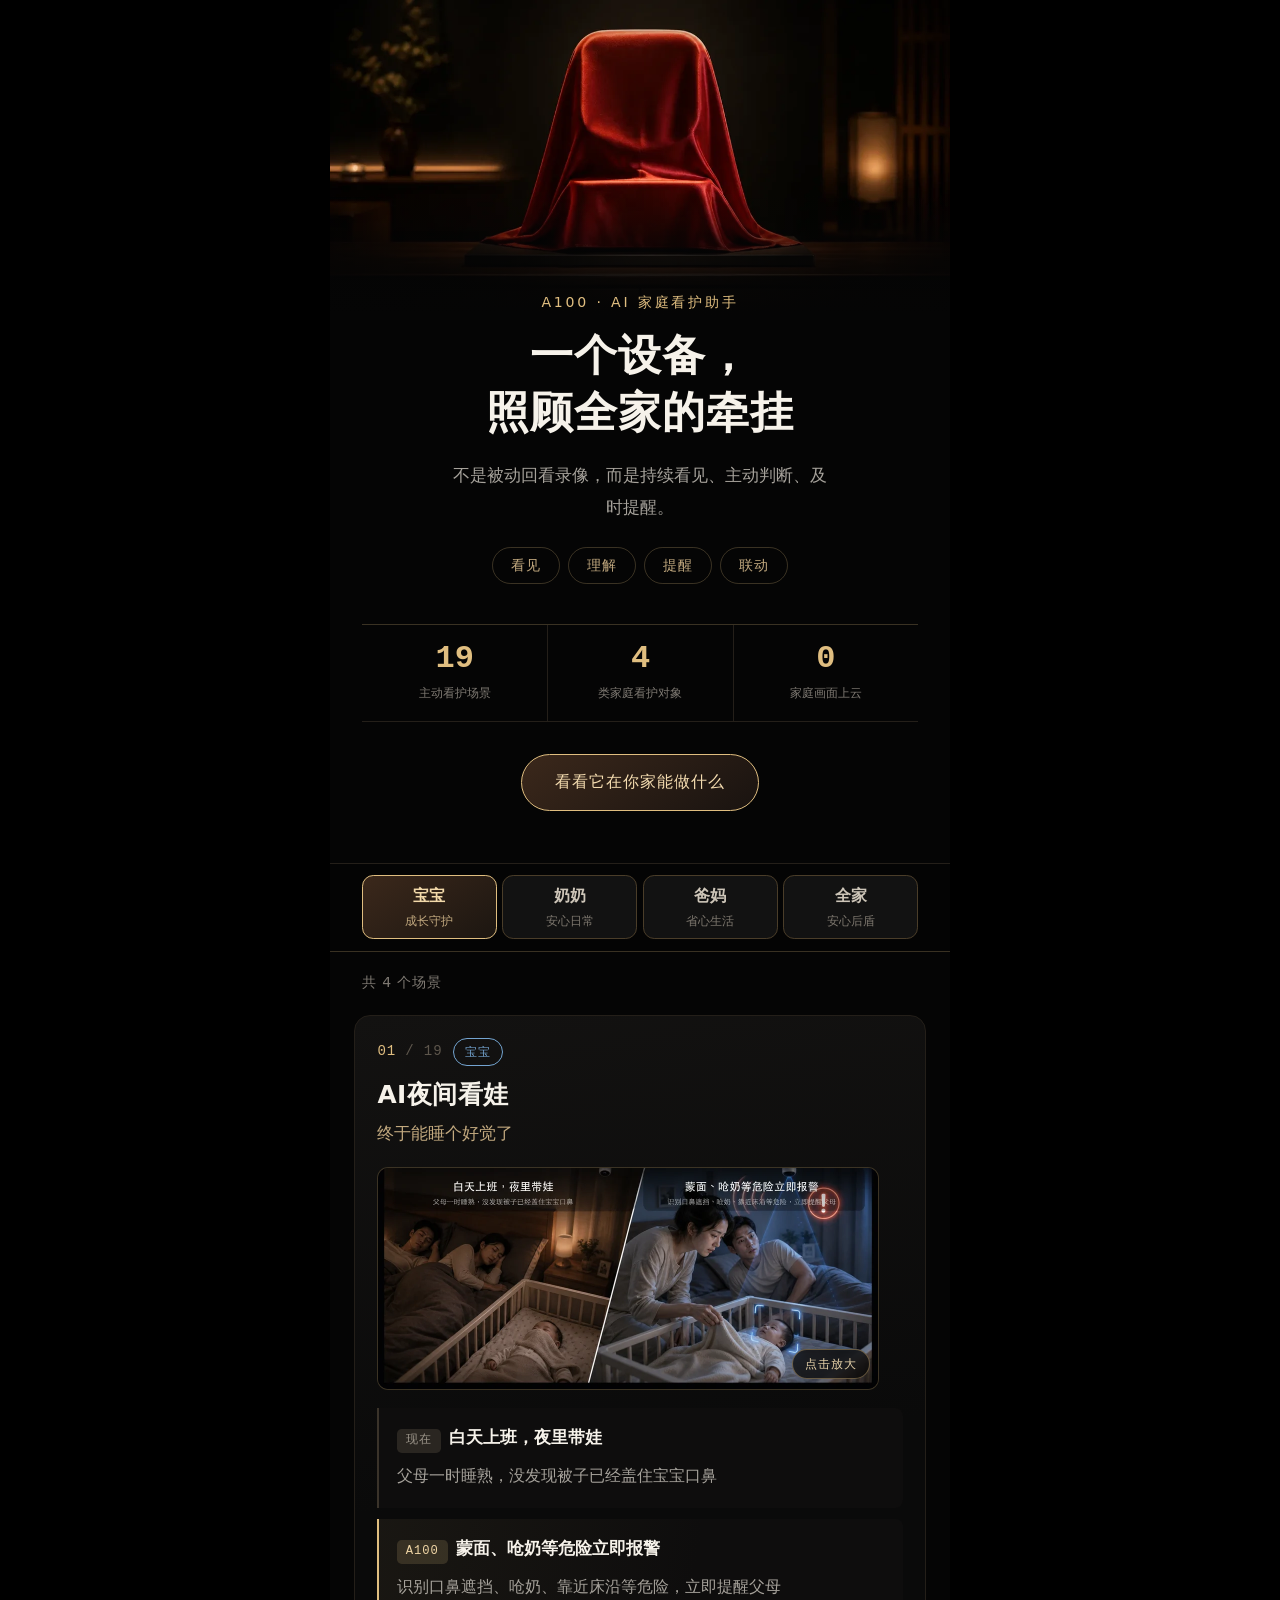
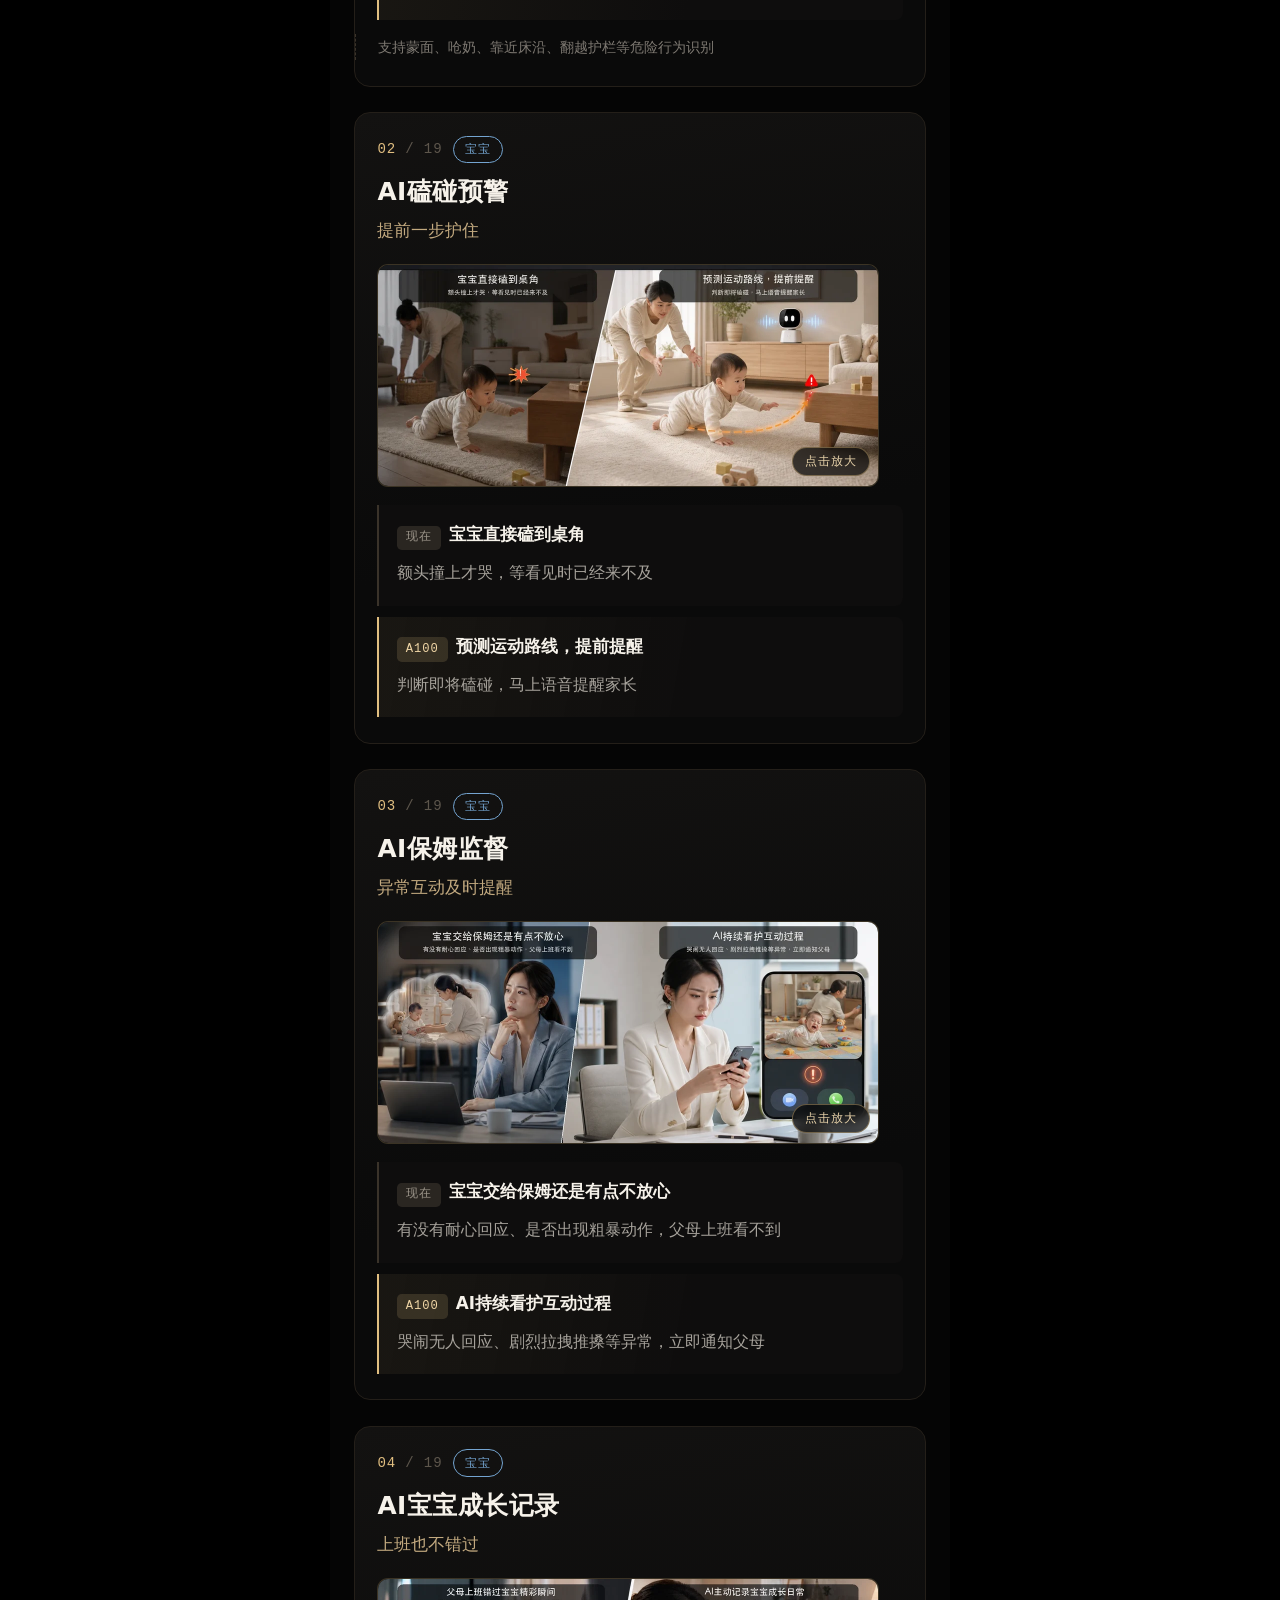
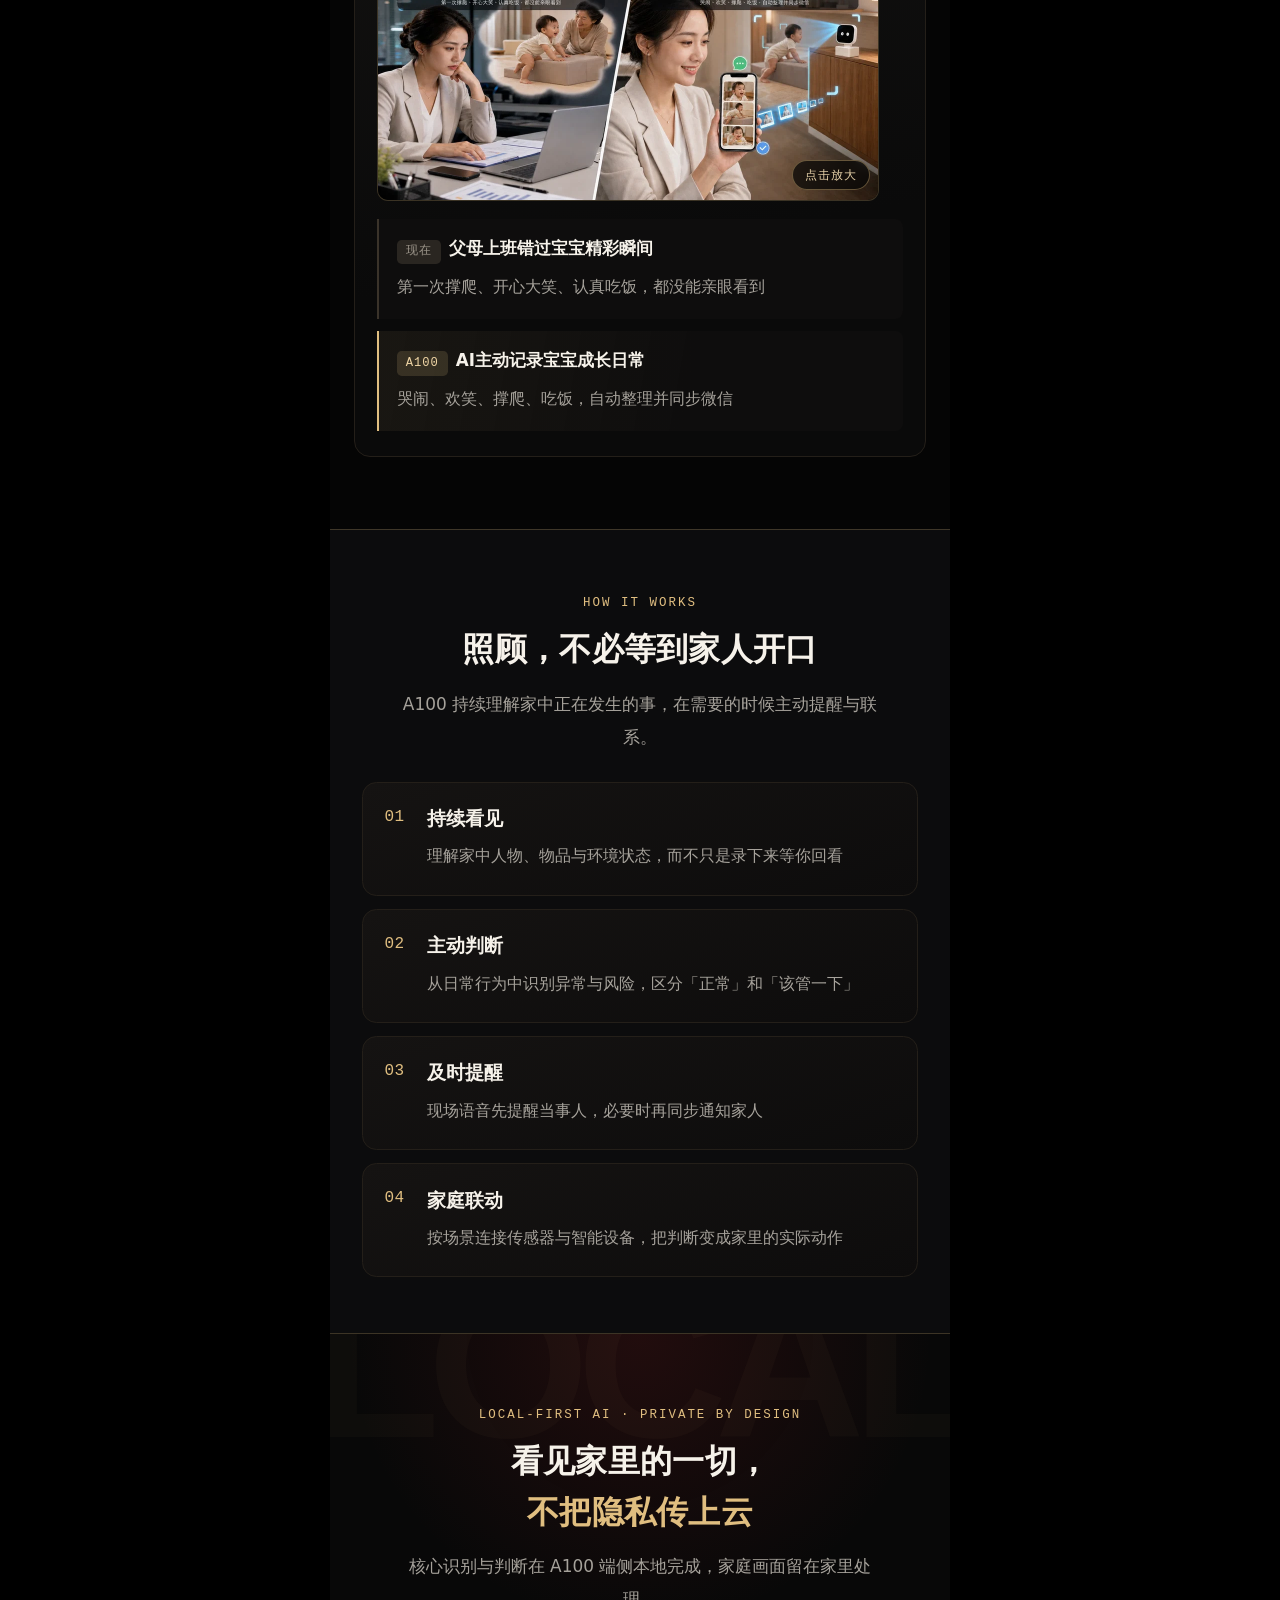
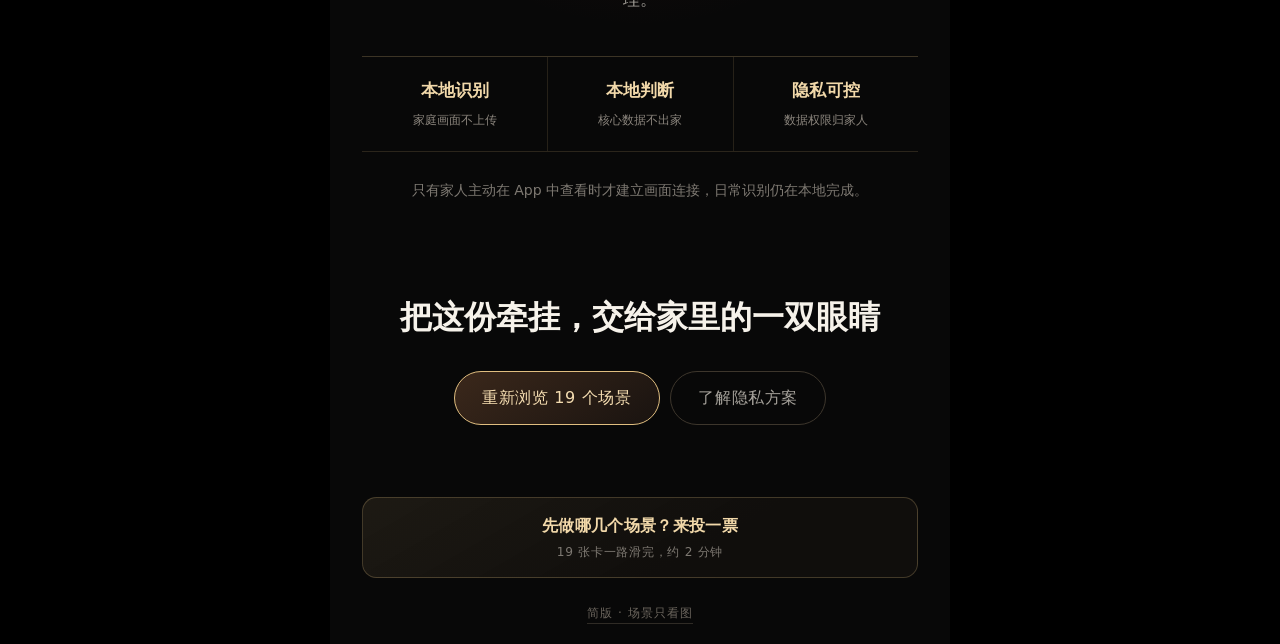
<file: index.html>
<!DOCTYPE html><html lang="zh-CN"><head><meta charSet="utf-8"/><meta name="viewport" content="width=device-width, viewport-fit=cover, initial-scale=1, maximum-scale=5"/><link rel="stylesheet" href="/_next/static/css/index.CF2ATmg8.css" data-rsc-css-href="/_next/static/css/index.CF2ATmg8.css" data-precedence="vite-rsc/importer-resources"/><link rel="modulepreload" fetchPriority="low" href="/_next/static/chunks/index-bKFy_aVH.js"/><script src="/_next/static/chunks/rolldown-runtime-DFEGrk7x.js" type="module" async=""></script><script src="/_next/static/chunks/framework-CZh43tRa.js" type="module" async=""></script><script src="/_next/static/chunks/app-elements-DCrmpow8.js" type="module" async=""></script><script src="/_next/static/chunks/hash-CJPcn2mk.js" type="module" async=""></script><script src="/_next/static/chunks/app-rsc-render-mode-D2LKp-63.js" type="module" async=""></script><script src="/_next/static/chunks/headers-CHh0EJRL.js" type="module" async=""></script><script src="/_next/static/chunks/protocol-headers-BAi6vrDC.js" type="module" async=""></script><script src="/_next/static/chunks/navigation-errors-BLoiTHW_.js" type="module" async=""></script><link rel="modulepreload" href="/_next/static/chunks/layout-segment-context-CilrUwkq.js" crossorigin=""/><link rel="modulepreload" href="/_next/static/chunks/version-switch-Buhahp_X.js" crossorigin=""/><link rel="modulepreload" href="/_next/static/chunks/scenes-CvkSU-wx.js" crossorigin=""/><link rel="modulepreload" href="/_next/static/chunks/query-CQD3JzPq.js" crossorigin=""/><link rel="modulepreload" href="/_next/static/chunks/scene-explorer-Bz4_KsGB.js" crossorigin=""/><title>A100 AI家庭看护助手｜19 个场景，不上云</title><meta name="description" content="宝宝、奶奶、爸妈、全家四类看护对象，19 项主动看护能力。识别与判断在设备本地完成，家庭画面不上传云端。"/><meta property="og:title" content="A100 AI家庭看护助手｜19 个场景，不上云"/><meta property="og:description" content="宝宝、奶奶、爸妈、全家四类看护对象，19 项主动看护能力。识别与判断在设备本地完成，家庭画面不上传云端。"/><meta property="og:url" content="https://itse003.github.io"/><meta property="og:site_name" content="A100 · AI 家庭看护助手"/><meta property="og:type" content="website"/><meta property="og:locale" content="zh_CN"/><meta property="og:image" content="https://itse003.github.io/og-card.jpg"/><meta property="og:image:width" content="800"/><meta property="og:image:height" content="800"/><meta property="og:image:alt" content="A100 AI家庭看护助手"/><meta name="twitter:card" content="summary"/><meta name="twitter:title" content="A100 AI家庭看护助手｜19 个场景，不上云"/><meta name="twitter:description" content="宝宝、奶奶、爸妈、全家四类看护对象，19 项主动看护能力。识别与判断在设备本地完成，家庭画面不上传云端。"/><meta name="twitter:image" content="https://itse003.github.io/og-card.jpg"/><link rel="shortcut icon" href="/apple-touch-icon.png"/><link rel="icon" href="/apple-touch-icon.png" sizes="180x180" type="image/png"/><link rel="icon" href="/favicon.svg" type="image/svg+xml"/><link rel="apple-touch-icon" href="/apple-touch-icon.png"/><link rel="canonical" href="https://itse003.github.io"/><meta name="theme-color" content="#050505"/><meta name="color-scheme" content="dark"/><script>Object.assign(((self[Symbol.for("vinext.navigationRuntime")]??={bootstrap:{routeManifest:null},functions:{}}).bootstrap.rsc??={rsc:[]}),{params:{},nav:{"pathname":"/","searchParams":[]}})</script><link rel="modulepreload" href="/_next/static/chunks/index-bKFy_aVH.js" />
</head><body><img class="wechat-thumb" src="/og-card.jpg" alt="" aria-hidden="true" width="800" height="800" loading="eager" decoding="async" fetchPriority="low"/><main class="shell"><script type="application/ld+json">{"@context":"https://schema.org","@type":"Product","name":"A100 AI家庭看护助手","description":"端侧本地 AI 家庭看护设备，覆盖宝宝、老人、父母与全家 19 个主动看护场景，核心识别与判断在设备本地完成。","brand":{"@type":"Brand","name":"A100"},"category":"家庭智能看护设备","additionalProperty":[{"@type":"PropertyValue","name":"AI夜间看娃","value":"蒙面、呛奶等危险立即报警：识别口鼻遮挡、呛奶、靠近床沿等危险，立即提醒父母"},{"@type":"PropertyValue","name":"AI磕碰预警","value":"预测运动路线，提前提醒：判断即将磕碰，马上语音提醒家长"},{"@type":"PropertyValue","name":"AI保姆监督","value":"AI持续看护互动过程：哭闹无人回应、剧烈拉拽推搡等异常，立即通知父母"},{"@type":"PropertyValue","name":"AI宝宝成长记录","value":"AI主动记录宝宝成长日常：哭闹、欢笑、撑爬、吃饭，自动整理并同步微信"},{"@type":"PropertyValue","name":"AI吃药守护","value":"到点主动确认：先提醒老人，未确认再通知家人"},{"@type":"PropertyValue","name":"AI用药助手","value":"对着药盒问，马上说明白：「药盒标注：一次 1 片；请按医嘱服用」"},{"@type":"PropertyValue","name":"长辈兴趣陪练","value":"边唱边练，随时出声指导：「这一句尾音再收稳，兰花指再抬高一点」"},{"@type":"PropertyValue","name":"AI日常关照","value":"看懂日常规律，不对劲主动说：「奶奶今天到 10 点还没起身，比平时晚了 3 个多小时」"},{"@type":"PropertyValue","name":"AI老人守护","value":"发现倒地立即询问：持续无人回应，马上联系预设家人"},{"@type":"PropertyValue","name":"AI饮食照应","value":"手抬起来的时候就提一句：「爸的血压这周偏高，这盘先少放一勺盐」"},{"@type":"PropertyValue","name":"AI做菜辅助","value":"开口一问，直接告诉你：「这锅先放 1 茶匙糖，尝味后再调整」"},{"@type":"PropertyValue","name":"AI离家巡检","value":"全屋状态一次确认：门锁、门窗、家电，出门自动检查"},{"@type":"PropertyValue","name":"AI视觉找物","value":"问一句就能找到：「遥控器最后放在沙发右边了」"},{"@type":"PropertyValue","name":"AI出门提醒","value":"走到门口主动提醒：「你的工牌还放在茶几上」"},{"@type":"PropertyValue","name":"AI宠物看护","value":"拆家刚有苗头，马上叫停：AI 现场语音制止，同时通知主人"},{"@type":"PropertyValue","name":"AI宠物互动","value":"叫声 + 行为，越看越懂它：「在阳台门口短叫又扒门，是想出去晒太阳」"},{"@type":"PropertyValue","name":"AI晾晒提醒","value":"天气 + 阳台画面综合判断：确认将下雨且衣被未收，立即提醒家人"},{"@type":"PropertyValue","name":"AI异常巡查","value":"发现可疑行为，立即告警：识别徘徊、试探门锁等异常，马上通知家人并联动物业"},{"@type":"PropertyValue","name":"AI家庭巡防","value":"全屋风险持续看护：联动设备识别火苗、门窗及水电燃气异常，立即报警并通知家人"}]}</script><header class="hero"><div class="hero-media"><img src="/media/hero.webp" alt="红布覆盖的 A100 AI 家庭看护助手" width="1200" height="651" fetchPriority="high" decoding="async"/></div><div class="hero-copy"><p class="hero-brand">A100 · AI 家庭看护助手</p><h1>一个设备，<br/>照顾全家的牵挂</h1><p class="hero-sub">不是被动回看录像，而是持续看见、主动判断、及时提醒。</p><ul class="hero-pills"><li>看见</li><li>理解</li><li>提醒</li><li>联动</li></ul><dl class="hero-stats"><div><dt>19</dt><dd>主动看护场景</dd></div><div><dt>4</dt><dd>类家庭看护对象</dd></div><div><dt>0</dt><dd>家庭画面上云</dd></div></dl><a class="hero-cta" href="#explorer">看看它在你家能做什么</a></div></header><section class="explorer" id="explorer" aria-label="19 个家庭看护场景"><div class="filter-bar"><div class="chips" role="group" aria-label="按家人筛选场景"><button type="button" aria-pressed="true" class="chip is-active">宝宝<small>成长守护</small></button><button type="button" aria-pressed="false" class="chip">奶奶<small>安心日常</small></button><button type="button" aria-pressed="false" class="chip">爸妈<small>省心生活</small></button><button type="button" aria-pressed="false" class="chip">全家<small>安心后盾</small></button></div></div><p class="result-count" aria-live="polite">共 <!-- -->4<!-- --> 个场景</p><ol class="scene-list" style="--scene-total:&quot;19&quot;"><li class="scene-card" id="scene-1"><div class="scene-head"><span class="scene-no">01</span><span class="scene-tag tag-baby">宝宝</span></div><h3 class="scene-name">AI夜间看娃</h3><p class="scene-claim">终于能睡个好觉了</p><button type="button" class="poster" aria-label="放大查看AI夜间看娃对照海报"><img src="/media/scene-night-1000.webp" srcSet="/media/scene-night-1000.webp 1000w, /media/scene-night-1500.webp 1500w" sizes="(min-width: 620px) 500px, 100vw" alt="AI夜间看娃对照画面：左侧白天上班，夜里带娃，右侧蒙面、呛奶等危险立即报警" width="1000" height="442" loading="lazy" decoding="async"/><span class="poster-zoom" aria-hidden="true">点击放大</span></button><dl class="compare"><div class="compare-row is-problem"><dt><span class="compare-label">现在</span>白天上班，夜里带娃</dt><dd>父母一时睡熟，没发现被子已经盖住宝宝口鼻</dd></div><div class="compare-row is-answer"><dt><span class="compare-label">A100</span>蒙面、呛奶等危险立即报警</dt><dd>识别口鼻遮挡、呛奶、靠近床沿等危险，立即提醒父母</dd></div></dl><p class="scene-note">支持蒙面、呛奶、靠近床沿、翻越护栏等危险行为识别</p></li><li class="scene-card" id="scene-2"><div class="scene-head"><span class="scene-no">02</span><span class="scene-tag tag-baby">宝宝</span></div><h3 class="scene-name">AI磕碰预警</h3><p class="scene-claim">提前一步护住</p><button type="button" class="poster" aria-label="放大查看AI磕碰预警对照海报"><img src="/media/scene-climbguard-1000.webp" srcSet="/media/scene-climbguard-1000.webp 1000w, /media/scene-climbguard-1500.webp 1500w" sizes="(min-width: 620px) 500px, 100vw" alt="AI磕碰预警对照画面：左侧宝宝直接磕到桌角，右侧预测运动路线，提前提醒" width="1000" height="442" loading="lazy" decoding="async"/><span class="poster-zoom" aria-hidden="true">点击放大</span></button><dl class="compare"><div class="compare-row is-problem"><dt><span class="compare-label">现在</span>宝宝直接磕到桌角</dt><dd>额头撞上才哭，等看见时已经来不及</dd></div><div class="compare-row is-answer"><dt><span class="compare-label">A100</span>预测运动路线，提前提醒</dt><dd>判断即将磕碰，马上语音提醒家长</dd></div></dl></li><li class="scene-card" id="scene-3"><div class="scene-head"><span class="scene-no">03</span><span class="scene-tag tag-baby">宝宝</span></div><h3 class="scene-name">AI保姆监督</h3><p class="scene-claim">异常互动及时提醒</p><button type="button" class="poster" aria-label="放大查看AI保姆监督对照海报"><img src="/media/scene-nanny-1000.webp" srcSet="/media/scene-nanny-1000.webp 1000w, /media/scene-nanny-1500.webp 1500w" sizes="(min-width: 620px) 500px, 100vw" alt="AI保姆监督对照画面：左侧宝宝交给保姆还是有点不放心，右侧AI持续看护互动过程" width="1000" height="442" loading="lazy" decoding="async"/><span class="poster-zoom" aria-hidden="true">点击放大</span></button><dl class="compare"><div class="compare-row is-problem"><dt><span class="compare-label">现在</span>宝宝交给保姆还是有点不放心</dt><dd>有没有耐心回应、是否出现粗暴动作，父母上班看不到</dd></div><div class="compare-row is-answer"><dt><span class="compare-label">A100</span>AI持续看护互动过程</dt><dd>哭闹无人回应、剧烈拉拽推搡等异常，立即通知父母</dd></div></dl></li><li class="scene-card" id="scene-4"><div class="scene-head"><span class="scene-no">04</span><span class="scene-tag tag-baby">宝宝</span></div><h3 class="scene-name">AI宝宝成长记录</h3><p class="scene-claim">上班也不错过</p><button type="button" class="poster" aria-label="放大查看AI宝宝成长记录对照海报"><img src="/media/scene-growth-1000.webp" srcSet="/media/scene-growth-1000.webp 1000w, /media/scene-growth-1500.webp 1500w" sizes="(min-width: 620px) 500px, 100vw" alt="AI宝宝成长记录对照画面：左侧父母上班错过宝宝精彩瞬间，右侧AI主动记录宝宝成长日常" width="1000" height="442" loading="lazy" decoding="async"/><span class="poster-zoom" aria-hidden="true">点击放大</span></button><dl class="compare"><div class="compare-row is-problem"><dt><span class="compare-label">现在</span>父母上班错过宝宝精彩瞬间</dt><dd>第一次撑爬、开心大笑、认真吃饭，都没能亲眼看到</dd></div><div class="compare-row is-answer"><dt><span class="compare-label">A100</span>AI主动记录宝宝成长日常</dt><dd>哭闹、欢笑、撑爬、吃饭，自动整理并同步微信</dd></div></dl></li></ol></section><section class="capability" aria-labelledby="capability-title"><div class="section-head"><p class="eyebrow">HOW IT WORKS</p><h2 id="capability-title">照顾，不必等到家人开口</h2><p class="section-lead">A100 持续理解家中正在发生的事，在需要的时候主动提醒与联系。</p></div><ol class="capability-list"><li><span class="capability-step">01</span><h3>持续看见</h3><p>理解家中人物、物品与环境状态，而不只是录下来等你回看</p></li><li><span class="capability-step">02</span><h3>主动判断</h3><p>从日常行为中识别异常与风险，区分「正常」和「该管一下」</p></li><li><span class="capability-step">03</span><h3>及时提醒</h3><p>现场语音先提醒当事人，必要时再同步通知家人</p></li><li><span class="capability-step">04</span><h3>家庭联动</h3><p>按场景连接传感器与智能设备，把判断变成家里的实际动作</p></li></ol></section><section class="privacy" aria-labelledby="privacy-title"><p class="eyebrow">LOCAL-FIRST AI · PRIVATE BY DESIGN</p><h2 id="privacy-title">看见家里的一切，<em>不把隐私传上云</em></h2><p class="section-lead">核心识别与判断在 A100 端侧本地完成，家庭画面留在家里处理。</p><ul class="privacy-proof"><li><strong>本地识别</strong><span>家庭画面不上传</span></li><li><strong>本地判断</strong><span>核心数据不出家</span></li><li><strong>隐私可控</strong><span>数据权限归家人</span></li></ul><p class="privacy-foot">只有家人主动在 App 中查看时才建立画面连接，日常识别仍在本地完成。</p></section><footer class="closing"><h2>把这份牵挂，交给家里的一双眼睛</h2><div class="closing-actions"><a class="btn btn-primary" href="#explorer">重新浏览 <!-- -->19<!-- --> 个场景</a><a class="btn btn-ghost" href="#privacy-title">了解隐私方案</a></div></footer></main><div class="vote-entry"><a href="/vote" class="vote-entry-btn"><b>先做哪几个场景？来投一票</b><span>19<!-- --> 张卡一路滑完，约 2 分钟</span></a></div><div class="version-switch-foot"><a href="/gallery">简版 · 场景只看图</a></div><script type="module" src="/_next/static/chunks/index-bKFy_aVH.js" id="_R_" async=""></script><script>((self[Symbol.for("vinext.navigationRuntime")]??={bootstrap:{routeManifest:null},functions:{}}).bootstrap.rsc??={rsc:[]}).rsc.push("2:I[\"ac9c84b5d4c0\",[],\"Children\",1]\n")</script><script>((self[Symbol.for("vinext.navigationRuntime")]??={bootstrap:{routeManifest:null},functions:{}}).bootstrap.rsc??={rsc:[]}).rsc.push("3:I[\"ade5f4f2263b\",[],\"VersionSwitch\",1]\n")</script><script>((self[Symbol.for("vinext.navigationRuntime")]??={bootstrap:{routeManifest:null},functions:{}}).bootstrap.rsc??={rsc:[]}).rsc.push("4:I[\"3745b2474da2\",[],\"GlobalErrorBoundary\",1]\n")</script><script>((self[Symbol.for("vinext.navigationRuntime")]??={bootstrap:{routeManifest:null},functions:{}}).bootstrap.rsc??={rsc:[]}).rsc.push("5:I[\"9546015c04af\",[],\"default\",1]\n")</script><script>((self[Symbol.for("vinext.navigationRuntime")]??={bootstrap:{routeManifest:null},functions:{}}).bootstrap.rsc??={rsc:[]}).rsc.push("6:I[\"3745b2474da2\",[],\"ErrorBoundary\",1]\n")</script><script>((self[Symbol.for("vinext.navigationRuntime")]??={bootstrap:{routeManifest:null},functions:{}}).bootstrap.rsc??={rsc:[]}).rsc.push("7:I[\"bcf645347735\",[],\"LayoutSegmentProvider\",1]\n")</script><script>((self[Symbol.for("vinext.navigationRuntime")]??={bootstrap:{routeManifest:null},functions:{}}).bootstrap.rsc??={rsc:[]}).rsc.push("8:I[\"ac9c84b5d4c0\",[],\"Slot\",1]\n")</script><script>((self[Symbol.for("vinext.navigationRuntime")]??={bootstrap:{routeManifest:null},functions:{}}).bootstrap.rsc??={rsc:[]}).rsc.push("9:I[\"d79506f378e5\",[],\"AppRouterScrollTarget\",1]\n")</script><script>((self[Symbol.for("vinext.navigationRuntime")]??={bootstrap:{routeManifest:null},functions:{}}).bootstrap.rsc??={rsc:[]}).rsc.push("a:I[\"3745b2474da2\",[],\"RedirectBoundary\",1]\n")</script><script>((self[Symbol.for("vinext.navigationRuntime")]??={bootstrap:{routeManifest:null},functions:{}}).bootstrap.rsc??={rsc:[]}).rsc.push(":HL[\"/_next/static/css/index.CF2ATmg8.css\",\"style\"     ]\n")</script><script>((self[Symbol.for("vinext.navigationRuntime")]??={bootstrap:{routeManifest:null},functions:{}}).bootstrap.rsc??={rsc:[]}).rsc.push("0:{\"__route\":\"route:/\",\"__interceptionContext\":null,\"__layoutIds\":[\"layout:/\"],\"__rootLayout\":\"/\",\"__sourcePage\":\"/page\",\"page:/\":\"$L1\",\"layout:/\":[[[[\"$\",\"link\",\"css:/_next/static/css/index.CF2ATmg8.css\",{\"rel\":\"stylesheet\",\"precedence\":\"vite-rsc/importer-resources\",\"href\":\"/_next/static/css/index.CF2ATmg8.css\",\"data-rsc-css-href\":\"/_next/static/css/index.CF2ATmg8.css\"}],\"$undefined\"],[\"$\",\"html\",null,{\"lang\":\"zh-CN\",\"children\":[\"$\",\"body\",null,{\"children\":[[\"$\",\"img\",null,{\"className\":\"wechat-thumb\",\"src\":\"/og-card.jpg\",\"alt\":\"\",\"aria-hidden\":\"true\",\"width\":800,\"height\":800,\"loading\":\"eager\",\"decoding\":\"async\",\"fetchPriority\":\"low\"}],[\"$\",\"$L2\",null,{}],[\"$\",\"$L3\",null,{}]]}]}]],null],\"route:/\":[[[\"$\",\"meta\",null,{\"charSet\":\"utf-8\"}],[[\"$\",\"title\",\"0\",{\"children\":\"A100 AI家庭看护助手｜19 个场景，不上云\"}],[\"$\",\"meta\",\"1\",{\"name\":\"description\",\"content\":\"宝宝、奶奶、爸妈、全家四类看护对象，19 项主动看护能力。识别与判断在设备本地完成，家庭画面不上传云端。\"}],[\"$\",\"meta\",\"2\",{\"property\":\"og:title\",\"content\":\"A100 AI家庭看护助手｜19 个场景，不上云\"}],[\"$\",\"meta\",\"3\",{\"property\":\"og:description\",\"content\":\"宝宝、奶奶、爸妈、全家四类看护对象，19 项主动看护能力。识别与判断在设备本地完成，家庭画面不上传云端。\"}],[\"$\",\"meta\",\"4\",{\"property\":\"og:url\",\"content\":\"https://itse003.github.io\"}],[\"$\",\"meta\",\"5\",{\"property\":\"og:site_name\",\"content\":\"A100 · AI 家庭看护助手\"}],[\"$\",\"meta\",\"6\",{\"property\":\"og:type\",\"content\":\"website\"}],[\"$\",\"meta\",\"7\",{\"property\":\"og:locale\",\"content\":\"zh_CN\"}],[\"$\",\"meta\",\"8\",{\"property\":\"og:image\",\"content\":\"https://itse003.github.io/og-card.jpg\"}],[\"$\",\"meta\",\"9\",{\"property\":\"og:image:width\",\"content\":\"800\"}],[\"$\",\"meta\",\"10\",{\"property\":\"og:image:height\",\"content\":\"800\"}],[\"$\",\"meta\",\"11\",{\"property\":\"og:image:alt\",\"content\":\"A100 AI家庭看护助手\"}],[\"$\",\"meta\",\"12\",{\"name\":\"twitter:card\",\"content\":\"summary\"}],[\"$\",\"meta\",\"13\",{\"name\":\"twitter:title\",\"content\":\"A100 AI家庭看护助手｜19 个场景，不上云\"}],[\"$\",\"meta\",\"14\",{\"name\":\"twitter:description\",\"content\":\"宝宝、奶奶、爸妈、全家四类看护对象，19 项主动看护能力。识别与判断在设备本地完成，家庭画面不上传云端。\"}],[\"$\",\"meta\",\"15\",{\"name\":\"twitter:image\",\"content\":\"https://itse003.github.io/og-card.jpg\"}],[\"$\",\"link\",\"16\",{\"rel\":\"shortcut icon\",\"href\":\"/apple-touch-icon.png\"}],[\"$\",\"link\",\"17\",{\"rel\":\"icon\",\"href\":\"/apple-touch-icon.png\",\"sizes\":\"180x180\",\"type\":\"image/png\"}],[\"$\",\"link\",\"18\",{\"rel\":\"icon\",\"href\":\"/favicon.svg\",\"type\":\"image/svg+xml\"}],[\"$\",\"link\",\"19\",{\"rel\":\"apple-touch-icon\",\"href\":\"/apple-touch-icon.png\"}],[\"$\",\"link\",\"20\",{\"rel\":\"canonical\",\"href\":\"https://itse003.github.io\"}]],[[\"$\",\"meta\",\"0\",{\"name\":\"viewport\",\"content\":\"width=device-width, viewport-fit=cover, initial-scale=1, maximum-scale=5\"}],[\"$\",\"meta\",\"1\",{\"name\":\"theme-color\",\"content\":\"#050505\"}],[\"$\",\"meta\",\"2\",{\"name\":\"color-scheme\",\"content\":\"dark\"}]]],[\"$\",\"$L4\",null,{\"fallback\":\"$5\",\"children\":[\"$\",\"$L6\",null,{\"fallback\":\"$5\",\"children\":[\"$\",\"$L7\",null,{\"providerId\":\"layout:/\",\"segmentMap\":{\"children\":[]},\"children\":[\"$\",\"$L8\",null,{\"id\":\"layout:/\",\"parallelSlots\":\"$undefined\",\"children\":[\"$\",\"$L9\",null,{\"children\":[\"$\",\"$La\",null,{\"children\":[[\"$\",\"$L7\",null,{\"providerId\":\"page:/\",\"segmentMap\":{\"children\":[\"__PAGE__\"]},\"children\":[\"$\",\"$L8\",null,{\"id\":\"page:/\"}]}],null]}]}]}]}]}]}],null,null],\"__layoutFlags\":{\"layout:/\":\"s\"},\"__artifactCompatibility\":{\"schemaVersion\":1,\"graphVersion\":\"app-route-graph:1177fd80f83fa7b0\",\"deploymentVersion\":\"1c65f249-7365-49be-ae3e-384812e6479a\",\"appElementsSchemaVersion\":1,\"rscPayloadSchemaVersion\":1,\"rootBoundaryId\":\"/\",\"renderEpoch\":null},\"__renderObservation\":{\"schemaVersion\":1,\"output\":{\"kind\":\"app-rsc\",\"mountedSlotsFingerprint\":null,\"renderEpoch\":null,\"rootBoundaryId\":\"/\",\"routeId\":\"route:/\"},\"completeness\":\"partial\",\"boundaryOutcome\":{\"kind\":\"unknown\"},\"requestApis\":[{\"kind\":\"connection\",\"status\":\"unknown\"},{\"kind\":\"cookies\",\"status\":\"unknown\"},{\"kind\":\"draftMode\",\"status\":\"unknown\"},{\"kind\":\"headers\",\"status\":\"unknown\"},{\"kind\":\"params\",\"status\":\"unknown\"},{\"kind\":\"searchParams\",\"status\":\"unknown\"}],\"dynamicFetches\":[],\"cacheTags\":[\"/\",\"_N_T_/\",\"_N_T_/index\",\"_N_T_/layout\",\"_N_T_/page\"],\"pathTags\":[\"/\"],\"cacheability\":\"unknown\",\"downgrade\":{\"target\":\"freshRender\",\"reasons\":[{\"code\":\"CP_DOWNGRADE_CACHEABILITY_UNKNOWN\",\"target\":\"freshRender\"},{\"code\":\"CP_DOWNGRADE_INCOMPLETE_OBSERVATION\",\"completeness\":\"partial\",\"target\":\"freshRender\"},{\"code\":\"CP_DOWNGRADE_UNKNOWN_REQUEST_API\",\"requestApi\":\"connection\",\"target\":\"freshRender\"},{\"code\":\"CP_DOWNGRADE_UNKNOWN_REQUEST_API\",\"requestApi\":\"cookies\",\"target\":\"freshRender\"},{\"code\":\"CP_DOWNGRADE_UNKNOWN_REQUEST_API\",\"requestApi\":\"draftMode\",\"target\":\"freshRender\"},{\"code\":\"CP_DOWNGRADE_UNKNOWN_REQUEST_API\",\"requestApi\":\"headers\",\"target\":\"freshRender\"},{\"code\":\"CP_DOWNGRADE_UNKNOWN_REQUEST_API\",\"requestApi\":\"params\",\"target\":\"freshRender\"},{\"code\":\"CP_DOWNGRADE_UNKNOWN_REQUEST_API\",\"requestApi\":\"searchParams\",\"target\":\"freshRender\"}],\"fallback\":{\"kind\":\"breakerFallback\",\"code\":\"CP_PRIVATE_DYNAMIC_DOWNGRADE\",\"mode\":\"renderFresh\",\"scope\":\"affectedOutput\",\"fields\":{\"reasonCodes\":[\"CP_DOWNGRADE_CACHEABILITY_UNKNOWN\",\"CP_DOWNGRADE_INCOMPLETE_OBSERVATION\",\"CP_DOWNGRADE_UNKNOWN_REQUEST_API\",\"CP_DOWNGRADE_UNKNOWN_REQUEST_API\",\"CP_DOWNGRADE_UNKNOWN_REQUEST_API\",\"CP_DOWNGRADE_UNKNOWN_REQUEST_API\",\"CP_DOWNGRADE_UNKNOWN_REQUEST_API\",\"CP_DOWNGRADE_UNKNOWN_REQUEST_API\"],\"target\":\"freshRender\"}},\"isPublicCacheCandidate\":false}}}\n")</script><script>((self[Symbol.for("vinext.navigationRuntime")]??={bootstrap:{routeManifest:null},functions:{}}).bootstrap.rsc??={rsc:[]}).rsc.push("c:I[\"76e2d64a2bc2\",[],\"SceneExplorer\",1]\n")</script><script>((self[Symbol.for("vinext.navigationRuntime")]??={bootstrap:{routeManifest:null},functions:{}}).bootstrap.rsc??={rsc:[]}).rsc.push(":HL[\"/media/hero.webp\",\"image\",{\"fetchPriority\":\"high\"}]\n")</script><script>((self[Symbol.for("vinext.navigationRuntime")]??={bootstrap:{routeManifest:null},functions:{}}).bootstrap.rsc??={rsc:[]}).rsc.push("b:Tc81,")</script><script>((self[Symbol.for("vinext.navigationRuntime")]??={bootstrap:{routeManifest:null},functions:{}}).bootstrap.rsc??={rsc:[]}).rsc.push("{\"@context\":\"https://schema.org\",\"@type\":\"Product\",\"name\":\"A100 AI家庭看护助手\",\"description\":\"端侧本地 AI 家庭看护设备，覆盖宝宝、老人、父母与全家 19 个主动看护场景，核心识别与判断在设备本地完成。\",\"brand\":{\"@type\":\"Brand\",\"name\":\"A100\"},\"category\":\"家庭智能看护设备\",\"additionalProperty\":[{\"@type\":\"PropertyValue\",\"name\":\"AI夜间看娃\",\"value\":\"蒙面、呛奶等危险立即报警：识别口鼻遮挡、呛奶、靠近床沿等危险，立即提醒父母\"},{\"@type\":\"PropertyValue\",\"name\":\"AI磕碰预警\",\"value\":\"预测运动路线，提前提醒：判断即将磕碰，马上语音提醒家长\"},{\"@type\":\"PropertyValue\",\"name\":\"AI保姆监督\",\"value\":\"AI持续看护互动过程：哭闹无人回应、剧烈拉拽推搡等异常，立即通知父母\"},{\"@type\":\"PropertyValue\",\"name\":\"AI宝宝成长记录\",\"value\":\"AI主动记录宝宝成长日常：哭闹、欢笑、撑爬、吃饭，自动整理并同步微信\"},{\"@type\":\"PropertyValue\",\"name\":\"AI吃药守护\",\"value\":\"到点主动确认：先提醒老人，未确认再通知家人\"},{\"@type\":\"PropertyValue\",\"name\":\"AI用药助手\",\"value\":\"对着药盒问，马上说明白：「药盒标注：一次 1 片；请按医嘱服用」\"},{\"@type\":\"PropertyValue\",\"name\":\"长辈兴趣陪练\",\"value\":\"边唱边练，随时出声指导：「这一句尾音再收稳，兰花指再抬高一点」\"},{\"@type\":\"PropertyValue\",\"name\":\"AI日常关照\",\"value\":\"看懂日常规律，不对劲主动说：「奶奶今天到 10 点还没起身，比平时晚了 3 个多小时」\"},{\"@type\":\"PropertyValue\",\"name\":\"AI老人守护\",\"value\":\"发现倒地立即询问：持续无人回应，马上联系预设家人\"},{\"@type\":\"PropertyValue\",\"name\":\"AI饮食照应\",\"value\":\"手抬起来的时候就提一句：「爸的血压这周偏高，这盘先少放一勺盐」\"},{\"@type\":\"PropertyValue\",\"name\":\"AI做菜辅助\",\"value\":\"开口一问，直接告诉你：「这锅先放 1 茶匙糖，尝味后再调整」\"},{\"@type\":\"PropertyValue\",\"name\":\"AI离家巡检\",\"value\":\"全屋状态一次确认：门锁、门窗、家电，出门自动检查\"},{\"@type\":\"PropertyValue\",\"name\":\"AI视觉找物\",\"value\":\"问一句就能找到：「遥控器最后放在沙发右边了」\"},{\"@type\":\"PropertyValue\",\"name\":\"AI出门提醒\",\"value\":\"走到门口主动提醒：「你的工牌还放在茶几上」\"},{\"@type\":\"PropertyValue\",\"name\":\"AI宠物看护\",\"value\":\"拆家刚有苗头，马上叫停：AI 现场语音制止，同时通知主人\"},{\"@type\":\"PropertyValue\",\"name\":\"AI宠物互动\",\"value\":\"叫声 + 行为，越看越懂它：「在阳台门口短叫又扒门，是想出去晒太阳」\"},{\"@type\":\"PropertyValue\",\"name\":\"AI晾晒提醒\",\"value\":\"天气 + 阳台画面综合判断：确认将下雨且衣被未收，立即提醒家人\"},{\"@type\":\"PropertyValue\",\"name\":\"AI异常巡查\",\"value\":\"发现可疑行为，立即告警：识别徘徊、试探门锁等异常，马上通知家人并联动物业\"},{\"@type\":\"PropertyValue\",\"name\":\"AI家庭巡防\",\"value\":\"全屋风险持续看护：联动设备识别火苗、门窗及水电燃气异常，立即报警并通知家人\"}]}")</script><script>((self[Symbol.for("vinext.navigationRuntime")]??={bootstrap:{routeManifest:null},functions:{}}).bootstrap.rsc??={rsc:[]}).rsc.push("1:[\"$\",\"main\",null,{\"className\":\"shell\",\"children\":[[\"$\",\"script\",null,{\"type\":\"application/ld+json\",\"dangerouslySetInnerHTML\":{\"__html\":\"$b\"}}],[\"$\",\"header\",null,{\"className\":\"hero\",\"children\":[[\"$\",\"div\",null,{\"className\":\"hero-media\",\"children\":[\"$\",\"img\",null,{\"src\":\"/media/hero.webp\",\"alt\":\"红布覆盖的 A100 AI 家庭看护助手\",\"width\":1200,\"height\":651,\"fetchPriority\":\"high\",\"decoding\":\"async\"}]}],[\"$\",\"div\",null,{\"className\":\"hero-copy\",\"children\":[[\"$\",\"p\",null,{\"className\":\"hero-brand\",\"children\":\"A100 · AI 家庭看护助手\"}],[\"$\",\"h1\",null,{\"children\":[\"一个设备，\",[\"$\",\"br\",null,{}],\"照顾全家的牵挂\"]}],[\"$\",\"p\",null,{\"className\":\"hero-sub\",\"children\":\"不是被动回看录像，而是持续看见、主动判断、及时提醒。\"}],[\"$\",\"ul\",null,{\"className\":\"hero-pills\",\"children\":[[\"$\",\"li\",null,{\"children\":\"看见\"}],[\"$\",\"li\",null,{\"children\":\"理解\"}],[\"$\",\"li\",null,{\"children\":\"提醒\"}],[\"$\",\"li\",null,{\"children\":\"联动\"}]]}],[\"$\",\"dl\",null,{\"className\":\"hero-stats\",\"children\":[[\"$\",\"div\",null,{\"children\":[[\"$\",\"dt\",null,{\"children\":19}],[\"$\",\"dd\",null,{\"children\":\"主动看护场景\"}]]}],[\"$\",\"div\",null,{\"children\":[[\"$\",\"dt\",null,{\"children\":\"4\"}],[\"$\",\"dd\",null,{\"children\":\"类家庭看护对象\"}]]}],[\"$\",\"div\",null,{\"children\":[[\"$\",\"dt\",null,{\"children\":\"0\"}],[\"$\",\"dd\",null,{\"children\":\"家庭画面上云\"}]]}]]}],[\"$\",\"a\",null,{\"className\":\"hero-cta\",\"href\":\"#explorer\",\"children\":\"看看它在你家能做什么\"}]]}]]}],[\"$\",\"$Lc\",null,{}],[\"$\",\"section\",null,{\"className\":\"capability\",\"aria-labelledby\":\"capability-title\",\"children\":[[\"$\",\"div\",null,{\"className\":\"section-head\",\"children\":[[\"$\",\"p\",null,{\"className\":\"eyebrow\",\"children\":\"HOW IT WORKS\"}],[\"$\",\"h2\",null,{\"id\":\"capability-title\",\"children\":\"照顾，不必等到家人开口\"}],[\"$\",\"p\",null,{\"className\":\"section-lead\",\"children\":\"A100 持续理解家中正在发生的事，在需要的时候主动提醒与联系。\"}]]}],[\"$\",\"ol\",null,{\"className\":\"capability-list\",\"children\":[[\"$\",\"li\",\"01\",{\"children\":[[\"$\",\"span\",null,{\"className\":\"capability-step\",\"children\":\"01\"}],[\"$\",\"h3\",null,{\"children\":\"持续看见\"}],[\"$\",\"p\",null,{\"children\":\"理解家中人物、物品与环境状态，而不只是录下来等你回看\"}]]}],[\"$\",\"li\",\"02\",{\"children\":[[\"$\",\"span\",null,{\"className\":\"capability-step\",\"children\":\"02\"}],[\"$\",\"h3\",null,{\"children\":\"主动判断\"}],[\"$\",\"p\",null,{\"children\":\"从日常行为中识别异常与风险，区分「正常」和「该管一下」\"}]]}],[\"$\",\"li\",\"03\",{\"children\":[[\"$\",\"span\",null,{\"className\":\"capability-step\",\"children\":\"03\"}],[\"$\",\"h3\",null,{\"children\":\"及时提醒\"}],\"$Ld\"]}],\"$Le\"]}]]}],\"$Lf\",\"$L10\"]}]\n")</script><script>((self[Symbol.for("vinext.navigationRuntime")]??={bootstrap:{routeManifest:null},functions:{}}).bootstrap.rsc??={rsc:[]}).rsc.push("d:[\"$\",\"p\",null,{\"children\":\"现场语音先提醒当事人，必要时再同步通知家人\"}]\n")</script><script>((self[Symbol.for("vinext.navigationRuntime")]??={bootstrap:{routeManifest:null},functions:{}}).bootstrap.rsc??={rsc:[]}).rsc.push("e:[\"$\",\"li\",\"04\",{\"children\":[[\"$\",\"span\",null,{\"className\":\"capability-step\",\"children\":\"04\"}],[\"$\",\"h3\",null,{\"children\":\"家庭联动\"}],[\"$\",\"p\",null,{\"children\":\"按场景连接传感器与智能设备，把判断变成家里的实际动作\"}]]}]\n")</script><script>((self[Symbol.for("vinext.navigationRuntime")]??={bootstrap:{routeManifest:null},functions:{}}).bootstrap.rsc??={rsc:[]}).rsc.push("f:[\"$\",\"section\",null,{\"className\":\"privacy\",\"aria-labelledby\":\"privacy-title\",\"children\":[[\"$\",\"p\",null,{\"className\":\"eyebrow\",\"children\":\"LOCAL-FIRST AI · PRIVATE BY DESIGN\"}],[\"$\",\"h2\",null,{\"id\":\"privacy-title\",\"children\":[\"看见家里的一切，\",[\"$\",\"em\",null,{\"children\":\"不把隐私传上云\"}]]}],[\"$\",\"p\",null,{\"className\":\"section-lead\",\"children\":\"核心识别与判断在 A100 端侧本地完成，家庭画面留在家里处理。\"}],[\"$\",\"ul\",null,{\"className\":\"privacy-proof\",\"children\":[[\"$\",\"li\",null,{\"children\":[[\"$\",\"strong\",null,{\"children\":\"本地识别\"}],[\"$\",\"span\",null,{\"children\":\"家庭画面不上传\"}]]}],[\"$\",\"li\",null,{\"children\":[[\"$\",\"strong\",null,{\"children\":\"本地判断\"}],[\"$\",\"span\",null,{\"children\":\"核心数据不出家\"}]]}],[\"$\",\"li\",null,{\"children\":[[\"$\",\"strong\",null,{\"children\":\"隐私可控\"}],[\"$\",\"span\",null,{\"children\":\"数据权限归家人\"}]]}]]}],[\"$\",\"p\",null,{\"className\":\"privacy-foot\",\"children\":\"只有家人主动在 App 中查看时才建立画面连接，日常识别仍在本地完成。\"}]]}]\n")</script><script>((self[Symbol.for("vinext.navigationRuntime")]??={bootstrap:{routeManifest:null},functions:{}}).bootstrap.rsc??={rsc:[]}).rsc.push("10:[\"$\",\"footer\",null,{\"className\":\"closing\",\"children\":[[\"$\",\"h2\",null,{\"children\":\"把这份牵挂，交给家里的一双眼睛\"}],[\"$\",\"div\",null,{\"className\":\"closing-actions\",\"children\":[[\"$\",\"a\",null,{\"className\":\"btn btn-primary\",\"href\":\"#explorer\",\"children\":[\"重新浏览 \",19,\" 个场景\"]}],[\"$\",\"a\",null,{\"className\":\"btn btn-ghost\",\"href\":\"#privacy-title\",\"children\":\"了解隐私方案\"}]]}]]}]\n")</script><script>Object.assign(((self[Symbol.for("vinext.navigationRuntime")]??={bootstrap:{routeManifest:null},functions:{}}).bootstrap.rsc??={rsc:[]}),{"initialCacheKind":"static"});((self[Symbol.for("vinext.navigationRuntime")]??={bootstrap:{routeManifest:null},functions:{}}).bootstrap.rsc??={rsc:[]}).done=true</script></body></html>
</file>
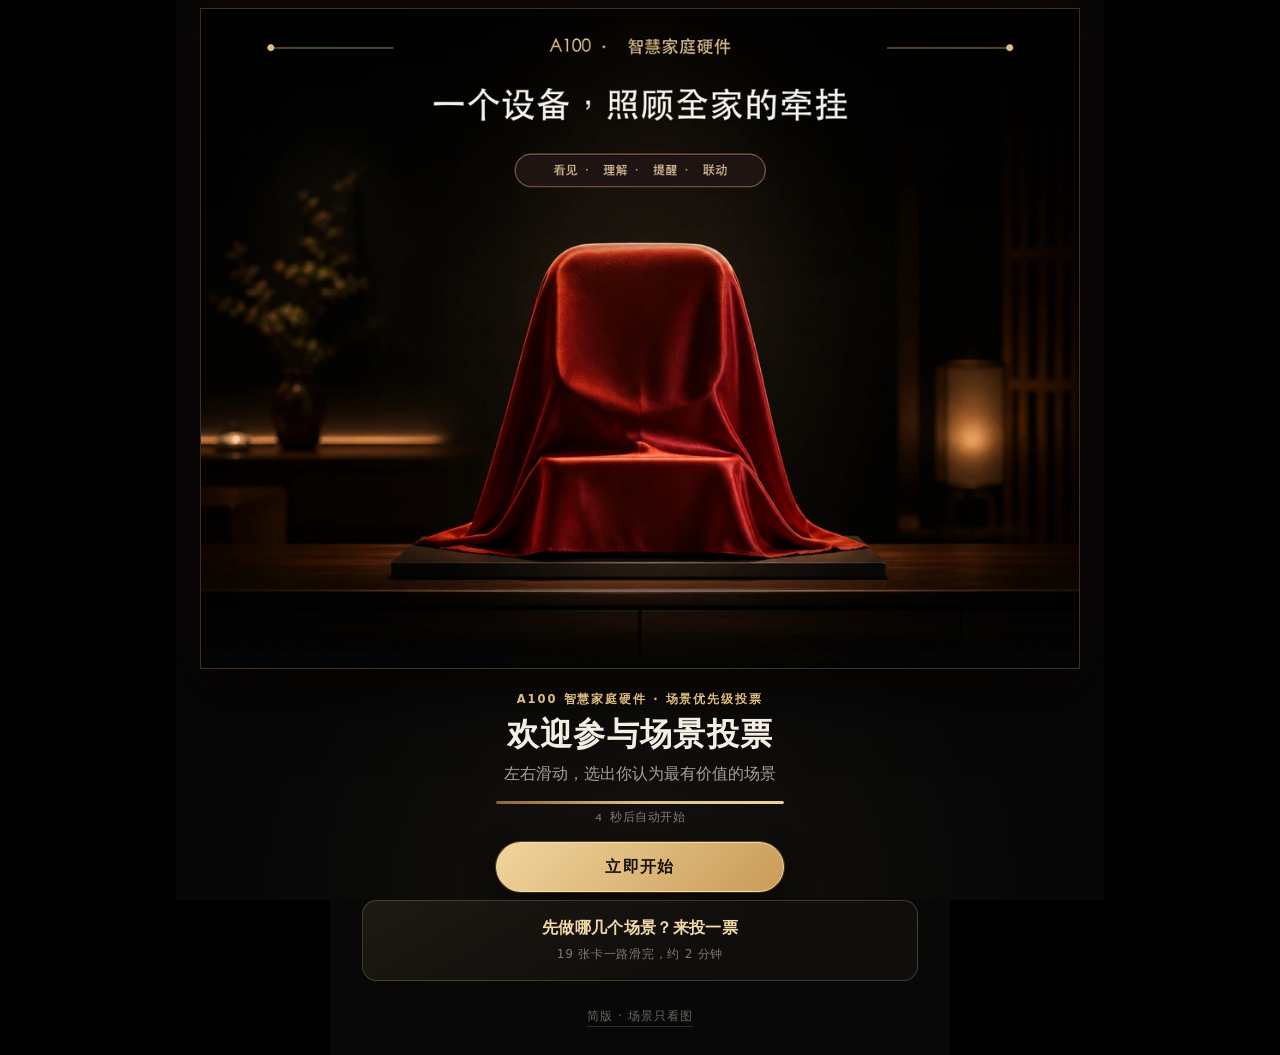
<file: cvote/index.html>
<!DOCTYPE html><html lang="zh-CN"><head><meta charSet="utf-8"/><meta name="viewport" content="width=device-width, viewport-fit=cover, initial-scale=1, maximum-scale=5"/><link rel="stylesheet" href="/_next/static/css/index.CF2ATmg8.css" data-rsc-css-href="/_next/static/css/index.CF2ATmg8.css" data-precedence="vite-rsc/importer-resources"/><link rel="modulepreload" fetchPriority="low" href="/_next/static/chunks/index-bKFy_aVH.js"/><script src="/_next/static/chunks/rolldown-runtime-DFEGrk7x.js" type="module" async=""></script><script src="/_next/static/chunks/framework-CZh43tRa.js" type="module" async=""></script><script src="/_next/static/chunks/app-elements-DCrmpow8.js" type="module" async=""></script><script src="/_next/static/chunks/hash-CJPcn2mk.js" type="module" async=""></script><script src="/_next/static/chunks/app-rsc-render-mode-D2LKp-63.js" type="module" async=""></script><script src="/_next/static/chunks/headers-CHh0EJRL.js" type="module" async=""></script><script src="/_next/static/chunks/protocol-headers-BAi6vrDC.js" type="module" async=""></script><script src="/_next/static/chunks/navigation-errors-BLoiTHW_.js" type="module" async=""></script><link rel="modulepreload" href="/_next/static/chunks/layout-segment-context-CilrUwkq.js" crossorigin=""/><link rel="modulepreload" href="/_next/static/chunks/version-switch-Buhahp_X.js" crossorigin=""/><link rel="modulepreload" href="/_next/static/chunks/scenes-CvkSU-wx.js" crossorigin=""/><link rel="modulepreload" href="/_next/static/chunks/query-CQD3JzPq.js" crossorigin=""/><link rel="modulepreload" href="/_next/static/chunks/vote-app-DBGqQ8Kf.js" crossorigin=""/><link rel="modulepreload" href="/_next/static/chunks/vote-copy-qImeIajW.js" crossorigin=""/><title>智能家居硬件高价值场景诚邀投票</title><meta name="description" content="诚邀您参与投票，选出对用户最有价值、最值得优先落地的智能家居场景。"/><meta name="robots" content="noindex, nofollow"/><meta property="og:title" content="智能家居硬件高价值场景诚邀投票"/><meta property="og:description" content="诚邀您参与投票，选出对用户最有价值、最值得优先落地的智能家居场景。"/><meta property="og:url" content="https://itse003.github.io/cvote"/><meta property="og:site_name" content="A100 · AI 家庭看护助手"/><meta property="og:type" content="website"/><meta property="og:locale" content="zh_CN"/><meta property="og:image" content="https://itse003.github.io/vote-share-card.jpg"/><meta property="og:image:width" content="800"/><meta property="og:image:height" content="800"/><meta property="og:image:type" content="image/jpeg"/><meta property="og:image:alt" content="智能家居硬件高价值场景投票"/><meta name="twitter:card" content="summary"/><meta name="twitter:title" content="智能家居硬件高价值场景诚邀投票"/><meta name="twitter:description" content="诚邀您参与投票，选出对用户最有价值、最值得优先落地的智能家居场景。"/><meta name="twitter:image" content="https://itse003.github.io/vote-share-card.jpg"/><link rel="shortcut icon" href="/apple-touch-icon.png"/><link rel="icon" href="/apple-touch-icon.png" sizes="180x180" type="image/png"/><link rel="icon" href="/favicon.svg" type="image/svg+xml"/><link rel="apple-touch-icon" href="/apple-touch-icon.png"/><link rel="canonical" href="https://itse003.github.io/cvote"/><meta name="theme-color" content="#050505"/><meta name="color-scheme" content="dark"/><script>Object.assign(((self[Symbol.for("vinext.navigationRuntime")]??={bootstrap:{routeManifest:null},functions:{}}).bootstrap.rsc??={rsc:[]}),{params:{},nav:{"pathname":"/cvote","searchParams":[]}})</script><link rel="modulepreload" href="/_next/static/chunks/index-bKFy_aVH.js" />
</head><body><img class="wechat-thumb" src="/og-card.jpg" alt="" aria-hidden="true" width="800" height="800" loading="eager" decoding="async" fetchPriority="low"/><div class="vote-shell" data-phase="deck"><header class="vote-bar"><div class="vote-bar-row"><span class="vote-progress">第 <b>1</b> / <!-- -->19</span></div><div class="vote-rail" aria-hidden="true"><span style="width:0%"></span></div></header><div class="vote-stage"><div class="vote-card-slot" style="--depth:0;z-index:3"><article class="vote-card is-top"><header class="vote-card-titlebar"><span class="vote-title-rule" aria-hidden="true"></span><span class="vote-title-copy"><strong>AI夜间看娃</strong></span><span class="vote-title-rule" aria-hidden="true"></span></header><picture class="vote-card-media" style="background-image:url(/media/scene-night-1000.webp)"><img class="vote-card-poster" src="/media/scene-night-1000.webp" srcSet="/media/scene-night-1000.webp 1000w, /media/scene-night-1500.webp 1500w, /media/scene-night-1920.webp 1920w" sizes="(min-width: 620px) and (max-height: 780px) min(calc(100vw - 2rem), 52rem, calc(100svh + 3rem)), (min-width: 620px) and (max-width: 1600px) and (max-height: 1000px) and (min-aspect-ratio: 3/2) min(calc(100vw - 2rem), 52rem, calc(100svh + 3rem)), (min-width: 620px) min(calc(100vw - 2rem), 96rem, calc(100svh + 4rem)), calc(100vw - .375rem)" width="1000" height="442" alt="AI夜间看娃｜左边是现在的情况，右边是 A100 的做法" draggable="false" loading="eager" decoding="async" fetchPriority="high"/></picture><div class="vote-card-body"><div class="vote-card-head"><span class="vote-card-no">01</span><h2>AI夜间看娃</h2><span class="scene-tag tag-baby">宝宝</span></div><p class="vote-card-claim">爸妈终于能睡个好觉了</p><dl class="vote-card-compare"><div class="vote-cmp is-now"><dt><i>现在</i>白天上班，夜里带娃</dt><dd>父母一时睡熟，没发现被子已经盖住宝宝口鼻</dd></div><div class="vote-cmp is-a100"><dt><i>A100</i>蒙面、呛奶等危险立即报警</dt><dd>识别口鼻遮挡、呛奶、靠近床沿等危险，立即提醒父母</dd></div></dl></div><span class="vote-stamp is-like" aria-hidden="true">心动</span><span class="vote-stamp is-nope" aria-hidden="true">PASS</span></article></div><div class="vote-card-slot" style="--depth:1;z-index:2"><article class="vote-card"><header class="vote-card-titlebar"><span class="vote-title-rule" aria-hidden="true"></span><span class="vote-title-copy"><strong>AI磕碰预警</strong></span><span class="vote-title-rule" aria-hidden="true"></span></header><picture class="vote-card-media" style="background-image:url(/media/scene-climbguard-1000.webp)"><img class="vote-card-poster" src="/media/scene-climbguard-1000.webp" width="1000" height="442" alt="AI磕碰预警｜左边是现在的情况，右边是 A100 的做法" draggable="false" loading="eager" decoding="async" fetchPriority="low"/></picture><div class="vote-card-body"><div class="vote-card-head"><span class="vote-card-no">02</span><h2>AI磕碰预警</h2><span class="scene-tag tag-baby">宝宝</span></div><p class="vote-card-claim">提前一步护住</p><dl class="vote-card-compare"><div class="vote-cmp is-now"><dt><i>现在</i>宝宝直接磕到桌角</dt><dd>额头撞上才哭，等看见时已经来不及</dd></div><div class="vote-cmp is-a100"><dt><i>A100</i>预测运动路线，提前提醒</dt><dd>判断即将磕碰，马上语音提醒家长</dd></div></dl></div><span class="vote-stamp is-like" aria-hidden="true">心动</span><span class="vote-stamp is-nope" aria-hidden="true">PASS</span></article></div><div class="vote-card-slot" style="--depth:2;z-index:1"><article class="vote-card"><header class="vote-card-titlebar"><span class="vote-title-rule" aria-hidden="true"></span><span class="vote-title-copy"><strong>AI保姆监督</strong></span><span class="vote-title-rule" aria-hidden="true"></span></header><picture class="vote-card-media" style="background-image:url(/media/scene-nanny-1000.webp)"><img class="vote-card-poster" src="/media/scene-nanny-1000.webp" width="1000" height="442" alt="AI保姆监督｜左边是现在的情况，右边是 A100 的做法" draggable="false" loading="lazy" decoding="async" fetchPriority="low"/></picture><div class="vote-card-body"><div class="vote-card-head"><span class="vote-card-no">03</span><h2>AI保姆监督</h2><span class="scene-tag tag-baby">宝宝</span></div><p class="vote-card-claim">异常互动及时提醒</p><dl class="vote-card-compare"><div class="vote-cmp is-now"><dt><i>现在</i>宝宝交给保姆还是有点不放心</dt><dd>有没有耐心回应、是否出现粗暴动作，父母上班看不到</dd></div><div class="vote-cmp is-a100"><dt><i>A100</i>AI持续看护互动过程</dt><dd>哭闹无人回应、剧烈拉拽推搡等异常，立即通知父母</dd></div></dl></div><span class="vote-stamp is-like" aria-hidden="true">心动</span><span class="vote-stamp is-nope" aria-hidden="true">PASS</span></article></div></div><footer class="vote-actions"><div class="vote-action vote-action-undo"><button type="button" class="vote-btn vote-btn-undo" disabled="" aria-label="撤销上一张"><svg viewBox="0 0 24 24" fill="none" stroke="currentColor" stroke-width="2.2" stroke-linecap="round" stroke-linejoin="round" aria-hidden="true" focusable="false"><path d="M3 12a9 9 0 1 0 3.2-6.9L3 8"></path><path d="M3 3v5h5"></path></svg></button><span class="vote-action-label">撤销</span></div><div class="vote-action vote-action-pass"><button type="button" class="vote-btn vote-btn-pass" aria-label="Pass，这一版可以先不做"><svg viewBox="0 0 24 24" fill="none" stroke="currentColor" stroke-width="2.6" stroke-linecap="round" stroke-linejoin="round" aria-hidden="true" focusable="false"><path d="M18 6 6 18"></path><path d="m6 6 12 12"></path></svg></button><span class="vote-action-label">Pass</span></div><div class="vote-action vote-action-like"><button type="button" class="vote-btn vote-btn-like" aria-label="心动，这个场景值得做"><svg viewBox="0 0 24 24" fill="currentColor" stroke="currentColor" stroke-width="1.6" stroke-linecap="round" stroke-linejoin="round" aria-hidden="true" focusable="false"><path d="M19 14c1.5-1.5 3-3.2 3-5.5A5.5 5.5 0 0 0 16.5 3c-1.8 0-3 .5-4.5 2-1.5-1.5-2.7-2-4.5-2A5.5 5.5 0 0 0 2 8.5c0 2.3 1.5 4 3 5.5l7 7z"></path></svg></button><span class="vote-action-label">心动</span></div></footer><noscript><style>.vote-fallback.is-slow{display:none}</style><p class="vote-fallback is-noscript">浏览器禁用了 JavaScript：卡片可以照常看，但没法投票。 换微信、Safari 或 Chrome 打开这个链接就行。</p></noscript><p class="vote-fallback is-slow" role="status">加载有点慢，刷新一下试试</p></div><script type="module" src="/_next/static/chunks/index-bKFy_aVH.js" id="_R_" async=""></script><script>((self[Symbol.for("vinext.navigationRuntime")]??={bootstrap:{routeManifest:null},functions:{}}).bootstrap.rsc??={rsc:[]}).rsc.push("2:I[\"ac9c84b5d4c0\",[],\"Children\",1]\n")</script><script>((self[Symbol.for("vinext.navigationRuntime")]??={bootstrap:{routeManifest:null},functions:{}}).bootstrap.rsc??={rsc:[]}).rsc.push("3:I[\"ade5f4f2263b\",[],\"VersionSwitch\",1]\n")</script><script>((self[Symbol.for("vinext.navigationRuntime")]??={bootstrap:{routeManifest:null},functions:{}}).bootstrap.rsc??={rsc:[]}).rsc.push("4:I[\"3745b2474da2\",[],\"GlobalErrorBoundary\",1]\n")</script><script>((self[Symbol.for("vinext.navigationRuntime")]??={bootstrap:{routeManifest:null},functions:{}}).bootstrap.rsc??={rsc:[]}).rsc.push("5:I[\"9546015c04af\",[],\"default\",1]\n")</script><script>((self[Symbol.for("vinext.navigationRuntime")]??={bootstrap:{routeManifest:null},functions:{}}).bootstrap.rsc??={rsc:[]}).rsc.push("6:I[\"3745b2474da2\",[],\"ErrorBoundary\",1]\n")</script><script>((self[Symbol.for("vinext.navigationRuntime")]??={bootstrap:{routeManifest:null},functions:{}}).bootstrap.rsc??={rsc:[]}).rsc.push("7:I[\"bcf645347735\",[],\"LayoutSegmentProvider\",1]\n")</script><script>((self[Symbol.for("vinext.navigationRuntime")]??={bootstrap:{routeManifest:null},functions:{}}).bootstrap.rsc??={rsc:[]}).rsc.push("8:I[\"ac9c84b5d4c0\",[],\"Slot\",1]\n")</script><script>((self[Symbol.for("vinext.navigationRuntime")]??={bootstrap:{routeManifest:null},functions:{}}).bootstrap.rsc??={rsc:[]}).rsc.push("9:I[\"d79506f378e5\",[],\"AppRouterScrollTarget\",1]\n")</script><script>((self[Symbol.for("vinext.navigationRuntime")]??={bootstrap:{routeManifest:null},functions:{}}).bootstrap.rsc??={rsc:[]}).rsc.push("a:I[\"3745b2474da2\",[],\"RedirectBoundary\",1]\n")</script><script>((self[Symbol.for("vinext.navigationRuntime")]??={bootstrap:{routeManifest:null},functions:{}}).bootstrap.rsc??={rsc:[]}).rsc.push(":HL[\"/_next/static/css/index.CF2ATmg8.css\",\"style\"     ]\n")</script><script>((self[Symbol.for("vinext.navigationRuntime")]??={bootstrap:{routeManifest:null},functions:{}}).bootstrap.rsc??={rsc:[]}).rsc.push("0:{\"__route\":\"route:/cvote\",\"__interceptionContext\":null,\"__layoutIds\":[\"layout:/\"],\"__rootLayout\":\"/\",\"__sourcePage\":\"/cvote/page\",\"page:/cvote\":\"$L1\",\"layout:/\":[[[[\"$\",\"link\",\"css:/_next/static/css/index.CF2ATmg8.css\",{\"rel\":\"stylesheet\",\"precedence\":\"vite-rsc/importer-resources\",\"href\":\"/_next/static/css/index.CF2ATmg8.css\",\"data-rsc-css-href\":\"/_next/static/css/index.CF2ATmg8.css\"}],\"$undefined\"],[\"$\",\"html\",null,{\"lang\":\"zh-CN\",\"children\":[\"$\",\"body\",null,{\"children\":[[\"$\",\"img\",null,{\"className\":\"wechat-thumb\",\"src\":\"/og-card.jpg\",\"alt\":\"\",\"aria-hidden\":\"true\",\"width\":800,\"height\":800,\"loading\":\"eager\",\"decoding\":\"async\",\"fetchPriority\":\"low\"}],[\"$\",\"$L2\",null,{}],[\"$\",\"$L3\",null,{}]]}]}]],null],\"route:/cvote\":[[[\"$\",\"meta\",null,{\"charSet\":\"utf-8\"}],[[\"$\",\"title\",\"0\",{\"children\":\"智能家居硬件高价值场景诚邀投票\"}],[\"$\",\"meta\",\"1\",{\"name\":\"description\",\"content\":\"诚邀您参与投票，选出对用户最有价值、最值得优先落地的智能家居场景。\"}],[\"$\",\"meta\",\"2\",{\"name\":\"robots\",\"content\":\"noindex, nofollow\"}],[\"$\",\"meta\",\"3\",{\"property\":\"og:title\",\"content\":\"智能家居硬件高价值场景诚邀投票\"}],[\"$\",\"meta\",\"4\",{\"property\":\"og:description\",\"content\":\"诚邀您参与投票，选出对用户最有价值、最值得优先落地的智能家居场景。\"}],[\"$\",\"meta\",\"5\",{\"property\":\"og:url\",\"content\":\"https://itse003.github.io/cvote\"}],[\"$\",\"meta\",\"6\",{\"property\":\"og:site_name\",\"content\":\"A100 · AI 家庭看护助手\"}],[\"$\",\"meta\",\"7\",{\"property\":\"og:type\",\"content\":\"website\"}],[\"$\",\"meta\",\"8\",{\"property\":\"og:locale\",\"content\":\"zh_CN\"}],[\"$\",\"meta\",\"9\",{\"property\":\"og:image\",\"content\":\"https://itse003.github.io/vote-share-card.jpg\"}],[\"$\",\"meta\",\"10\",{\"property\":\"og:image:width\",\"content\":\"800\"}],[\"$\",\"meta\",\"11\",{\"property\":\"og:image:height\",\"content\":\"800\"}],[\"$\",\"meta\",\"12\",{\"property\":\"og:image:type\",\"content\":\"image/jpeg\"}],[\"$\",\"meta\",\"13\",{\"property\":\"og:image:alt\",\"content\":\"智能家居硬件高价值场景投票\"}],[\"$\",\"meta\",\"14\",{\"name\":\"twitter:card\",\"content\":\"summary\"}],[\"$\",\"meta\",\"15\",{\"name\":\"twitter:title\",\"content\":\"智能家居硬件高价值场景诚邀投票\"}],[\"$\",\"meta\",\"16\",{\"name\":\"twitter:description\",\"content\":\"诚邀您参与投票，选出对用户最有价值、最值得优先落地的智能家居场景。\"}],[\"$\",\"meta\",\"17\",{\"name\":\"twitter:image\",\"content\":\"https://itse003.github.io/vote-share-card.jpg\"}],[\"$\",\"link\",\"18\",{\"rel\":\"shortcut icon\",\"href\":\"/apple-touch-icon.png\"}],[\"$\",\"link\",\"19\",{\"rel\":\"icon\",\"href\":\"/apple-touch-icon.png\",\"sizes\":\"180x180\",\"type\":\"image/png\"}],[\"$\",\"link\",\"20\",{\"rel\":\"icon\",\"href\":\"/favicon.svg\",\"type\":\"image/svg+xml\"}],[\"$\",\"link\",\"21\",{\"rel\":\"apple-touch-icon\",\"href\":\"/apple-touch-icon.png\"}],[\"$\",\"link\",\"22\",{\"rel\":\"canonical\",\"href\":\"https://itse003.github.io/cvote\"}]],[[\"$\",\"meta\",\"0\",{\"name\":\"viewport\",\"content\":\"width=device-width, viewport-fit=cover, initial-scale=1, maximum-scale=5\"}],[\"$\",\"meta\",\"1\",{\"name\":\"theme-color\",\"content\":\"#050505\"}],[\"$\",\"meta\",\"2\",{\"name\":\"color-scheme\",\"content\":\"dark\"}]]],[\"$\",\"$L4\",null,{\"fallback\":\"$5\",\"children\":[\"$\",\"$L6\",null,{\"fallback\":\"$5\",\"children\":[\"$\",\"$L7\",null,{\"providerId\":\"layout:/\",\"segmentMap\":{\"children\":[\"cvote\"]},\"children\":[\"$\",\"$L8\",null,{\"id\":\"layout:/\",\"parallelSlots\":\"$undefined\",\"children\":[\"$\",\"$L9\",null,{\"children\":[\"$\",\"$La\",null,{\"children\":[[\"$\",\"$L7\",null,{\"providerId\":\"page:/cvote\",\"segmentMap\":{\"children\":[\"__PAGE__\"]},\"children\":[\"$\",\"$L8\",null,{\"id\":\"page:/cvote\"}]}],null]}]}]}]}]}]}],null,null],\"__layoutFlags\":{\"layout:/\":\"s\"},\"__artifactCompatibility\":{\"schemaVersion\":1,\"graphVersion\":\"app-route-graph:f2bd77ac155d0424\",\"deploymentVersion\":\"1c65f249-7365-49be-ae3e-384812e6479a\",\"appElementsSchemaVersion\":1,\"rscPayloadSchemaVersion\":1,\"rootBoundaryId\":\"/\",\"renderEpoch\":null},\"__renderObservation\":{\"schemaVersion\":1,\"output\":{\"kind\":\"app-rsc\",\"mountedSlotsFingerprint\":null,\"renderEpoch\":null,\"rootBoundaryId\":\"/\",\"routeId\":\"route:/cvote\"},\"completeness\":\"partial\",\"boundaryOutcome\":{\"kind\":\"unknown\"},\"requestApis\":[{\"kind\":\"connection\",\"status\":\"unknown\"},{\"kind\":\"cookies\",\"status\":\"unknown\"},{\"kind\":\"draftMode\",\"status\":\"unknown\"},{\"kind\":\"headers\",\"status\":\"unknown\"},{\"kind\":\"params\",\"status\":\"unknown\"},{\"kind\":\"searchParams\",\"status\":\"unknown\"}],\"dynamicFetches\":[],\"cacheTags\":[\"/cvote\",\"_N_T_/cvote\",\"_N_T_/cvote/layout\",\"_N_T_/cvote/page\",\"_N_T_/layout\"],\"pathTags\":[\"/cvote\"],\"cacheability\":\"unknown\",\"downgrade\":{\"target\":\"freshRender\",\"reasons\":[{\"code\":\"CP_DOWNGRADE_CACHEABILITY_UNKNOWN\",\"target\":\"freshRender\"},{\"code\":\"CP_DOWNGRADE_INCOMPLETE_OBSERVATION\",\"completeness\":\"partial\",\"target\":\"freshRender\"},{\"code\":\"CP_DOWNGRADE_UNKNOWN_REQUEST_API\",\"requestApi\":\"connection\",\"target\":\"freshRender\"},{\"code\":\"CP_DOWNGRADE_UNKNOWN_REQUEST_API\",\"requestApi\":\"cookies\",\"target\":\"freshRender\"},{\"code\":\"CP_DOWNGRADE_UNKNOWN_REQUEST_API\",\"requestApi\":\"draftMode\",\"target\":\"freshRender\"},{\"code\":\"CP_DOWNGRADE_UNKNOWN_REQUEST_API\",\"requestApi\":\"headers\",\"target\":\"freshRender\"},{\"code\":\"CP_DOWNGRADE_UNKNOWN_REQUEST_API\",\"requestApi\":\"params\",\"target\":\"freshRender\"},{\"code\":\"CP_DOWNGRADE_UNKNOWN_REQUEST_API\",\"requestApi\":\"searchParams\",\"target\":\"freshRender\"}],\"fallback\":{\"kind\":\"breakerFallback\",\"code\":\"CP_PRIVATE_DYNAMIC_DOWNGRADE\",\"mode\":\"renderFresh\",\"scope\":\"affectedOutput\",\"fields\":{\"reasonCodes\":[\"CP_DOWNGRADE_CACHEABILITY_UNKNOWN\",\"CP_DOWNGRADE_INCOMPLETE_OBSERVATION\",\"CP_DOWNGRADE_UNKNOWN_REQUEST_API\",\"CP_DOWNGRADE_UNKNOWN_REQUEST_API\",\"CP_DOWNGRADE_UNKNOWN_REQUEST_API\",\"CP_DOWNGRADE_UNKNOWN_REQUEST_API\",\"CP_DOWNGRADE_UNKNOWN_REQUEST_API\",\"CP_DOWNGRADE_UNKNOWN_REQUEST_API\"],\"target\":\"freshRender\"}},\"isPublicCacheCandidate\":false}}}\n")</script><script>((self[Symbol.for("vinext.navigationRuntime")]??={bootstrap:{routeManifest:null},functions:{}}).bootstrap.rsc??={rsc:[]}).rsc.push("b:I[\"1d51f2554cef\",[],\"ChannelVoteApp\",1]\n")</script><script>((self[Symbol.for("vinext.navigationRuntime")]??={bootstrap:{routeManifest:null},functions:{}}).bootstrap.rsc??={rsc:[]}).rsc.push("1:[\"$\",\"$Lb\",null,{}]\n")</script><script>Object.assign(((self[Symbol.for("vinext.navigationRuntime")]??={bootstrap:{routeManifest:null},functions:{}}).bootstrap.rsc??={rsc:[]}),{"initialCacheKind":"static"});((self[Symbol.for("vinext.navigationRuntime")]??={bootstrap:{routeManifest:null},functions:{}}).bootstrap.rsc??={rsc:[]}).done=true</script></body></html>
</file>
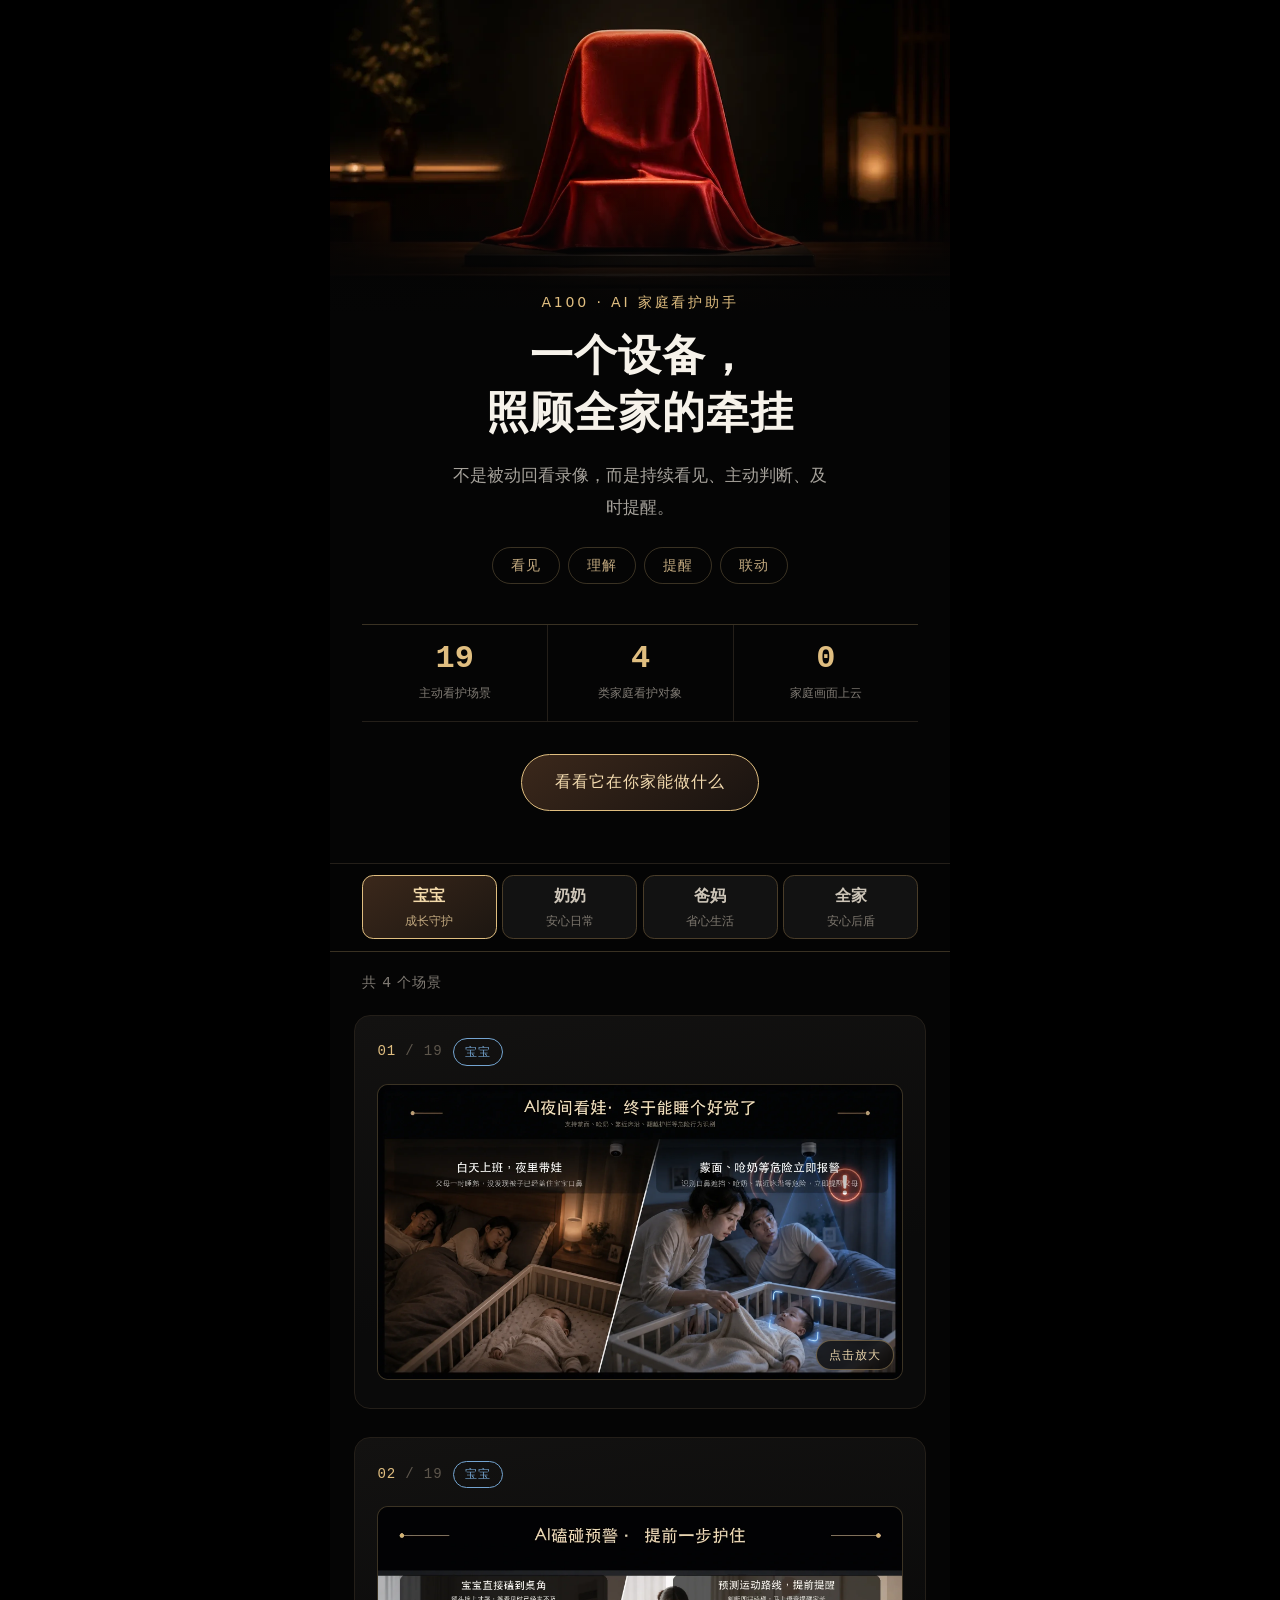
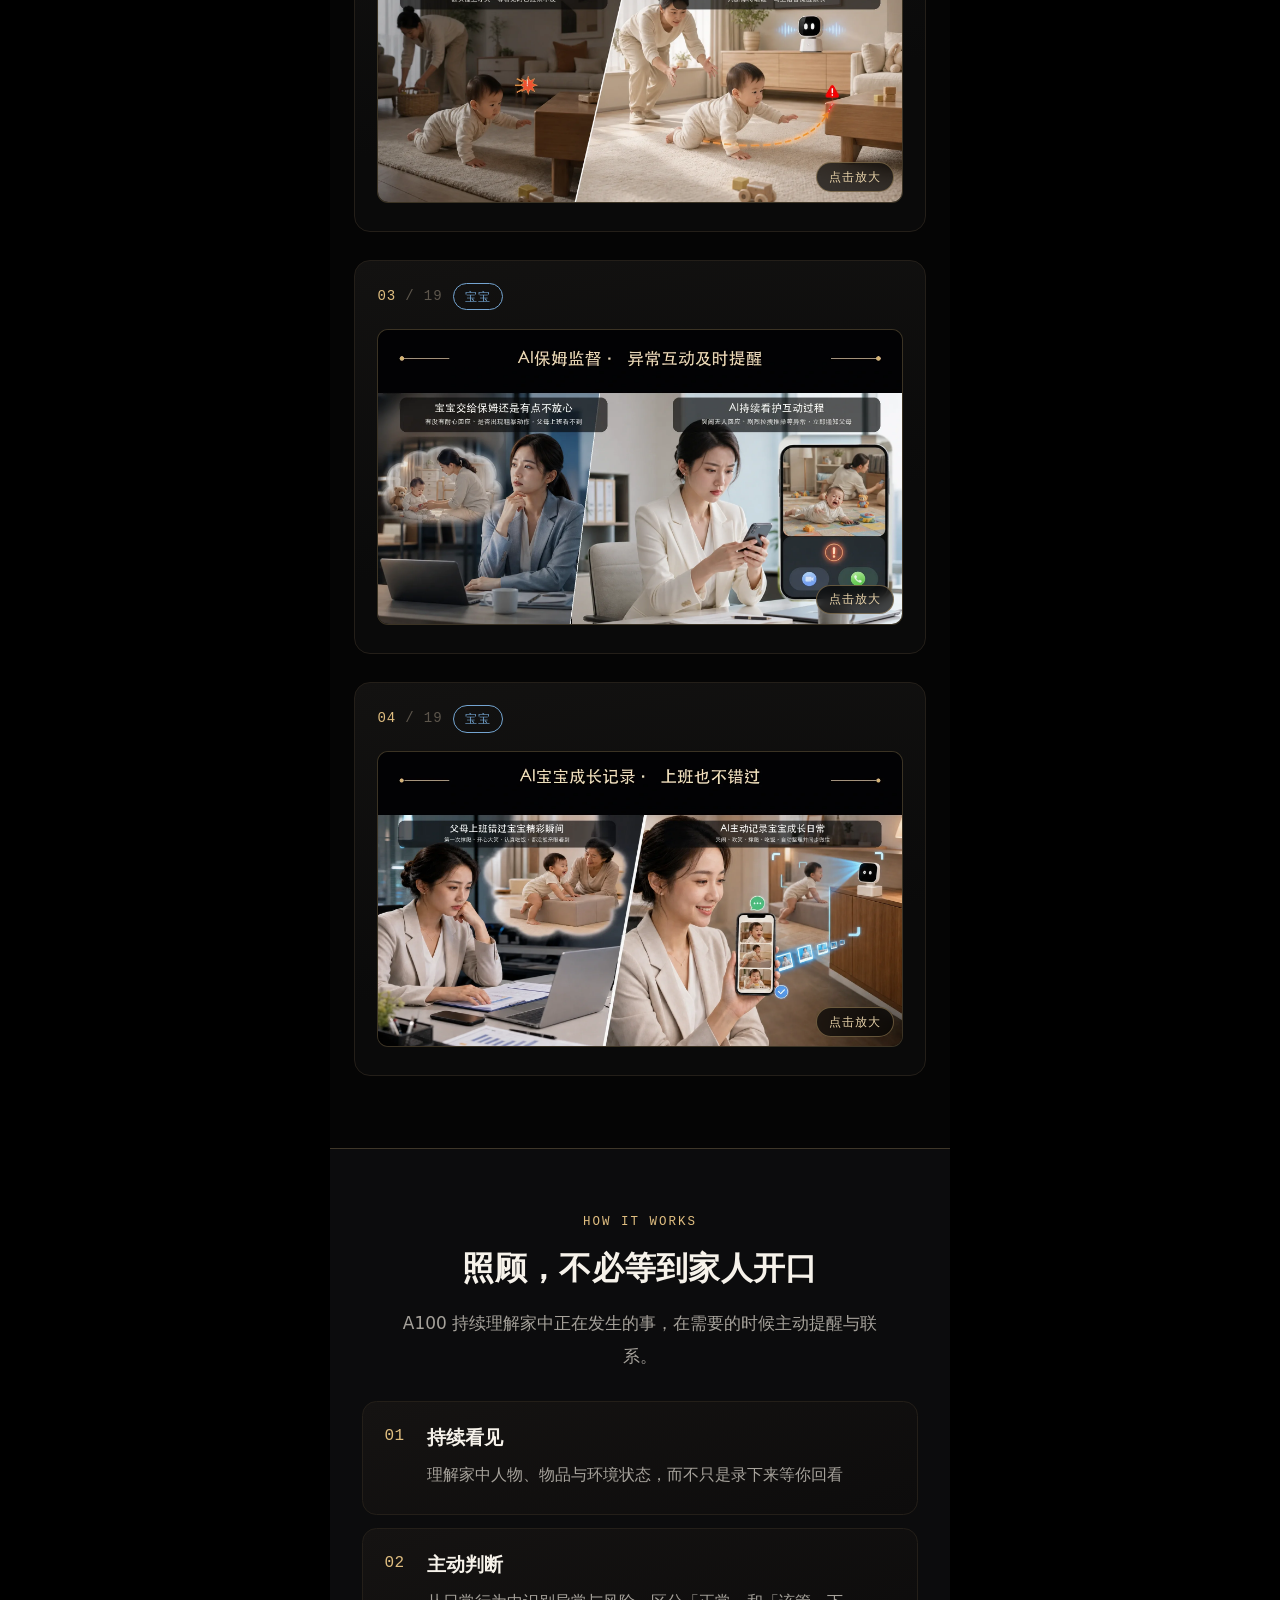
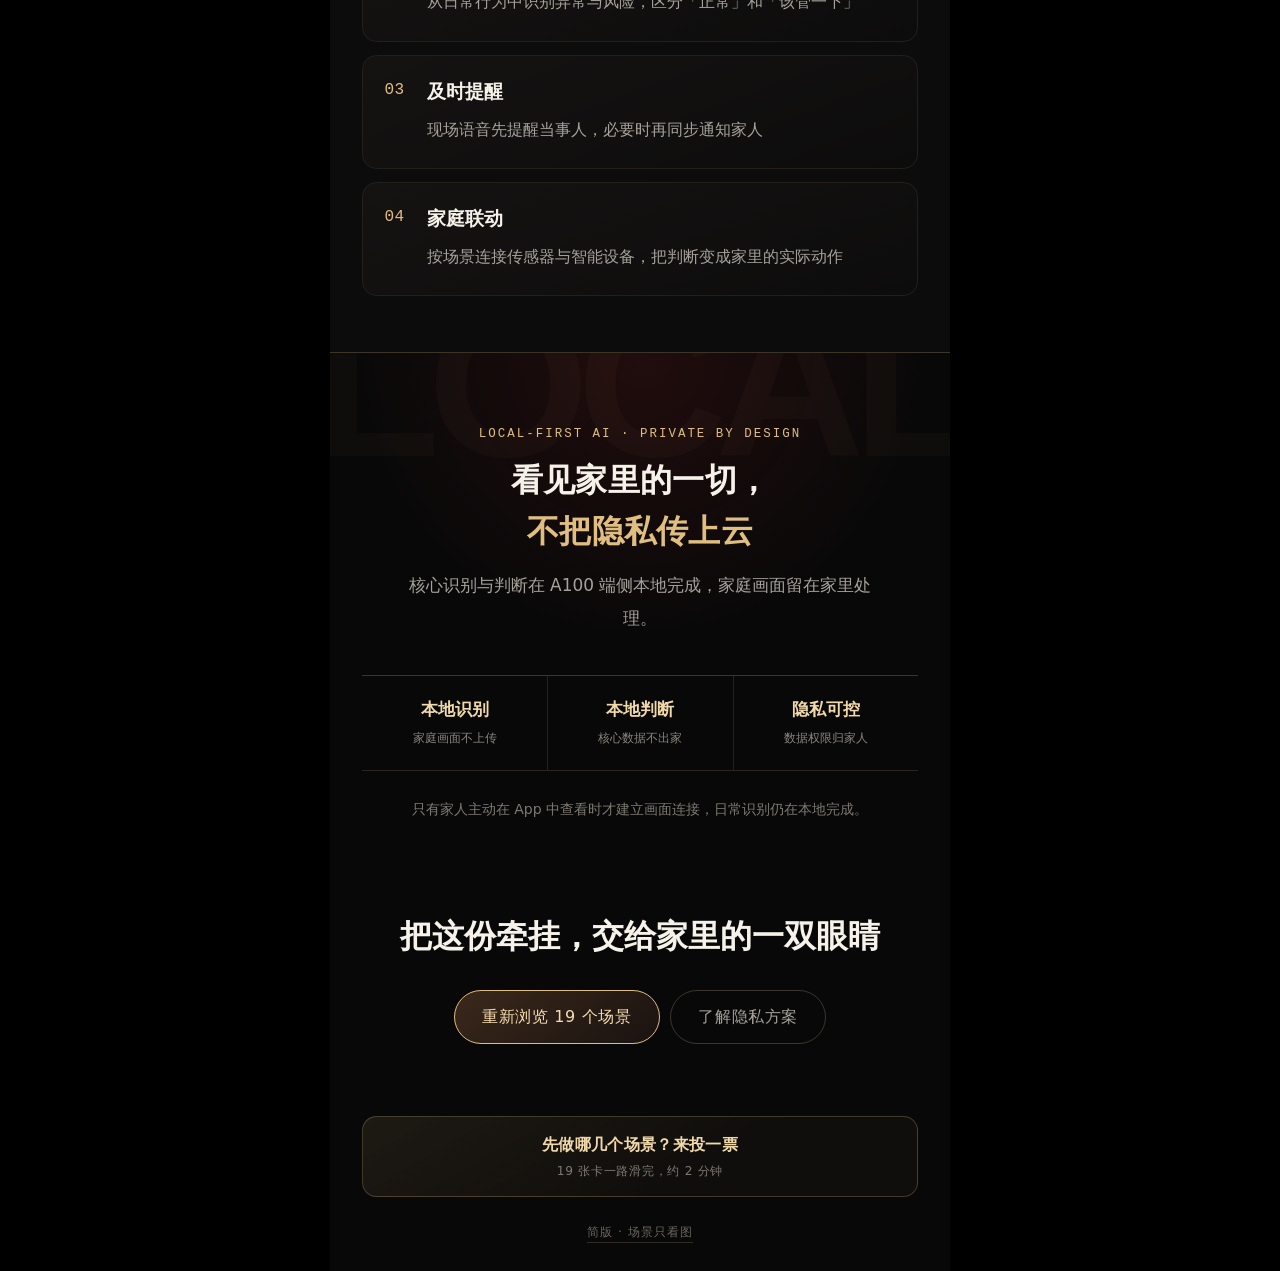
<file: gallery/index.html>
<!DOCTYPE html><html lang="zh-CN"><head><meta charSet="utf-8"/><meta name="viewport" content="width=device-width, viewport-fit=cover, initial-scale=1, maximum-scale=5"/><link rel="stylesheet" href="/_next/static/css/index.CF2ATmg8.css" data-rsc-css-href="/_next/static/css/index.CF2ATmg8.css" data-precedence="vite-rsc/importer-resources"/><link rel="modulepreload" fetchPriority="low" href="/_next/static/chunks/index-bKFy_aVH.js"/><script src="/_next/static/chunks/rolldown-runtime-DFEGrk7x.js" type="module" async=""></script><script src="/_next/static/chunks/framework-CZh43tRa.js" type="module" async=""></script><script src="/_next/static/chunks/app-elements-DCrmpow8.js" type="module" async=""></script><script src="/_next/static/chunks/hash-CJPcn2mk.js" type="module" async=""></script><script src="/_next/static/chunks/app-rsc-render-mode-D2LKp-63.js" type="module" async=""></script><script src="/_next/static/chunks/headers-CHh0EJRL.js" type="module" async=""></script><script src="/_next/static/chunks/protocol-headers-BAi6vrDC.js" type="module" async=""></script><script src="/_next/static/chunks/navigation-errors-BLoiTHW_.js" type="module" async=""></script><link rel="modulepreload" href="/_next/static/chunks/layout-segment-context-CilrUwkq.js" crossorigin=""/><link rel="modulepreload" href="/_next/static/chunks/version-switch-Buhahp_X.js" crossorigin=""/><link rel="modulepreload" href="/_next/static/chunks/scenes-CvkSU-wx.js" crossorigin=""/><link rel="modulepreload" href="/_next/static/chunks/query-CQD3JzPq.js" crossorigin=""/><link rel="modulepreload" href="/_next/static/chunks/scene-explorer-Bz4_KsGB.js" crossorigin=""/><title>A100 AI家庭看护助手｜简版 19 张场景图</title><meta name="description" content="和完整版同样的 19 个家庭看护场景，场景卡片去掉说明文字，只留整张对照图，点开可全屏翻阅。"/><meta property="og:title" content="A100 AI家庭看护助手｜简版 19 张场景图"/><meta property="og:description" content="和完整版同样的 19 个家庭看护场景，场景卡片去掉说明文字，只留整张对照图，点开可全屏翻阅。"/><meta property="og:url" content="https://itse003.github.io/gallery"/><meta property="og:site_name" content="A100 · AI 家庭看护助手"/><meta property="og:type" content="website"/><meta property="og:locale" content="zh_CN"/><meta property="og:image" content="https://itse003.github.io/og-card.jpg"/><meta property="og:image:width" content="800"/><meta property="og:image:height" content="800"/><meta property="og:image:alt" content="A100 AI家庭看护助手"/><meta name="twitter:card" content="summary"/><meta name="twitter:title" content="A100 AI家庭看护助手｜简版 19 张场景图"/><meta name="twitter:description" content="和完整版同样的 19 个家庭看护场景，场景卡片去掉说明文字，只留整张对照图，点开可全屏翻阅。"/><meta name="twitter:image" content="https://itse003.github.io/og-card.jpg"/><link rel="shortcut icon" href="/apple-touch-icon.png"/><link rel="icon" href="/apple-touch-icon.png" sizes="180x180" type="image/png"/><link rel="icon" href="/favicon.svg" type="image/svg+xml"/><link rel="apple-touch-icon" href="/apple-touch-icon.png"/><link rel="canonical" href="https://itse003.github.io/gallery"/><meta name="theme-color" content="#050505"/><meta name="color-scheme" content="dark"/><script>Object.assign(((self[Symbol.for("vinext.navigationRuntime")]??={bootstrap:{routeManifest:null},functions:{}}).bootstrap.rsc??={rsc:[]}),{params:{},nav:{"pathname":"/gallery","searchParams":[]}})</script><link rel="modulepreload" href="/_next/static/chunks/index-bKFy_aVH.js" />
</head><body><img class="wechat-thumb" src="/og-card.jpg" alt="" aria-hidden="true" width="800" height="800" loading="eager" decoding="async" fetchPriority="low"/><main class="shell"><script type="application/ld+json">{"@context":"https://schema.org","@type":"Product","name":"A100 AI家庭看护助手","description":"端侧本地 AI 家庭看护设备，覆盖宝宝、老人、父母与全家 19 个主动看护场景，核心识别与判断在设备本地完成。","brand":{"@type":"Brand","name":"A100"},"category":"家庭智能看护设备","additionalProperty":[{"@type":"PropertyValue","name":"AI夜间看娃","value":"蒙面、呛奶等危险立即报警：识别口鼻遮挡、呛奶、靠近床沿等危险，立即提醒父母"},{"@type":"PropertyValue","name":"AI磕碰预警","value":"预测运动路线，提前提醒：判断即将磕碰，马上语音提醒家长"},{"@type":"PropertyValue","name":"AI保姆监督","value":"AI持续看护互动过程：哭闹无人回应、剧烈拉拽推搡等异常，立即通知父母"},{"@type":"PropertyValue","name":"AI宝宝成长记录","value":"AI主动记录宝宝成长日常：哭闹、欢笑、撑爬、吃饭，自动整理并同步微信"},{"@type":"PropertyValue","name":"AI吃药守护","value":"到点主动确认：先提醒老人，未确认再通知家人"},{"@type":"PropertyValue","name":"AI用药助手","value":"对着药盒问，马上说明白：「药盒标注：一次 1 片；请按医嘱服用」"},{"@type":"PropertyValue","name":"长辈兴趣陪练","value":"边唱边练，随时出声指导：「这一句尾音再收稳，兰花指再抬高一点」"},{"@type":"PropertyValue","name":"AI日常关照","value":"看懂日常规律，不对劲主动说：「奶奶今天到 10 点还没起身，比平时晚了 3 个多小时」"},{"@type":"PropertyValue","name":"AI老人守护","value":"发现倒地立即询问：持续无人回应，马上联系预设家人"},{"@type":"PropertyValue","name":"AI饮食照应","value":"手抬起来的时候就提一句：「爸的血压这周偏高，这盘先少放一勺盐」"},{"@type":"PropertyValue","name":"AI做菜辅助","value":"开口一问，直接告诉你：「这锅先放 1 茶匙糖，尝味后再调整」"},{"@type":"PropertyValue","name":"AI离家巡检","value":"全屋状态一次确认：门锁、门窗、家电，出门自动检查"},{"@type":"PropertyValue","name":"AI视觉找物","value":"问一句就能找到：「遥控器最后放在沙发右边了」"},{"@type":"PropertyValue","name":"AI出门提醒","value":"走到门口主动提醒：「你的工牌还放在茶几上」"},{"@type":"PropertyValue","name":"AI宠物看护","value":"拆家刚有苗头，马上叫停：AI 现场语音制止，同时通知主人"},{"@type":"PropertyValue","name":"AI宠物互动","value":"叫声 + 行为，越看越懂它：「在阳台门口短叫又扒门，是想出去晒太阳」"},{"@type":"PropertyValue","name":"AI晾晒提醒","value":"天气 + 阳台画面综合判断：确认将下雨且衣被未收，立即提醒家人"},{"@type":"PropertyValue","name":"AI异常巡查","value":"发现可疑行为，立即告警：识别徘徊、试探门锁等异常，马上通知家人并联动物业"},{"@type":"PropertyValue","name":"AI家庭巡防","value":"全屋风险持续看护：联动设备识别火苗、门窗及水电燃气异常，立即报警并通知家人"}]}</script><header class="hero"><div class="hero-media"><img src="/media/hero.webp" alt="红布覆盖的 A100 AI 家庭看护助手" width="1200" height="651" fetchPriority="high" decoding="async"/></div><div class="hero-copy"><p class="hero-brand">A100 · AI 家庭看护助手</p><h1>一个设备，<br/>照顾全家的牵挂</h1><p class="hero-sub">不是被动回看录像，而是持续看见、主动判断、及时提醒。</p><ul class="hero-pills"><li>看见</li><li>理解</li><li>提醒</li><li>联动</li></ul><dl class="hero-stats"><div><dt>19</dt><dd>主动看护场景</dd></div><div><dt>4</dt><dd>类家庭看护对象</dd></div><div><dt>0</dt><dd>家庭画面上云</dd></div></dl><a class="hero-cta" href="#explorer">看看它在你家能做什么</a></div></header><section class="explorer" id="explorer" aria-label="19 个家庭看护场景"><div class="filter-bar"><div class="chips" role="group" aria-label="按家人筛选场景"><button type="button" aria-pressed="true" class="chip is-active">宝宝<small>成长守护</small></button><button type="button" aria-pressed="false" class="chip">奶奶<small>安心日常</small></button><button type="button" aria-pressed="false" class="chip">爸妈<small>省心生活</small></button><button type="button" aria-pressed="false" class="chip">全家<small>安心后盾</small></button></div></div><p class="result-count" aria-live="polite">共 <!-- -->4<!-- --> 个场景</p><ol class="scene-list is-slim" style="--scene-total:&quot;19&quot;"><li class="scene-card" id="scene-1"><div class="scene-head"><span class="scene-no">01</span><span class="scene-tag tag-baby">宝宝</span></div><button type="button" class="poster" aria-label="放大查看AI夜间看娃对照海报"><img src="/media/scene-night-full.webp" alt="AI夜间看娃对照画面：左侧白天上班，夜里带娃，右侧蒙面、呛奶等危险立即报警" width="1920" height="1080" loading="lazy" decoding="async"/><span class="poster-zoom" aria-hidden="true">点击放大</span></button></li><li class="scene-card" id="scene-2"><div class="scene-head"><span class="scene-no">02</span><span class="scene-tag tag-baby">宝宝</span></div><button type="button" class="poster" aria-label="放大查看AI磕碰预警对照海报"><img src="/media/scene-climbguard-full.webp" alt="AI磕碰预警对照画面：左侧宝宝直接磕到桌角，右侧预测运动路线，提前提醒" width="1920" height="1080" loading="lazy" decoding="async"/><span class="poster-zoom" aria-hidden="true">点击放大</span></button></li><li class="scene-card" id="scene-3"><div class="scene-head"><span class="scene-no">03</span><span class="scene-tag tag-baby">宝宝</span></div><button type="button" class="poster" aria-label="放大查看AI保姆监督对照海报"><img src="/media/scene-nanny-full.webp" alt="AI保姆监督对照画面：左侧宝宝交给保姆还是有点不放心，右侧AI持续看护互动过程" width="1920" height="1080" loading="lazy" decoding="async"/><span class="poster-zoom" aria-hidden="true">点击放大</span></button></li><li class="scene-card" id="scene-4"><div class="scene-head"><span class="scene-no">04</span><span class="scene-tag tag-baby">宝宝</span></div><button type="button" class="poster" aria-label="放大查看AI宝宝成长记录对照海报"><img src="/media/scene-growth-full.webp" alt="AI宝宝成长记录对照画面：左侧父母上班错过宝宝精彩瞬间，右侧AI主动记录宝宝成长日常" width="1920" height="1080" loading="lazy" decoding="async"/><span class="poster-zoom" aria-hidden="true">点击放大</span></button></li></ol></section><section class="capability" aria-labelledby="capability-title"><div class="section-head"><p class="eyebrow">HOW IT WORKS</p><h2 id="capability-title">照顾，不必等到家人开口</h2><p class="section-lead">A100 持续理解家中正在发生的事，在需要的时候主动提醒与联系。</p></div><ol class="capability-list"><li><span class="capability-step">01</span><h3>持续看见</h3><p>理解家中人物、物品与环境状态，而不只是录下来等你回看</p></li><li><span class="capability-step">02</span><h3>主动判断</h3><p>从日常行为中识别异常与风险，区分「正常」和「该管一下」</p></li><li><span class="capability-step">03</span><h3>及时提醒</h3><p>现场语音先提醒当事人，必要时再同步通知家人</p></li><li><span class="capability-step">04</span><h3>家庭联动</h3><p>按场景连接传感器与智能设备，把判断变成家里的实际动作</p></li></ol></section><section class="privacy" aria-labelledby="privacy-title"><p class="eyebrow">LOCAL-FIRST AI · PRIVATE BY DESIGN</p><h2 id="privacy-title">看见家里的一切，<em>不把隐私传上云</em></h2><p class="section-lead">核心识别与判断在 A100 端侧本地完成，家庭画面留在家里处理。</p><ul class="privacy-proof"><li><strong>本地识别</strong><span>家庭画面不上传</span></li><li><strong>本地判断</strong><span>核心数据不出家</span></li><li><strong>隐私可控</strong><span>数据权限归家人</span></li></ul><p class="privacy-foot">只有家人主动在 App 中查看时才建立画面连接，日常识别仍在本地完成。</p></section><footer class="closing"><h2>把这份牵挂，交给家里的一双眼睛</h2><div class="closing-actions"><a class="btn btn-primary" href="#explorer">重新浏览 <!-- -->19<!-- --> 个场景</a><a class="btn btn-ghost" href="#privacy-title">了解隐私方案</a></div></footer></main><div class="vote-entry"><a href="/vote" class="vote-entry-btn"><b>先做哪几个场景？来投一票</b><span>19<!-- --> 张卡一路滑完，约 2 分钟</span></a></div><div class="version-switch-foot"><a href="/">完整版 · 带场景说明</a></div><script type="module" src="/_next/static/chunks/index-bKFy_aVH.js" id="_R_" async=""></script><script>((self[Symbol.for("vinext.navigationRuntime")]??={bootstrap:{routeManifest:null},functions:{}}).bootstrap.rsc??={rsc:[]}).rsc.push("2:I[\"ac9c84b5d4c0\",[],\"Children\",1]\n")</script><script>((self[Symbol.for("vinext.navigationRuntime")]??={bootstrap:{routeManifest:null},functions:{}}).bootstrap.rsc??={rsc:[]}).rsc.push("3:I[\"ade5f4f2263b\",[],\"VersionSwitch\",1]\n")</script><script>((self[Symbol.for("vinext.navigationRuntime")]??={bootstrap:{routeManifest:null},functions:{}}).bootstrap.rsc??={rsc:[]}).rsc.push("4:I[\"3745b2474da2\",[],\"GlobalErrorBoundary\",1]\n")</script><script>((self[Symbol.for("vinext.navigationRuntime")]??={bootstrap:{routeManifest:null},functions:{}}).bootstrap.rsc??={rsc:[]}).rsc.push("5:I[\"9546015c04af\",[],\"default\",1]\n")</script><script>((self[Symbol.for("vinext.navigationRuntime")]??={bootstrap:{routeManifest:null},functions:{}}).bootstrap.rsc??={rsc:[]}).rsc.push("6:I[\"3745b2474da2\",[],\"ErrorBoundary\",1]\n")</script><script>((self[Symbol.for("vinext.navigationRuntime")]??={bootstrap:{routeManifest:null},functions:{}}).bootstrap.rsc??={rsc:[]}).rsc.push("7:I[\"bcf645347735\",[],\"LayoutSegmentProvider\",1]\n")</script><script>((self[Symbol.for("vinext.navigationRuntime")]??={bootstrap:{routeManifest:null},functions:{}}).bootstrap.rsc??={rsc:[]}).rsc.push("8:I[\"ac9c84b5d4c0\",[],\"Slot\",1]\n")</script><script>((self[Symbol.for("vinext.navigationRuntime")]??={bootstrap:{routeManifest:null},functions:{}}).bootstrap.rsc??={rsc:[]}).rsc.push("9:I[\"d79506f378e5\",[],\"AppRouterScrollTarget\",1]\n")</script><script>((self[Symbol.for("vinext.navigationRuntime")]??={bootstrap:{routeManifest:null},functions:{}}).bootstrap.rsc??={rsc:[]}).rsc.push("a:I[\"3745b2474da2\",[],\"RedirectBoundary\",1]\n")</script><script>((self[Symbol.for("vinext.navigationRuntime")]??={bootstrap:{routeManifest:null},functions:{}}).bootstrap.rsc??={rsc:[]}).rsc.push(":HL[\"/_next/static/css/index.CF2ATmg8.css\",\"style\"     ]\n")</script><script>((self[Symbol.for("vinext.navigationRuntime")]??={bootstrap:{routeManifest:null},functions:{}}).bootstrap.rsc??={rsc:[]}).rsc.push("0:{\"__route\":\"route:/gallery\",\"__interceptionContext\":null,\"__layoutIds\":[\"layout:/\"],\"__rootLayout\":\"/\",\"__sourcePage\":\"/gallery/page\",\"page:/gallery\":\"$L1\",\"layout:/\":[[[[\"$\",\"link\",\"css:/_next/static/css/index.CF2ATmg8.css\",{\"rel\":\"stylesheet\",\"precedence\":\"vite-rsc/importer-resources\",\"href\":\"/_next/static/css/index.CF2ATmg8.css\",\"data-rsc-css-href\":\"/_next/static/css/index.CF2ATmg8.css\"}],\"$undefined\"],[\"$\",\"html\",null,{\"lang\":\"zh-CN\",\"children\":[\"$\",\"body\",null,{\"children\":[[\"$\",\"img\",null,{\"className\":\"wechat-thumb\",\"src\":\"/og-card.jpg\",\"alt\":\"\",\"aria-hidden\":\"true\",\"width\":800,\"height\":800,\"loading\":\"eager\",\"decoding\":\"async\",\"fetchPriority\":\"low\"}],[\"$\",\"$L2\",null,{}],[\"$\",\"$L3\",null,{}]]}]}]],null],\"route:/gallery\":[[[\"$\",\"meta\",null,{\"charSet\":\"utf-8\"}],[[\"$\",\"title\",\"0\",{\"children\":\"A100 AI家庭看护助手｜简版 19 张场景图\"}],[\"$\",\"meta\",\"1\",{\"name\":\"description\",\"content\":\"和完整版同样的 19 个家庭看护场景，场景卡片去掉说明文字，只留整张对照图，点开可全屏翻阅。\"}],[\"$\",\"meta\",\"2\",{\"property\":\"og:title\",\"content\":\"A100 AI家庭看护助手｜简版 19 张场景图\"}],[\"$\",\"meta\",\"3\",{\"property\":\"og:description\",\"content\":\"和完整版同样的 19 个家庭看护场景，场景卡片去掉说明文字，只留整张对照图，点开可全屏翻阅。\"}],[\"$\",\"meta\",\"4\",{\"property\":\"og:url\",\"content\":\"https://itse003.github.io/gallery\"}],[\"$\",\"meta\",\"5\",{\"property\":\"og:site_name\",\"content\":\"A100 · AI 家庭看护助手\"}],[\"$\",\"meta\",\"6\",{\"property\":\"og:type\",\"content\":\"website\"}],[\"$\",\"meta\",\"7\",{\"property\":\"og:locale\",\"content\":\"zh_CN\"}],[\"$\",\"meta\",\"8\",{\"property\":\"og:image\",\"content\":\"https://itse003.github.io/og-card.jpg\"}],[\"$\",\"meta\",\"9\",{\"property\":\"og:image:width\",\"content\":\"800\"}],[\"$\",\"meta\",\"10\",{\"property\":\"og:image:height\",\"content\":\"800\"}],[\"$\",\"meta\",\"11\",{\"property\":\"og:image:alt\",\"content\":\"A100 AI家庭看护助手\"}],[\"$\",\"meta\",\"12\",{\"name\":\"twitter:card\",\"content\":\"summary\"}],[\"$\",\"meta\",\"13\",{\"name\":\"twitter:title\",\"content\":\"A100 AI家庭看护助手｜简版 19 张场景图\"}],[\"$\",\"meta\",\"14\",{\"name\":\"twitter:description\",\"content\":\"和完整版同样的 19 个家庭看护场景，场景卡片去掉说明文字，只留整张对照图，点开可全屏翻阅。\"}],[\"$\",\"meta\",\"15\",{\"name\":\"twitter:image\",\"content\":\"https://itse003.github.io/og-card.jpg\"}],[\"$\",\"link\",\"16\",{\"rel\":\"shortcut icon\",\"href\":\"/apple-touch-icon.png\"}],[\"$\",\"link\",\"17\",{\"rel\":\"icon\",\"href\":\"/apple-touch-icon.png\",\"sizes\":\"180x180\",\"type\":\"image/png\"}],[\"$\",\"link\",\"18\",{\"rel\":\"icon\",\"href\":\"/favicon.svg\",\"type\":\"image/svg+xml\"}],[\"$\",\"link\",\"19\",{\"rel\":\"apple-touch-icon\",\"href\":\"/apple-touch-icon.png\"}],[\"$\",\"link\",\"20\",{\"rel\":\"canonical\",\"href\":\"https://itse003.github.io/gallery\"}]],[[\"$\",\"meta\",\"0\",{\"name\":\"viewport\",\"content\":\"width=device-width, viewport-fit=cover, initial-scale=1, maximum-scale=5\"}],[\"$\",\"meta\",\"1\",{\"name\":\"theme-color\",\"content\":\"#050505\"}],[\"$\",\"meta\",\"2\",{\"name\":\"color-scheme\",\"content\":\"dark\"}]]],[\"$\",\"$L4\",null,{\"fallback\":\"$5\",\"children\":[\"$\",\"$L6\",null,{\"fallback\":\"$5\",\"children\":[\"$\",\"$L7\",null,{\"providerId\":\"layout:/\",\"segmentMap\":{\"children\":[\"gallery\"]},\"children\":[\"$\",\"$L8\",null,{\"id\":\"layout:/\",\"parallelSlots\":\"$undefined\",\"children\":[\"$\",\"$L9\",null,{\"children\":[\"$\",\"$La\",null,{\"children\":[[\"$\",\"$L7\",null,{\"providerId\":\"page:/gallery\",\"segmentMap\":{\"children\":[\"__PAGE__\"]},\"children\":[\"$\",\"$L8\",null,{\"id\":\"page:/gallery\"}]}],null]}]}]}]}]}]}],null,null],\"__layoutFlags\":{\"layout:/\":\"s\"},\"__artifactCompatibility\":{\"schemaVersion\":1,\"graphVersion\":\"app-route-graph:349f7d3043f42e09\",\"deploymentVersion\":\"1c65f249-7365-49be-ae3e-384812e6479a\",\"appElementsSchemaVersion\":1,\"rscPayloadSchemaVersion\":1,\"rootBoundaryId\":\"/\",\"renderEpoch\":null},\"__renderObservation\":{\"schemaVersion\":1,\"output\":{\"kind\":\"app-rsc\",\"mountedSlotsFingerprint\":null,\"renderEpoch\":null,\"rootBoundaryId\":\"/\",\"routeId\":\"route:/gallery\"},\"completeness\":\"partial\",\"boundaryOutcome\":{\"kind\":\"unknown\"},\"requestApis\":[{\"kind\":\"connection\",\"status\":\"unknown\"},{\"kind\":\"cookies\",\"status\":\"unknown\"},{\"kind\":\"draftMode\",\"status\":\"unknown\"},{\"kind\":\"headers\",\"status\":\"unknown\"},{\"kind\":\"params\",\"status\":\"unknown\"},{\"kind\":\"searchParams\",\"status\":\"unknown\"}],\"dynamicFetches\":[],\"cacheTags\":[\"/gallery\",\"_N_T_/gallery\",\"_N_T_/gallery/layout\",\"_N_T_/gallery/page\",\"_N_T_/layout\"],\"pathTags\":[\"/gallery\"],\"cacheability\":\"unknown\",\"downgrade\":{\"target\":\"freshRender\",\"reasons\":[{\"code\":\"CP_DOWNGRADE_CACHEABILITY_UNKNOWN\",\"target\":\"freshRender\"},{\"code\":\"CP_DOWNGRADE_INCOMPLETE_OBSERVATION\",\"completeness\":\"partial\",\"target\":\"freshRender\"},{\"code\":\"CP_DOWNGRADE_UNKNOWN_REQUEST_API\",\"requestApi\":\"connection\",\"target\":\"freshRender\"},{\"code\":\"CP_DOWNGRADE_UNKNOWN_REQUEST_API\",\"requestApi\":\"cookies\",\"target\":\"freshRender\"},{\"code\":\"CP_DOWNGRADE_UNKNOWN_REQUEST_API\",\"requestApi\":\"draftMode\",\"target\":\"freshRender\"},{\"code\":\"CP_DOWNGRADE_UNKNOWN_REQUEST_API\",\"requestApi\":\"headers\",\"target\":\"freshRender\"},{\"code\":\"CP_DOWNGRADE_UNKNOWN_REQUEST_API\",\"requestApi\":\"params\",\"target\":\"freshRender\"},{\"code\":\"CP_DOWNGRADE_UNKNOWN_REQUEST_API\",\"requestApi\":\"searchParams\",\"target\":\"freshRender\"}],\"fallback\":{\"kind\":\"breakerFallback\",\"code\":\"CP_PRIVATE_DYNAMIC_DOWNGRADE\",\"mode\":\"renderFresh\",\"scope\":\"affectedOutput\",\"fields\":{\"reasonCodes\":[\"CP_DOWNGRADE_CACHEABILITY_UNKNOWN\",\"CP_DOWNGRADE_INCOMPLETE_OBSERVATION\",\"CP_DOWNGRADE_UNKNOWN_REQUEST_API\",\"CP_DOWNGRADE_UNKNOWN_REQUEST_API\",\"CP_DOWNGRADE_UNKNOWN_REQUEST_API\",\"CP_DOWNGRADE_UNKNOWN_REQUEST_API\",\"CP_DOWNGRADE_UNKNOWN_REQUEST_API\",\"CP_DOWNGRADE_UNKNOWN_REQUEST_API\"],\"target\":\"freshRender\"}},\"isPublicCacheCandidate\":false}}}\n")</script><script>((self[Symbol.for("vinext.navigationRuntime")]??={bootstrap:{routeManifest:null},functions:{}}).bootstrap.rsc??={rsc:[]}).rsc.push("b:I[\"76e2d64a2bc2\",[],\"HideSceneDetails\",1]\n")</script><script>((self[Symbol.for("vinext.navigationRuntime")]??={bootstrap:{routeManifest:null},functions:{}}).bootstrap.rsc??={rsc:[]}).rsc.push("d:I[\"76e2d64a2bc2\",[],\"SceneExplorer\",1]\n")</script><script>((self[Symbol.for("vinext.navigationRuntime")]??={bootstrap:{routeManifest:null},functions:{}}).bootstrap.rsc??={rsc:[]}).rsc.push(":HL[\"/media/hero.webp\",\"image\",{\"fetchPriority\":\"high\"}]\n")</script><script>((self[Symbol.for("vinext.navigationRuntime")]??={bootstrap:{routeManifest:null},functions:{}}).bootstrap.rsc??={rsc:[]}).rsc.push("c:Tc81,")</script><script>((self[Symbol.for("vinext.navigationRuntime")]??={bootstrap:{routeManifest:null},functions:{}}).bootstrap.rsc??={rsc:[]}).rsc.push("{\"@context\":\"https://schema.org\",\"@type\":\"Product\",\"name\":\"A100 AI家庭看护助手\",\"description\":\"端侧本地 AI 家庭看护设备，覆盖宝宝、老人、父母与全家 19 个主动看护场景，核心识别与判断在设备本地完成。\",\"brand\":{\"@type\":\"Brand\",\"name\":\"A100\"},\"category\":\"家庭智能看护设备\",\"additionalProperty\":[{\"@type\":\"PropertyValue\",\"name\":\"AI夜间看娃\",\"value\":\"蒙面、呛奶等危险立即报警：识别口鼻遮挡、呛奶、靠近床沿等危险，立即提醒父母\"},{\"@type\":\"PropertyValue\",\"name\":\"AI磕碰预警\",\"value\":\"预测运动路线，提前提醒：判断即将磕碰，马上语音提醒家长\"},{\"@type\":\"PropertyValue\",\"name\":\"AI保姆监督\",\"value\":\"AI持续看护互动过程：哭闹无人回应、剧烈拉拽推搡等异常，立即通知父母\"},{\"@type\":\"PropertyValue\",\"name\":\"AI宝宝成长记录\",\"value\":\"AI主动记录宝宝成长日常：哭闹、欢笑、撑爬、吃饭，自动整理并同步微信\"},{\"@type\":\"PropertyValue\",\"name\":\"AI吃药守护\",\"value\":\"到点主动确认：先提醒老人，未确认再通知家人\"},{\"@type\":\"PropertyValue\",\"name\":\"AI用药助手\",\"value\":\"对着药盒问，马上说明白：「药盒标注：一次 1 片；请按医嘱服用」\"},{\"@type\":\"PropertyValue\",\"name\":\"长辈兴趣陪练\",\"value\":\"边唱边练，随时出声指导：「这一句尾音再收稳，兰花指再抬高一点」\"},{\"@type\":\"PropertyValue\",\"name\":\"AI日常关照\",\"value\":\"看懂日常规律，不对劲主动说：「奶奶今天到 10 点还没起身，比平时晚了 3 个多小时」\"},{\"@type\":\"PropertyValue\",\"name\":\"AI老人守护\",\"value\":\"发现倒地立即询问：持续无人回应，马上联系预设家人\"},{\"@type\":\"PropertyValue\",\"name\":\"AI饮食照应\",\"value\":\"手抬起来的时候就提一句：「爸的血压这周偏高，这盘先少放一勺盐」\"},{\"@type\":\"PropertyValue\",\"name\":\"AI做菜辅助\",\"value\":\"开口一问，直接告诉你：「这锅先放 1 茶匙糖，尝味后再调整」\"},{\"@type\":\"PropertyValue\",\"name\":\"AI离家巡检\",\"value\":\"全屋状态一次确认：门锁、门窗、家电，出门自动检查\"},{\"@type\":\"PropertyValue\",\"name\":\"AI视觉找物\",\"value\":\"问一句就能找到：「遥控器最后放在沙发右边了」\"},{\"@type\":\"PropertyValue\",\"name\":\"AI出门提醒\",\"value\":\"走到门口主动提醒：「你的工牌还放在茶几上」\"},{\"@type\":\"PropertyValue\",\"name\":\"AI宠物看护\",\"value\":\"拆家刚有苗头，马上叫停：AI 现场语音制止，同时通知主人\"},{\"@type\":\"PropertyValue\",\"name\":\"AI宠物互动\",\"value\":\"叫声 + 行为，越看越懂它：「在阳台门口短叫又扒门，是想出去晒太阳」\"},{\"@type\":\"PropertyValue\",\"name\":\"AI晾晒提醒\",\"value\":\"天气 + 阳台画面综合判断：确认将下雨且衣被未收，立即提醒家人\"},{\"@type\":\"PropertyValue\",\"name\":\"AI异常巡查\",\"value\":\"发现可疑行为，立即告警：识别徘徊、试探门锁等异常，马上通知家人并联动物业\"},{\"@type\":\"PropertyValue\",\"name\":\"AI家庭巡防\",\"value\":\"全屋风险持续看护：联动设备识别火苗、门窗及水电燃气异常，立即报警并通知家人\"}]}")</script><script>((self[Symbol.for("vinext.navigationRuntime")]??={bootstrap:{routeManifest:null},functions:{}}).bootstrap.rsc??={rsc:[]}).rsc.push("1:[\"$\",\"$Lb\",null,{\"children\":[\"$\",\"main\",null,{\"className\":\"shell\",\"children\":[[\"$\",\"script\",null,{\"type\":\"application/ld+json\",\"dangerouslySetInnerHTML\":{\"__html\":\"$c\"}}],[\"$\",\"header\",null,{\"className\":\"hero\",\"children\":[[\"$\",\"div\",null,{\"className\":\"hero-media\",\"children\":[\"$\",\"img\",null,{\"src\":\"/media/hero.webp\",\"alt\":\"红布覆盖的 A100 AI 家庭看护助手\",\"width\":1200,\"height\":651,\"fetchPriority\":\"high\",\"decoding\":\"async\"}]}],[\"$\",\"div\",null,{\"className\":\"hero-copy\",\"children\":[[\"$\",\"p\",null,{\"className\":\"hero-brand\",\"children\":\"A100 · AI 家庭看护助手\"}],[\"$\",\"h1\",null,{\"children\":[\"一个设备，\",[\"$\",\"br\",null,{}],\"照顾全家的牵挂\"]}],[\"$\",\"p\",null,{\"className\":\"hero-sub\",\"children\":\"不是被动回看录像，而是持续看见、主动判断、及时提醒。\"}],[\"$\",\"ul\",null,{\"className\":\"hero-pills\",\"children\":[[\"$\",\"li\",null,{\"children\":\"看见\"}],[\"$\",\"li\",null,{\"children\":\"理解\"}],[\"$\",\"li\",null,{\"children\":\"提醒\"}],[\"$\",\"li\",null,{\"children\":\"联动\"}]]}],[\"$\",\"dl\",null,{\"className\":\"hero-stats\",\"children\":[[\"$\",\"div\",null,{\"children\":[[\"$\",\"dt\",null,{\"children\":19}],[\"$\",\"dd\",null,{\"children\":\"主动看护场景\"}]]}],[\"$\",\"div\",null,{\"children\":[[\"$\",\"dt\",null,{\"children\":\"4\"}],[\"$\",\"dd\",null,{\"children\":\"类家庭看护对象\"}]]}],[\"$\",\"div\",null,{\"children\":[[\"$\",\"dt\",null,{\"children\":\"0\"}],[\"$\",\"dd\",null,{\"children\":\"家庭画面上云\"}]]}]]}],[\"$\",\"a\",null,{\"className\":\"hero-cta\",\"href\":\"#explorer\",\"children\":\"看看它在你家能做什么\"}]]}]]}],[\"$\",\"$Ld\",null,{}],[\"$\",\"section\",null,{\"className\":\"capability\",\"aria-labelledby\":\"capability-title\",\"children\":[[\"$\",\"div\",null,{\"className\":\"section-head\",\"children\":[[\"$\",\"p\",null,{\"className\":\"eyebrow\",\"children\":\"HOW IT WORKS\"}],[\"$\",\"h2\",null,{\"id\":\"capability-title\",\"children\":\"照顾，不必等到家人开口\"}],[\"$\",\"p\",null,{\"className\":\"section-lead\",\"children\":\"A100 持续理解家中正在发生的事，在需要的时候主动提醒与联系。\"}]]}],[\"$\",\"ol\",null,{\"className\":\"capability-list\",\"children\":[[\"$\",\"li\",\"01\",{\"children\":[[\"$\",\"span\",null,{\"className\":\"capability-step\",\"children\":\"01\"}],[\"$\",\"h3\",null,{\"children\":\"持续看见\"}],[\"$\",\"p\",null,{\"children\":\"理解家中人物、物品与环境状态，而不只是录下来等你回看\"}]]}],[\"$\",\"li\",\"02\",{\"children\":[[\"$\",\"span\",null,{\"className\":\"capability-step\",\"children\":\"02\"}],[\"$\",\"h3\",null,{\"children\":\"主动判断\"}],[\"$\",\"p\",null,{\"children\":\"从日常行为中识别异常与风险，区分「正常」和「该管一下」\"}]]}],[\"$\",\"li\",\"03\",{\"children\":[[\"$\",\"span\",null,{\"className\":\"capability-step\",\"children\":\"03\"}],\"$Le\",\"$Lf\"]}],\"$L10\"]}]]}],\"$L11\",\"$L12\"]}]}]\n")</script><script>((self[Symbol.for("vinext.navigationRuntime")]??={bootstrap:{routeManifest:null},functions:{}}).bootstrap.rsc??={rsc:[]}).rsc.push("e:[\"$\",\"h3\",null,{\"children\":\"及时提醒\"}]\n")</script><script>((self[Symbol.for("vinext.navigationRuntime")]??={bootstrap:{routeManifest:null},functions:{}}).bootstrap.rsc??={rsc:[]}).rsc.push("f:[\"$\",\"p\",null,{\"children\":\"现场语音先提醒当事人，必要时再同步通知家人\"}]\n")</script><script>((self[Symbol.for("vinext.navigationRuntime")]??={bootstrap:{routeManifest:null},functions:{}}).bootstrap.rsc??={rsc:[]}).rsc.push("10:[\"$\",\"li\",\"04\",{\"children\":[[\"$\",\"span\",null,{\"className\":\"capability-step\",\"children\":\"04\"}],[\"$\",\"h3\",null,{\"children\":\"家庭联动\"}],[\"$\",\"p\",null,{\"children\":\"按场景连接传感器与智能设备，把判断变成家里的实际动作\"}]]}]\n")</script><script>((self[Symbol.for("vinext.navigationRuntime")]??={bootstrap:{routeManifest:null},functions:{}}).bootstrap.rsc??={rsc:[]}).rsc.push("11:[\"$\",\"section\",null,{\"className\":\"privacy\",\"aria-labelledby\":\"privacy-title\",\"children\":[[\"$\",\"p\",null,{\"className\":\"eyebrow\",\"children\":\"LOCAL-FIRST AI · PRIVATE BY DESIGN\"}],[\"$\",\"h2\",null,{\"id\":\"privacy-title\",\"children\":[\"看见家里的一切，\",[\"$\",\"em\",null,{\"children\":\"不把隐私传上云\"}]]}],[\"$\",\"p\",null,{\"className\":\"section-lead\",\"children\":\"核心识别与判断在 A100 端侧本地完成，家庭画面留在家里处理。\"}],[\"$\",\"ul\",null,{\"className\":\"privacy-proof\",\"children\":[[\"$\",\"li\",null,{\"children\":[[\"$\",\"strong\",null,{\"children\":\"本地识别\"}],[\"$\",\"span\",null,{\"children\":\"家庭画面不上传\"}]]}],[\"$\",\"li\",null,{\"children\":[[\"$\",\"strong\",null,{\"children\":\"本地判断\"}],[\"$\",\"span\",null,{\"children\":\"核心数据不出家\"}]]}],[\"$\",\"li\",null,{\"children\":[[\"$\",\"strong\",null,{\"children\":\"隐私可控\"}],[\"$\",\"span\",null,{\"children\":\"数据权限归家人\"}]]}]]}],[\"$\",\"p\",null,{\"className\":\"privacy-foot\",\"children\":\"只有家人主动在 App 中查看时才建立画面连接，日常识别仍在本地完成。\"}]]}]\n")</script><script>((self[Symbol.for("vinext.navigationRuntime")]??={bootstrap:{routeManifest:null},functions:{}}).bootstrap.rsc??={rsc:[]}).rsc.push("12:[\"$\",\"footer\",null,{\"className\":\"closing\",\"children\":[[\"$\",\"h2\",null,{\"children\":\"把这份牵挂，交给家里的一双眼睛\"}],[\"$\",\"div\",null,{\"className\":\"closing-actions\",\"children\":[[\"$\",\"a\",null,{\"className\":\"btn btn-primary\",\"href\":\"#explorer\",\"children\":[\"重新浏览 \",19,\" 个场景\"]}],[\"$\",\"a\",null,{\"className\":\"btn btn-ghost\",\"href\":\"#privacy-title\",\"children\":\"了解隐私方案\"}]]}]]}]\n")</script><script>Object.assign(((self[Symbol.for("vinext.navigationRuntime")]??={bootstrap:{routeManifest:null},functions:{}}).bootstrap.rsc??={rsc:[]}),{"initialCacheKind":"static"});((self[Symbol.for("vinext.navigationRuntime")]??={bootstrap:{routeManifest:null},functions:{}}).bootstrap.rsc??={rsc:[]}).done=true</script></body></html>
</file>
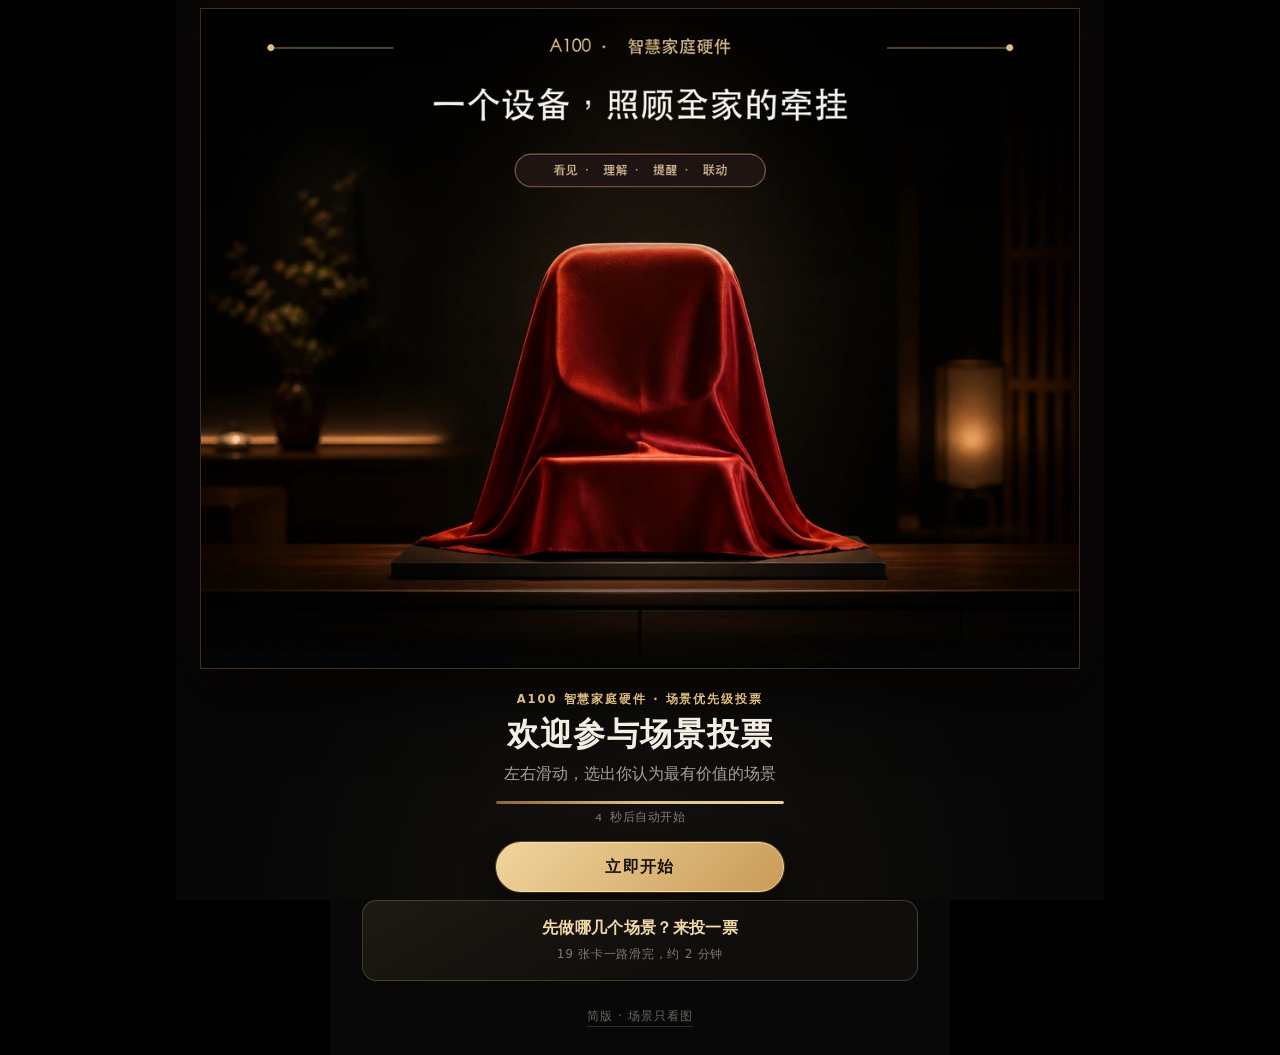
<file: vote/index.html>
<!DOCTYPE html><html lang="zh-CN"><head><meta charSet="utf-8"/><meta name="viewport" content="width=device-width, viewport-fit=cover, initial-scale=1, maximum-scale=5"/><link rel="stylesheet" href="/_next/static/css/index.CF2ATmg8.css" data-rsc-css-href="/_next/static/css/index.CF2ATmg8.css" data-precedence="vite-rsc/importer-resources"/><link rel="modulepreload" fetchPriority="low" href="/_next/static/chunks/index-bKFy_aVH.js"/><script src="/_next/static/chunks/rolldown-runtime-DFEGrk7x.js" type="module" async=""></script><script src="/_next/static/chunks/framework-CZh43tRa.js" type="module" async=""></script><script src="/_next/static/chunks/app-elements-DCrmpow8.js" type="module" async=""></script><script src="/_next/static/chunks/hash-CJPcn2mk.js" type="module" async=""></script><script src="/_next/static/chunks/app-rsc-render-mode-D2LKp-63.js" type="module" async=""></script><script src="/_next/static/chunks/headers-CHh0EJRL.js" type="module" async=""></script><script src="/_next/static/chunks/protocol-headers-BAi6vrDC.js" type="module" async=""></script><script src="/_next/static/chunks/navigation-errors-BLoiTHW_.js" type="module" async=""></script><link rel="modulepreload" href="/_next/static/chunks/layout-segment-context-CilrUwkq.js" crossorigin=""/><link rel="modulepreload" href="/_next/static/chunks/version-switch-Buhahp_X.js" crossorigin=""/><link rel="modulepreload" href="/_next/static/chunks/scenes-CvkSU-wx.js" crossorigin=""/><link rel="modulepreload" href="/_next/static/chunks/query-CQD3JzPq.js" crossorigin=""/><link rel="modulepreload" href="/_next/static/chunks/vote-app-5thhE_z7.js" crossorigin=""/><link rel="modulepreload" href="/_next/static/chunks/vote-copy-qImeIajW.js" crossorigin=""/><title>智能家居硬件高价值场景诚邀投票</title><meta name="description" content="诚邀您参与投票，选出对用户最有价值、最值得优先落地的智能家居场景。"/><meta name="robots" content="noindex, nofollow"/><meta property="og:title" content="智能家居硬件高价值场景诚邀投票"/><meta property="og:description" content="诚邀您参与投票，选出对用户最有价值、最值得优先落地的智能家居场景。"/><meta property="og:url" content="https://itse003.github.io/vote"/><meta property="og:site_name" content="A100 · AI 家庭看护助手"/><meta property="og:type" content="website"/><meta property="og:locale" content="zh_CN"/><meta property="og:image" content="https://itse003.github.io/vote-share-card.jpg"/><meta property="og:image:width" content="800"/><meta property="og:image:height" content="800"/><meta property="og:image:type" content="image/jpeg"/><meta property="og:image:alt" content="智能家居硬件新品场景投票"/><meta name="twitter:card" content="summary"/><meta name="twitter:title" content="智能家居硬件高价值场景诚邀投票"/><meta name="twitter:description" content="诚邀您参与投票，选出对用户最有价值、最值得优先落地的智能家居场景。"/><meta name="twitter:image" content="https://itse003.github.io/vote-share-card.jpg"/><link rel="shortcut icon" href="/apple-touch-icon.png"/><link rel="icon" href="/apple-touch-icon.png" sizes="180x180" type="image/png"/><link rel="icon" href="/favicon.svg" type="image/svg+xml"/><link rel="apple-touch-icon" href="/apple-touch-icon.png"/><link rel="canonical" href="https://itse003.github.io/vote"/><meta name="theme-color" content="#050505"/><meta name="color-scheme" content="dark"/><script>Object.assign(((self[Symbol.for("vinext.navigationRuntime")]??={bootstrap:{routeManifest:null},functions:{}}).bootstrap.rsc??={rsc:[]}),{params:{},nav:{"pathname":"/vote","searchParams":[]}})</script><link rel="modulepreload" href="/_next/static/chunks/index-bKFy_aVH.js" />
</head><body><img class="wechat-thumb" src="/og-card.jpg" alt="" aria-hidden="true" width="800" height="800" loading="eager" decoding="async" fetchPriority="low"/><div class="vote-shell" data-phase="deck"><header class="vote-bar"><div class="vote-bar-row"><span class="vote-progress">第 <b>1</b> / <!-- -->19</span></div><div class="vote-rail" aria-hidden="true"><span style="width:0%"></span></div></header><div class="vote-stage"><div class="vote-card-slot" style="--depth:0;z-index:3"><article class="vote-card is-top"><header class="vote-card-titlebar"><span class="vote-title-rule" aria-hidden="true"></span><span class="vote-title-copy"><strong>AI夜间看娃</strong></span><span class="vote-title-rule" aria-hidden="true"></span></header><picture class="vote-card-media" style="background-image:url(/media/scene-night-1000.webp)"><img class="vote-card-poster" src="/media/scene-night-1000.webp" srcSet="/media/scene-night-1000.webp 1000w, /media/scene-night-1500.webp 1500w, /media/scene-night-1920.webp 1920w" sizes="(min-width: 620px) and (max-height: 780px) min(calc(100vw - 2rem), 52rem, calc(100svh + 3rem)), (min-width: 620px) and (max-width: 1600px) and (max-height: 1000px) and (min-aspect-ratio: 3/2) min(calc(100vw - 2rem), 52rem, calc(100svh + 3rem)), (min-width: 620px) min(calc(100vw - 2rem), 96rem, calc(100svh + 4rem)), calc(100vw - .375rem)" width="1000" height="442" alt="AI夜间看娃｜左边是现在的情况，右边是 A100 的做法" draggable="false" loading="eager" decoding="async" fetchPriority="high"/></picture><div class="vote-card-body"><div class="vote-card-head"><span class="vote-card-no">01</span><h2>AI夜间看娃</h2><span class="scene-tag tag-baby">宝宝</span></div><p class="vote-card-claim">爸妈终于能睡个好觉了</p><dl class="vote-card-compare"><div class="vote-cmp is-now"><dt><i>现在</i>白天上班，夜里带娃</dt><dd>父母一时睡熟，没发现被子已经盖住宝宝口鼻</dd></div><div class="vote-cmp is-a100"><dt><i>A100</i>蒙面、呛奶等危险立即报警</dt><dd>识别口鼻遮挡、呛奶、靠近床沿等危险，立即提醒父母</dd></div></dl></div><span class="vote-stamp is-like" aria-hidden="true">心动</span><span class="vote-stamp is-nope" aria-hidden="true">PASS</span></article></div><div class="vote-card-slot" style="--depth:1;z-index:2"><article class="vote-card"><header class="vote-card-titlebar"><span class="vote-title-rule" aria-hidden="true"></span><span class="vote-title-copy"><strong>AI磕碰预警</strong></span><span class="vote-title-rule" aria-hidden="true"></span></header><picture class="vote-card-media" style="background-image:url(/media/scene-climbguard-1000.webp)"><img class="vote-card-poster" src="/media/scene-climbguard-1000.webp" width="1000" height="442" alt="AI磕碰预警｜左边是现在的情况，右边是 A100 的做法" draggable="false" loading="eager" decoding="async" fetchPriority="low"/></picture><div class="vote-card-body"><div class="vote-card-head"><span class="vote-card-no">02</span><h2>AI磕碰预警</h2><span class="scene-tag tag-baby">宝宝</span></div><p class="vote-card-claim">提前一步护住</p><dl class="vote-card-compare"><div class="vote-cmp is-now"><dt><i>现在</i>宝宝直接磕到桌角</dt><dd>额头撞上才哭，等看见时已经来不及</dd></div><div class="vote-cmp is-a100"><dt><i>A100</i>预测运动路线，提前提醒</dt><dd>判断即将磕碰，马上语音提醒家长</dd></div></dl></div><span class="vote-stamp is-like" aria-hidden="true">心动</span><span class="vote-stamp is-nope" aria-hidden="true">PASS</span></article></div><div class="vote-card-slot" style="--depth:2;z-index:1"><article class="vote-card"><header class="vote-card-titlebar"><span class="vote-title-rule" aria-hidden="true"></span><span class="vote-title-copy"><strong>AI保姆监督</strong></span><span class="vote-title-rule" aria-hidden="true"></span></header><picture class="vote-card-media" style="background-image:url(/media/scene-nanny-1000.webp)"><img class="vote-card-poster" src="/media/scene-nanny-1000.webp" width="1000" height="442" alt="AI保姆监督｜左边是现在的情况，右边是 A100 的做法" draggable="false" loading="lazy" decoding="async" fetchPriority="low"/></picture><div class="vote-card-body"><div class="vote-card-head"><span class="vote-card-no">03</span><h2>AI保姆监督</h2><span class="scene-tag tag-baby">宝宝</span></div><p class="vote-card-claim">异常互动及时提醒</p><dl class="vote-card-compare"><div class="vote-cmp is-now"><dt><i>现在</i>宝宝交给保姆还是有点不放心</dt><dd>有没有耐心回应、是否出现粗暴动作，父母上班看不到</dd></div><div class="vote-cmp is-a100"><dt><i>A100</i>AI持续看护互动过程</dt><dd>哭闹无人回应、剧烈拉拽推搡等异常，立即通知父母</dd></div></dl></div><span class="vote-stamp is-like" aria-hidden="true">心动</span><span class="vote-stamp is-nope" aria-hidden="true">PASS</span></article></div></div><footer class="vote-actions"><div class="vote-action vote-action-undo"><button type="button" class="vote-btn vote-btn-undo" disabled="" aria-label="撤销上一张"><svg viewBox="0 0 24 24" fill="none" stroke="currentColor" stroke-width="2.2" stroke-linecap="round" stroke-linejoin="round" aria-hidden="true" focusable="false"><path d="M3 12a9 9 0 1 0 3.2-6.9L3 8"></path><path d="M3 3v5h5"></path></svg></button><span class="vote-action-label">撤销</span></div><div class="vote-action vote-action-pass"><button type="button" class="vote-btn vote-btn-pass" aria-label="Pass，这一版可以先不做"><svg viewBox="0 0 24 24" fill="none" stroke="currentColor" stroke-width="2.6" stroke-linecap="round" stroke-linejoin="round" aria-hidden="true" focusable="false"><path d="M18 6 6 18"></path><path d="m6 6 12 12"></path></svg></button><span class="vote-action-label">Pass</span></div><div class="vote-action vote-action-like"><button type="button" class="vote-btn vote-btn-like" aria-label="心动，这个场景值得做"><svg viewBox="0 0 24 24" fill="currentColor" stroke="currentColor" stroke-width="1.6" stroke-linecap="round" stroke-linejoin="round" aria-hidden="true" focusable="false"><path d="M19 14c1.5-1.5 3-3.2 3-5.5A5.5 5.5 0 0 0 16.5 3c-1.8 0-3 .5-4.5 2-1.5-1.5-2.7-2-4.5-2A5.5 5.5 0 0 0 2 8.5c0 2.3 1.5 4 3 5.5l7 7z"></path></svg></button><span class="vote-action-label">心动</span></div></footer><noscript><style>.vote-fallback.is-slow{display:none}</style><p class="vote-fallback is-noscript">浏览器禁用了 JavaScript：卡片可以照常看，但没法投票。 换微信、Safari 或 Chrome 打开这个链接就行。</p></noscript><p class="vote-fallback is-slow" role="status">加载有点慢，刷新一下试试</p></div><script type="module" src="/_next/static/chunks/index-bKFy_aVH.js" id="_R_" async=""></script><script>((self[Symbol.for("vinext.navigationRuntime")]??={bootstrap:{routeManifest:null},functions:{}}).bootstrap.rsc??={rsc:[]}).rsc.push("2:I[\"ac9c84b5d4c0\",[],\"Children\",1]\n")</script><script>((self[Symbol.for("vinext.navigationRuntime")]??={bootstrap:{routeManifest:null},functions:{}}).bootstrap.rsc??={rsc:[]}).rsc.push("3:I[\"ade5f4f2263b\",[],\"VersionSwitch\",1]\n")</script><script>((self[Symbol.for("vinext.navigationRuntime")]??={bootstrap:{routeManifest:null},functions:{}}).bootstrap.rsc??={rsc:[]}).rsc.push("4:I[\"3745b2474da2\",[],\"GlobalErrorBoundary\",1]\n")</script><script>((self[Symbol.for("vinext.navigationRuntime")]??={bootstrap:{routeManifest:null},functions:{}}).bootstrap.rsc??={rsc:[]}).rsc.push("5:I[\"9546015c04af\",[],\"default\",1]\n")</script><script>((self[Symbol.for("vinext.navigationRuntime")]??={bootstrap:{routeManifest:null},functions:{}}).bootstrap.rsc??={rsc:[]}).rsc.push("6:I[\"3745b2474da2\",[],\"ErrorBoundary\",1]\n")</script><script>((self[Symbol.for("vinext.navigationRuntime")]??={bootstrap:{routeManifest:null},functions:{}}).bootstrap.rsc??={rsc:[]}).rsc.push("7:I[\"bcf645347735\",[],\"LayoutSegmentProvider\",1]\n")</script><script>((self[Symbol.for("vinext.navigationRuntime")]??={bootstrap:{routeManifest:null},functions:{}}).bootstrap.rsc??={rsc:[]}).rsc.push("8:I[\"ac9c84b5d4c0\",[],\"Slot\",1]\n")</script><script>((self[Symbol.for("vinext.navigationRuntime")]??={bootstrap:{routeManifest:null},functions:{}}).bootstrap.rsc??={rsc:[]}).rsc.push("9:I[\"d79506f378e5\",[],\"AppRouterScrollTarget\",1]\n")</script><script>((self[Symbol.for("vinext.navigationRuntime")]??={bootstrap:{routeManifest:null},functions:{}}).bootstrap.rsc??={rsc:[]}).rsc.push("a:I[\"3745b2474da2\",[],\"RedirectBoundary\",1]\n")</script><script>((self[Symbol.for("vinext.navigationRuntime")]??={bootstrap:{routeManifest:null},functions:{}}).bootstrap.rsc??={rsc:[]}).rsc.push(":HL[\"/_next/static/css/index.CF2ATmg8.css\",\"style\"     ]\n")</script><script>((self[Symbol.for("vinext.navigationRuntime")]??={bootstrap:{routeManifest:null},functions:{}}).bootstrap.rsc??={rsc:[]}).rsc.push("0:{\"__route\":\"route:/vote\",\"__interceptionContext\":null,\"__layoutIds\":[\"layout:/\"],\"__rootLayout\":\"/\",\"__sourcePage\":\"/vote/page\",\"page:/vote\":\"$L1\",\"layout:/\":[[[[\"$\",\"link\",\"css:/_next/static/css/index.CF2ATmg8.css\",{\"rel\":\"stylesheet\",\"precedence\":\"vite-rsc/importer-resources\",\"href\":\"/_next/static/css/index.CF2ATmg8.css\",\"data-rsc-css-href\":\"/_next/static/css/index.CF2ATmg8.css\"}],\"$undefined\"],[\"$\",\"html\",null,{\"lang\":\"zh-CN\",\"children\":[\"$\",\"body\",null,{\"children\":[[\"$\",\"img\",null,{\"className\":\"wechat-thumb\",\"src\":\"/og-card.jpg\",\"alt\":\"\",\"aria-hidden\":\"true\",\"width\":800,\"height\":800,\"loading\":\"eager\",\"decoding\":\"async\",\"fetchPriority\":\"low\"}],[\"$\",\"$L2\",null,{}],[\"$\",\"$L3\",null,{}]]}]}]],null],\"route:/vote\":[[[\"$\",\"meta\",null,{\"charSet\":\"utf-8\"}],[[\"$\",\"title\",\"0\",{\"children\":\"智能家居硬件新品\"}],[\"$\",\"meta\",\"1\",{\"name\":\"description\",\"content\":\"诚邀您参与投票，选出对用户最有价值、最值得优先落地的智能家居场景。\"}],[\"$\",\"meta\",\"2\",{\"name\":\"robots\",\"content\":\"noindex, nofollow\"}],[\"$\",\"meta\",\"3\",{\"property\":\"og:title\",\"content\":\"智能家居硬件新品\"}],[\"$\",\"meta\",\"4\",{\"property\":\"og:description\",\"content\":\"诚邀您参与投票，选出对用户最有价值、最值得优先落地的智能家居场景。\"}],[\"$\",\"meta\",\"5\",{\"property\":\"og:url\",\"content\":\"https://itse003.github.io/vote\"}],[\"$\",\"meta\",\"6\",{\"property\":\"og:site_name\",\"content\":\"A100 · AI 家庭看护助手\"}],[\"$\",\"meta\",\"7\",{\"property\":\"og:type\",\"content\":\"website\"}],[\"$\",\"meta\",\"8\",{\"property\":\"og:locale\",\"content\":\"zh_CN\"}],[\"$\",\"meta\",\"9\",{\"property\":\"og:image\",\"content\":\"https://itse003.github.io/vote-share-card.jpg\"}],[\"$\",\"meta\",\"10\",{\"property\":\"og:image:width\",\"content\":\"800\"}],[\"$\",\"meta\",\"11\",{\"property\":\"og:image:height\",\"content\":\"800\"}],[\"$\",\"meta\",\"12\",{\"property\":\"og:image:type\",\"content\":\"image/jpeg\"}],[\"$\",\"meta\",\"13\",{\"property\":\"og:image:alt\",\"content\":\"智能家居硬件新品场景投票\"}],[\"$\",\"meta\",\"14\",{\"name\":\"twitter:card\",\"content\":\"summary\"}],[\"$\",\"meta\",\"15\",{\"name\":\"twitter:title\",\"content\":\"智能家居硬件新品\"}],[\"$\",\"meta\",\"16\",{\"name\":\"twitter:description\",\"content\":\"诚邀您参与投票，选出对用户最有价值、最值得优先落地的智能家居场景。\"}],[\"$\",\"meta\",\"17\",{\"name\":\"twitter:image\",\"content\":\"https://itse003.github.io/vote-share-card.jpg\"}],[\"$\",\"link\",\"18\",{\"rel\":\"shortcut icon\",\"href\":\"/apple-touch-icon.png\"}],[\"$\",\"link\",\"19\",{\"rel\":\"icon\",\"href\":\"/apple-touch-icon.png\",\"sizes\":\"180x180\",\"type\":\"image/png\"}],[\"$\",\"link\",\"20\",{\"rel\":\"icon\",\"href\":\"/favicon.svg\",\"type\":\"image/svg+xml\"}],[\"$\",\"link\",\"21\",{\"rel\":\"apple-touch-icon\",\"href\":\"/apple-touch-icon.png\"}],[\"$\",\"link\",\"22\",{\"rel\":\"canonical\",\"href\":\"https://itse003.github.io/vote\"}]],[[\"$\",\"meta\",\"0\",{\"name\":\"viewport\",\"content\":\"width=device-width, viewport-fit=cover, initial-scale=1, maximum-scale=5\"}],[\"$\",\"meta\",\"1\",{\"name\":\"theme-color\",\"content\":\"#050505\"}],[\"$\",\"meta\",\"2\",{\"name\":\"color-scheme\",\"content\":\"dark\"}]]],[\"$\",\"$L4\",null,{\"fallback\":\"$5\",\"children\":[\"$\",\"$L6\",null,{\"fallback\":\"$5\",\"children\":[\"$\",\"$L7\",null,{\"providerId\":\"layout:/\",\"segmentMap\":{\"children\":[\"vote\"]},\"children\":[\"$\",\"$L8\",null,{\"id\":\"layout:/\",\"parallelSlots\":\"$undefined\",\"children\":[\"$\",\"$L9\",null,{\"children\":[\"$\",\"$La\",null,{\"children\":[[\"$\",\"$L7\",null,{\"providerId\":\"page:/vote\",\"segmentMap\":{\"children\":[\"__PAGE__\"]},\"children\":[\"$\",\"$L8\",null,{\"id\":\"page:/vote\"}]}],null]}]}]}]}]}]}],null,null],\"__layoutFlags\":{\"layout:/\":\"s\"},\"__artifactCompatibility\":{\"schemaVersion\":1,\"graphVersion\":\"app-route-graph:c027ada4e81d3574\",\"deploymentVersion\":\"1c65f249-7365-49be-ae3e-384812e6479a\",\"appElementsSchemaVersion\":1,\"rscPayloadSchemaVersion\":1,\"rootBoundaryId\":\"/\",\"renderEpoch\":null},\"__renderObservation\":{\"schemaVersion\":1,\"output\":{\"kind\":\"app-rsc\",\"mountedSlotsFingerprint\":null,\"renderEpoch\":null,\"rootBoundaryId\":\"/\",\"routeId\":\"route:/vote\"},\"completeness\":\"partial\",\"boundaryOutcome\":{\"kind\":\"unknown\"},\"requestApis\":[{\"kind\":\"connection\",\"status\":\"unknown\"},{\"kind\":\"cookies\",\"status\":\"unknown\"},{\"kind\":\"draftMode\",\"status\":\"unknown\"},{\"kind\":\"headers\",\"status\":\"unknown\"},{\"kind\":\"params\",\"status\":\"unknown\"},{\"kind\":\"searchParams\",\"status\":\"unknown\"}],\"dynamicFetches\":[],\"cacheTags\":[\"/vote\",\"_N_T_/layout\",\"_N_T_/vote\",\"_N_T_/vote/layout\",\"_N_T_/vote/page\"],\"pathTags\":[\"/vote\"],\"cacheability\":\"unknown\",\"downgrade\":{\"target\":\"freshRender\",\"reasons\":[{\"code\":\"CP_DOWNGRADE_CACHEABILITY_UNKNOWN\",\"target\":\"freshRender\"},{\"code\":\"CP_DOWNGRADE_INCOMPLETE_OBSERVATION\",\"completeness\":\"partial\",\"target\":\"freshRender\"},{\"code\":\"CP_DOWNGRADE_UNKNOWN_REQUEST_API\",\"requestApi\":\"connection\",\"target\":\"freshRender\"},{\"code\":\"CP_DOWNGRADE_UNKNOWN_REQUEST_API\",\"requestApi\":\"cookies\",\"target\":\"freshRender\"},{\"code\":\"CP_DOWNGRADE_UNKNOWN_REQUEST_API\",\"requestApi\":\"draftMode\",\"target\":\"freshRender\"},{\"code\":\"CP_DOWNGRADE_UNKNOWN_REQUEST_API\",\"requestApi\":\"headers\",\"target\":\"freshRender\"},{\"code\":\"CP_DOWNGRADE_UNKNOWN_REQUEST_API\",\"requestApi\":\"params\",\"target\":\"freshRender\"},{\"code\":\"CP_DOWNGRADE_UNKNOWN_REQUEST_API\",\"requestApi\":\"searchParams\",\"target\":\"freshRender\"}],\"fallback\":{\"kind\":\"breakerFallback\",\"code\":\"CP_PRIVATE_DYNAMIC_DOWNGRADE\",\"mode\":\"renderFresh\",\"scope\":\"affectedOutput\",\"fields\":{\"reasonCodes\":[\"CP_DOWNGRADE_CACHEABILITY_UNKNOWN\",\"CP_DOWNGRADE_INCOMPLETE_OBSERVATION\",\"CP_DOWNGRADE_UNKNOWN_REQUEST_API\",\"CP_DOWNGRADE_UNKNOWN_REQUEST_API\",\"CP_DOWNGRADE_UNKNOWN_REQUEST_API\",\"CP_DOWNGRADE_UNKNOWN_REQUEST_API\",\"CP_DOWNGRADE_UNKNOWN_REQUEST_API\",\"CP_DOWNGRADE_UNKNOWN_REQUEST_API\"],\"target\":\"freshRender\"}},\"isPublicCacheCandidate\":false}}}\n")</script><script>((self[Symbol.for("vinext.navigationRuntime")]??={bootstrap:{routeManifest:null},functions:{}}).bootstrap.rsc??={rsc:[]}).rsc.push("b:I[\"48646142cc6a\",[],\"VoteApp\",1]\n")</script><script>((self[Symbol.for("vinext.navigationRuntime")]??={bootstrap:{routeManifest:null},functions:{}}).bootstrap.rsc??={rsc:[]}).rsc.push("1:[\"$\",\"$Lb\",null,{}]\n")</script><script>Object.assign(((self[Symbol.for("vinext.navigationRuntime")]??={bootstrap:{routeManifest:null},functions:{}}).bootstrap.rsc??={rsc:[]}),{"initialCacheKind":"static"});((self[Symbol.for("vinext.navigationRuntime")]??={bootstrap:{routeManifest:null},functions:{}}).bootstrap.rsc??={rsc:[]}).done=true</script></body></html>
</file>
<file: _next/static/css/index.CF2ATmg8.css>
/*! tailwindcss v4.2.1 | MIT License | https://tailwindcss.com */
@layer properties{@supports (((-webkit-hyphens:none)) and (not (margin-trim:inline))) or ((-moz-orient:inline) and (not (color:rgb(from red r g b)))){*,:before,:after,::backdrop{--tw-rotate-x:initial;--tw-rotate-y:initial;--tw-rotate-z:initial;--tw-skew-x:initial;--tw-skew-y:initial;--tw-outline-style:solid;--tw-blur:initial;--tw-brightness:initial;--tw-contrast:initial;--tw-grayscale:initial;--tw-hue-rotate:initial;--tw-invert:initial;--tw-opacity:initial;--tw-saturate:initial;--tw-sepia:initial;--tw-drop-shadow:initial;--tw-drop-shadow-color:initial;--tw-drop-shadow-alpha:100%;--tw-drop-shadow-size:initial}}}@layer theme{:root,:host{--font-sans:ui-sans-serif, system-ui, sans-serif, "Apple Color Emoji", "Segoe UI Emoji", "Segoe UI Symbol", "Noto Color Emoji";--font-mono:ui-monospace, SFMono-Regular, Menlo, Monaco, Consolas, "Liberation Mono", "Courier New", monospace;--spacing:.25rem;--default-transition-duration:.15s;--default-transition-timing-function:cubic-bezier(.4, 0, .2, 1);--default-font-family:var(--font-sans);--default-mono-font-family:var(--font-mono)}}@layer base{*,:after,:before,::backdrop{box-sizing:border-box;border:0 solid;margin:0;padding:0}::file-selector-button{box-sizing:border-box;border:0 solid;margin:0;padding:0}html,:host{-webkit-text-size-adjust:100%;tab-size:4;line-height:1.5;font-family:var(--default-font-family,ui-sans-serif, system-ui, sans-serif, "Apple Color Emoji", "Segoe UI Emoji", "Segoe UI Symbol", "Noto Color Emoji");font-feature-settings:var(--default-font-feature-settings,normal);font-variation-settings:var(--default-font-variation-settings,normal);-webkit-tap-highlight-color:transparent}hr{height:0;color:inherit;border-top-width:1px}abbr:where([title]){-webkit-text-decoration:underline dotted;text-decoration:underline dotted}h1,h2,h3,h4,h5,h6{font-size:inherit;font-weight:inherit}a{color:inherit;-webkit-text-decoration:inherit;-webkit-text-decoration:inherit;-webkit-text-decoration:inherit;text-decoration:inherit}b,strong{font-weight:bolder}code,kbd,samp,pre{font-family:var(--default-mono-font-family,ui-monospace, SFMono-Regular, Menlo, Monaco, Consolas, "Liberation Mono", "Courier New", monospace);font-feature-settings:var(--default-mono-font-feature-settings,normal);font-variation-settings:var(--default-mono-font-variation-settings,normal);font-size:1em}small{font-size:80%}sub,sup{vertical-align:baseline;font-size:75%;line-height:0;position:relative}sub{bottom:-.25em}sup{top:-.5em}table{text-indent:0;border-color:inherit;border-collapse:collapse}:-moz-focusring{outline:auto}progress{vertical-align:baseline}summary{display:list-item}ol,ul,menu{list-style:none}img,svg,video,canvas,audio,iframe,embed,object{vertical-align:middle;display:block}img,video{max-width:100%;height:auto}button,input,select,optgroup,textarea{font:inherit;font-feature-settings:inherit;font-variation-settings:inherit;letter-spacing:inherit;color:inherit;opacity:1;background-color:#0000;border-radius:0}::file-selector-button{font:inherit;font-feature-settings:inherit;font-variation-settings:inherit;letter-spacing:inherit;color:inherit;opacity:1;background-color:#0000;border-radius:0}:where(select:is([multiple],[size])) optgroup{font-weight:bolder}:where(select:is([multiple],[size])) optgroup option{padding-inline-start:20px}::file-selector-button{margin-inline-end:4px}::placeholder{opacity:1}@supports (not ((-webkit-appearance:-apple-pay-button))) or (contain-intrinsic-size:1px){::placeholder{color:currentColor}@supports (color:color-mix(in lab, red, red)){::placeholder{color:color-mix(in oklab, currentcolor 50%, transparent)}}}textarea{resize:vertical}::-webkit-search-decoration{-webkit-appearance:none}::-webkit-date-and-time-value{min-height:1lh;text-align:inherit}::-webkit-datetime-edit{display:inline-flex}::-webkit-datetime-edit-fields-wrapper{padding:0}::-webkit-datetime-edit{padding-block:0}::-webkit-datetime-edit-year-field{padding-block:0}::-webkit-datetime-edit-month-field{padding-block:0}::-webkit-datetime-edit-day-field{padding-block:0}::-webkit-datetime-edit-hour-field{padding-block:0}::-webkit-datetime-edit-minute-field{padding-block:0}::-webkit-datetime-edit-second-field{padding-block:0}::-webkit-datetime-edit-millisecond-field{padding-block:0}::-webkit-datetime-edit-meridiem-field{padding-block:0}::-webkit-calendar-picker-indicator{line-height:1}:-moz-ui-invalid{box-shadow:none}button,input:where([type=button],[type=reset],[type=submit]){appearance:button}::file-selector-button{appearance:button}::-webkit-inner-spin-button{height:auto}::-webkit-outer-spin-button{height:auto}[hidden]:where(:not([hidden=until-found])){display:none!important}}@layer components;@layer utilities{.visible{visibility:visible}.absolute{position:absolute}.fixed{position:fixed}.relative{position:relative}.static{position:static}.start{inset-inline-start:var(--spacing)}.end{inset-inline-end:var(--spacing)}.block{display:block}.flex{display:flex}.hidden{display:none}.inline{display:inline}.table{display:table}.transform{transform:var(--tw-rotate-x,) var(--tw-rotate-y,) var(--tw-rotate-z,) var(--tw-skew-x,) var(--tw-skew-y,)}.resize{resize:both}.outline{outline-style:var(--tw-outline-style);outline-width:1px}.blur{--tw-blur:blur(8px);filter:var(--tw-blur,) var(--tw-brightness,) var(--tw-contrast,) var(--tw-grayscale,) var(--tw-hue-rotate,) var(--tw-invert,) var(--tw-saturate,) var(--tw-sepia,) var(--tw-drop-shadow,)}.transition{transition-property:color,background-color,border-color,outline-color,text-decoration-color,fill,stroke,--tw-gradient-from,--tw-gradient-via,--tw-gradient-to,opacity,box-shadow,transform,translate,scale,rotate,filter,-webkit-backdrop-filter,backdrop-filter,display,content-visibility,overlay,pointer-events;transition-timing-function:var(--tw-ease,var(--default-transition-timing-function));transition-duration:var(--tw-duration,var(--default-transition-duration))}}.vote-entry{width:min(100%, var(--shell));padding:0 var(--gutter) 1.4rem;text-align:center;background:#080808;margin:0 auto}.vote-entry-btn{border:1px solid var(--line-gold);background:linear-gradient(150deg,#e0be801a,#100e0c 62%);border-radius:.9rem;padding:.95rem 1.4rem 1rem;text-decoration:none;display:block}.vote-entry-btn b{color:#f2d9aa;font-size:var(--fs-body);letter-spacing:.02em;font-weight:600;display:block}.vote-entry-btn span{color:var(--dim);font-size:var(--fs-micro);letter-spacing:.06em;margin-top:.32rem;display:block}.vote-shell{background:var(--black);width:min(100%,42rem);min-height:100svh;margin:0 auto}.vote-shell[data-phase=intro]{box-sizing:border-box;width:min(100%,58rem);height:100svh;min-height:100svh;padding:env(safe-area-inset-top) 0 env(safe-area-inset-bottom);background:radial-gradient(circle at 50% 34%,#6e261826,#0000 44%),radial-gradient(circle at 50% 100%,#e0be800f,#0000 38%),#070707;overflow:hidden}.vote-welcome{box-sizing:border-box;flex-direction:column;justify-content:center;align-items:center;gap:clamp(1rem,2.5vh,1.5rem);width:100%;height:100%;padding:clamp(.75rem,2.5vw,1.5rem);display:flex}.vote-welcome-media{flex:none;justify-content:center;width:100%;animation:1.15s cubic-bezier(.2,.75,.25,1) both vote-welcome-reveal;display:flex}.vote-welcome-image{box-sizing:border-box;border:1px solid #9f805059;width:100%;height:auto;display:block;box-shadow:0 20px 58px #000c,0 0 38px #8f321426}.vote-welcome-copy{text-align:center;flex:none;width:min(100%,34rem);animation:.7s ease-out .12s both vote-welcome-copy-in}.vote-welcome-eyebrow{color:var(--gold);letter-spacing:.17em;margin:0;font-size:.72rem;font-weight:600}.vote-welcome-copy h1{color:#f4eee5;letter-spacing:.04em;margin:.42rem 0 0;font-size:clamp(1.55rem,5.8vw,2rem);font-weight:650;line-height:1.22}.vote-welcome-description{color:#aaa096;margin:.52rem 0 0;font-size:clamp(.86rem,3.4vw,.98rem);line-height:1.55}.vote-welcome-progress{background:#2b241c;border-radius:999px;width:min(100%,18rem);height:3px;margin:.9rem auto 0;overflow:hidden}.vote-welcome-progress span{background:linear-gradient(90deg,#8c6332,var(--gold),#f1d39a);border-radius:inherit;transform-origin:0;width:100%;height:100%;animation:5s linear forwards vote-welcome-progress;display:block;transform:scaleX(0);box-shadow:0 0 10px #e0be8066}.vote-welcome-countdown{color:#857c72;letter-spacing:.04em;min-height:1.25rem;margin:.42rem 0 0;font-family:ui-monospace,SFMono-Regular,Menlo,monospace;font-size:.74rem}.vote-welcome-start{cursor:pointer;color:#17110a;letter-spacing:.08em;background:linear-gradient(135deg,#f0d59e,#c99b57);border:1px solid #f4dcae;border-radius:999px;width:min(100%,18rem);min-height:3.15rem;margin-top:.72rem;padding:.7rem 1.2rem;font-size:.98rem;font-weight:700;transition:transform .14s,filter .14s;box-shadow:0 10px 28px #0009,0 0 0 1px #6f4b24}.vote-welcome-start:hover{filter:brightness(1.06)}.vote-welcome-start:active{transform:scale(.97)}.vote-welcome-start:focus-visible{outline-offset:3px;outline:2px solid #fff1cb}@keyframes vote-welcome-reveal{0%{opacity:.15;transform:scale(.985)}to{opacity:1;transform:scale(1)}}@keyframes vote-welcome-copy-in{0%{opacity:0;transform:translateY(.5rem)}to{opacity:1;transform:translateY(0)}}@keyframes vote-welcome-progress{to{transform:scaleX(1)}}.vote-shell[data-phase=deck]{height:100svh;padding-bottom:env(safe-area-inset-bottom);overscroll-behavior:none;flex-direction:column;display:flex;overflow:hidden}.vote-fallback{margin:0 var(--gutter) .7rem;border:1px solid var(--line-gold);color:#e8d3a8;font-size:var(--fs-small);text-align:center;background:#14110c;border-radius:.6rem;padding:.6rem .9rem;line-height:1.6}.vote-fallback.is-slow{opacity:0;animation:.35s linear 8s forwards vote-fallback-in}@keyframes vote-fallback-in{to{opacity:1}}.vote-bar{padding:max(.55rem, env(safe-area-inset-top)) var(--gutter) .5rem;flex:none}.vote-bar-row{justify-content:space-between;align-items:center;gap:.6rem;display:flex}.vote-progress{color:var(--dim);font-family:ui-monospace,SFMono-Regular,Menlo,monospace;font-size:var(--fs-small);letter-spacing:.06em}.vote-progress b{color:var(--ink);font-size:1.1rem}.vote-rail{background:#241f19;border-radius:999px;height:2px;margin-top:.5rem}.vote-rail span{background:var(--gold);border-radius:999px;height:100%;transition:width .26s;display:block}.vote-stage{flex:0 auto;width:min(100% - .375rem,35rem);min-height:0;margin:auto auto 0;position:relative;container-type:inline-size}.vote-card-slot{width:100%;transform:scale(calc(1 - var(--depth) * .04));transform-origin:50%;transition:transform .28s cubic-bezier(.2,.8,.3,1);display:flex}.vote-card-slot:first-child{position:relative}.vote-card-slot:not(:first-child){position:absolute;inset:0}.vote-card{--vote-panel-width:90%;will-change:transform;background:0 0;flex-direction:column;flex:1;align-items:center;width:100%;min-height:0;display:flex;position:relative;overflow:visible}.vote-card.is-top{cursor:grab;touch-action:pan-y}.vote-card.is-top:active{cursor:grabbing}.vote-card-titlebar{z-index:2;box-sizing:border-box;color:var(--ink);border:1px solid var(--line-gold);width:var(--vote-panel-width);background:linear-gradient(155deg,#181512,#090909 76%);border-radius:.82rem .82rem .38rem .38rem;flex:none;grid-template-columns:minmax(1.25rem,1fr) auto minmax(1.25rem,1fr);align-items:center;gap:.65rem;min-height:clamp(3.25rem,5cqw,5.25rem);margin:0 auto .3rem;padding:clamp(.42rem,.8cqw,.75rem) clamp(.8rem,1.3cqw,1.25rem);display:grid;position:relative;box-shadow:0 8px 20px #0009}.vote-title-rule{background:linear-gradient(90deg,#0000,#9f8050);height:1px;display:block;position:relative}.vote-title-rule:after{content:"";background:var(--gold);border-radius:50%;width:3px;height:3px;position:absolute;top:-1px;right:0}.vote-title-rule:last-child{transform:scaleX(-1)}.vote-title-copy{text-align:center;white-space:nowrap;flex-direction:column;align-items:center;display:flex}.vote-title-copy strong{color:#f3eee5;letter-spacing:.08em;font-size:clamp(.93rem,2cqw,2rem);font-weight:650;line-height:1.15}.vote-card-media{z-index:1;background-position:50%;background-size:cover;border-radius:.86rem;flex:none;width:100%;display:block;position:relative}.vote-card-poster{-webkit-user-drag:none;-webkit-user-select:none;user-select:none;box-sizing:border-box;border:1px solid var(--line-gold);background:#0a0a0a;border-radius:.86rem;flex:none;width:100%;height:auto;display:block;box-shadow:0 16px 44px #000000b8}.vote-card-body{z-index:1;box-sizing:border-box;border:1px solid var(--line-gold);width:var(--vote-panel-width);background:linear-gradient(155deg,#151311,#0b0a0a 72%);border-radius:.78rem;flex-direction:column;flex:none;min-height:auto;margin:.3rem auto 0;padding:clamp(.42rem,.85cqw,.8rem) clamp(.75rem,1.2cqw,1.15rem);display:flex;overflow:visible;box-shadow:0 12px 26px #0000008f}.vote-card-head{flex:none;align-items:center;gap:.4rem;display:flex}.vote-card-no{color:var(--gold);letter-spacing:.04em;font-family:ui-monospace,SFMono-Regular,Menlo,monospace;font-size:clamp(.72rem,1cqw,.95rem)}.vote-card-head h2{letter-spacing:.01em;text-overflow:ellipsis;white-space:nowrap;flex:1;min-width:0;margin:0;font-size:clamp(.84rem,1.6cqw,1.4rem);font-weight:600;overflow:hidden}.vote-card-head .scene-tag{flex:none;padding:.08rem .4rem;font-size:clamp(.6rem,.8cqw,.85rem)}.vote-card-claim{color:var(--gold-deep);flex:none;margin:.24rem 0 0;font-size:clamp(.69rem,1.15cqw,1.05rem);line-height:1.23}.vote-card-compare{flex:none;grid-template-columns:minmax(0,1fr);grid-auto-rows:auto;gap:.5rem;margin:.46rem 0 0;display:grid}.vote-cmp{box-sizing:border-box;background:#0f0e0e;border-radius:.42rem;flex-direction:column;justify-content:center;min-width:0;min-height:clamp(4.375rem,7cqw,6.5rem);padding:clamp(.42rem,.9cqw,.8rem) clamp(.62rem,1.1cqw,1rem);display:flex}.vote-cmp.is-now{border:1px solid #28241f;border-left:2px solid #4a443b}.vote-cmp.is-a100{border:1px solid #3b3224;border-left:2px solid var(--gold);background:linear-gradient(110deg,#e0be8014,#0f0e0e 72%)}.vote-cmp dt{color:var(--ink);grid-template-columns:auto minmax(0,1fr);align-items:start;gap:.34rem;min-width:0;font-size:clamp(.74rem,1.35cqw,1.16rem);font-weight:600;line-height:1.25;display:grid}.vote-cmp dt i{color:#8a8279;letter-spacing:.1em;flex:none;font-family:ui-monospace,SFMono-Regular,Menlo,monospace;font-size:clamp(.59rem,.8cqw,.78rem);font-style:normal;line-height:1.65}.vote-cmp.is-a100 dt i{color:var(--gold)}.vote-cmp dd{color:#8f8a83;margin:.2rem 0 0;font-size:clamp(.66rem,1.1cqw,1rem);line-height:1.3}.vote-stamp{z-index:4;letter-spacing:.12em;opacity:0;pointer-events:none;text-shadow:0 2px 10px #0009;background:#05050585;border:3px solid;border-radius:.55rem;padding:.34rem .9rem;font-size:1.3rem;font-weight:700;position:absolute;top:1.15rem}.vote-card.is-settling .vote-stamp{transition:opacity .22s,transform .22s}.vote-stamp.is-like{color:#4bd39a;opacity:var(--like,0);transform:rotate(-11deg) scale(calc(.7 + var(--like,0) * .3));box-shadow:0 0 calc(var(--like,0) * 22px) #4bd39a73;border-color:#4bd39a;left:1rem}.vote-stamp.is-nope{color:#ff7062;opacity:var(--nope,0);transform:rotate(11deg) scale(calc(.7 + var(--nope,0) * .3));box-shadow:0 0 calc(var(--nope,0) * 22px) #ff706273;border-color:#ff7062;right:1rem}.vote-actions{--undo-pass-gap:2.5rem;--pass-like-gap:clamp(3.125rem,6vw,3.75rem);--actions-pad-b:max(.75rem,env(safe-area-inset-bottom));padding:0 var(--gutter) var(--actions-pad-b);flex:none;justify-content:center;align-items:end;margin:clamp(1.5rem,4svh,3rem) 0 auto;display:flex}.vote-action-pass{margin-left:var(--undo-pass-gap)}.vote-action-like{margin-left:var(--pass-like-gap)}.vote-action{flex-direction:column;align-items:center;gap:.28rem;display:flex}.vote-action-label{color:#7d766c;font-size:clamp(var(--fs-micro),.75vw,.9rem);letter-spacing:.04em;white-space:nowrap;line-height:1}.vote-action:has(.vote-btn:disabled) .vote-action-label{color:#4a453f}.vote-btn{cursor:pointer;color:var(--muted);-webkit-tap-highlight-color:transparent;background:radial-gradient(circle at 50% 22%,#1c1a18,#0f0e0d 78%);border:1px solid #3d362c;border-radius:999px;flex:none;justify-content:center;align-items:center;padding:0;transition:transform .12s,border-color .16s,box-shadow .16s;display:flex;position:relative}.vote-btn svg{width:46%;height:46%}.vote-btn:active{transform:scale(.9)}.vote-btn:disabled{cursor:default;box-shadow:none;color:#423d37;opacity:.52;background:#0d0c0c;border-color:#2a2723}.vote-btn-undo{color:#8a8078;border-color:#322d27;width:clamp(2.75rem,2.4vw,3.5rem);height:clamp(2.75rem,2.4vw,3.5rem)}.vote-btn-pass,.vote-btn-like{width:clamp(4.25rem,3.8vw,5.25rem);height:clamp(4.25rem,3.8vw,5.25rem)}.vote-btn-pass{color:#ff7062;border-color:#ff706280}.vote-btn-like{color:#4bd39a;border-color:#4bd39a80}.vote-btn-pass:not(:disabled):hover{border-color:#ff7062;box-shadow:0 0 0 4px #ff70621f}.vote-btn-like:not(:disabled):hover{border-color:#4bd39a;box-shadow:0 0 0 4px #4bd39a1f}.vote-roles{border:0;margin:0 0 1.1rem;padding:0}.vote-roles legend{color:var(--dim);font-size:var(--fs-small);letter-spacing:.06em;align-items:baseline;gap:.5rem;margin-bottom:.55rem;padding:0;display:flex}.vote-roles legend small{color:#5d564c;font-size:var(--fs-micro);letter-spacing:.02em}.vote-roles:disabled{opacity:.55}.vote-role-grid{grid-template-columns:repeat(4,minmax(0,1fr));gap:.4rem;display:grid}.vote-role-error{color:#ffa79d;font-size:var(--fs-micro);margin:.55rem 0 0}.vote-role{cursor:pointer;color:#cdc5b8;white-space:nowrap;background:#121212;border:1px solid #4a3d29;border-radius:.7rem;justify-content:center;align-items:center;min-height:3.2rem;font-size:clamp(.78rem,3.6vw,.94rem);font-weight:600;transition:border-color .16s,background .16s,color .16s;display:flex}.vote-role input{opacity:0;pointer-events:none;width:1px;height:1px;position:absolute}.vote-role.is-active{border-color:var(--gold);color:#f2d9aa;background:linear-gradient(145deg,#3b281b,#1c1611)}.vote-role:focus-within{outline:2px solid var(--gold);outline-offset:2px}.vote-result{padding:clamp(1.5rem, 6vw, 2.5rem) var(--gutter) calc(3rem + env(safe-area-inset-bottom))}.vote-empty{color:var(--dim);font-size:var(--fs-small);margin:0}.vote-picker{margin:0;padding:0}.vote-picker-title{font-size:var(--fs-body);flex-wrap:wrap;align-items:baseline;gap:.6rem;margin:0 0 .8rem;font-weight:600;display:flex}.vote-picker-title b{color:var(--gold);font-family:ui-monospace,SFMono-Regular,Menlo,monospace;font-size:var(--fs-micro);background:#e0be801f;border-radius:999px;margin-left:.15rem;padding:.1rem .5rem;font-weight:600}.vote-pick-list{gap:.5rem;margin:0;padding:0;list-style:none;display:grid}.vote-pick{cursor:pointer;-webkit-tap-highlight-color:transparent;color:inherit;text-align:left;background:var(--panel-2);border:1px solid var(--line);border-radius:.6rem;align-items:center;gap:.7rem;width:100%;padding:.7rem .8rem;transition:border-color .16s,background .16s;display:flex}.vote-pick.is-on{border-color:var(--gold);background:linear-gradient(100deg,#e0be8016,#0e0d0d 62%)}.vote-pick:disabled{cursor:default;opacity:.42}.vote-pick-rank{color:#f0d6a6;width:1.45rem;height:1.45rem;font-family:ui-monospace,SFMono-Regular,Menlo,monospace;font-size:var(--fs-micro);text-align:center;background:#ffffff0f;border:1px solid #3d362c;border-radius:999px;flex:none;line-height:1.35rem}.vote-pick.is-on .vote-pick-rank{border-color:var(--gold);background:#e0be8038}.vote-pick-text{min-width:0}.vote-pick-text b{font-size:var(--fs-body);align-items:baseline;gap:.45rem;font-weight:600;display:flex}.vote-pick-text b i{color:var(--gold);font-family:ui-monospace,SFMono-Regular,Menlo,monospace;font-size:var(--fs-micro);font-style:normal}.vote-pick-text small{color:var(--gold-deep);font-size:var(--fs-small);margin-top:.15rem;display:block}.vote-why{gap:.3rem;margin:.45rem 0 .2rem 1.5rem;display:grid}.vote-why span{color:var(--dim);font-size:var(--fs-micro)}.vote-why em{color:#5d564c;margin-left:.35rem;font-style:normal}.vote-why input{color:inherit;border:1px solid var(--line);font:inherit;font-size:var(--fs-small);background:#0d0c0c;border-radius:.45rem;width:100%;padding:.55rem .6rem}.vote-why input:focus-visible{border-color:var(--gold);outline:none}.vote-suggestion{margin:-.25rem 0 1rem}.vote-suggestion-toggle{cursor:pointer;color:#cfc5b5;width:100%;min-height:3rem;font:inherit;background:#0d0c0c;border:1px solid #4a3d29;border-radius:.7rem;justify-content:space-between;align-items:center;padding:.65rem .8rem;display:flex}.vote-suggestion-toggle span{font-size:var(--fs-small);font-weight:600}.vote-suggestion-toggle small{color:#71685d;font-size:var(--fs-micro)}.vote-suggestion-toggle:focus-visible,.vote-suggestion.is-open .vote-suggestion-toggle{border-color:var(--gold);outline:none}.vote-suggestion-toggle:disabled{cursor:default;opacity:.55}.vote-suggestion-field{margin-top:.45rem;position:relative}.vote-suggestion-field textarea{box-sizing:border-box;resize:vertical;color:var(--ink);border:1px solid var(--line);width:100%;min-height:6rem;font:inherit;font-size:var(--fs-small);background:#0d0c0c;border-radius:.6rem;padding:.7rem .75rem 1.45rem;line-height:1.5;display:block}.vote-suggestion-field textarea:focus-visible{border-color:var(--gold);outline:none}.vote-suggestion-field>small{color:#625b52;font-size:var(--fs-micro);position:absolute;bottom:.45rem;right:.65rem}.vote-submit{margin-top:1.5rem}.vote-identity-error{color:#d9b6ad;background:#17110f;border:1px solid #6f3f38;border-radius:.65rem;margin-top:.65rem;padding:.65rem .75rem}.vote-identity-error p{font-size:var(--fs-small);margin:0;line-height:1.55}.vote-identity-error .vote-ghost{width:100%;margin-top:.55rem}.vote-send{cursor:pointer;border:1px solid var(--gold);color:#f4dcb0;letter-spacing:.06em;background:linear-gradient(145deg,#3b281b,#191310);border-radius:999px;width:100%;min-height:3.5rem;font-size:1.05rem}.vote-send:disabled{cursor:default;opacity:.6}.vote-submit-note{color:var(--dim);font-size:var(--fs-micro);text-align:center;margin:.9rem 0 0;line-height:1.8}.vote-outcome{border:1px solid var(--line);font-size:var(--fs-body);background:#0e0d0d;border-radius:.7rem;margin:0;padding:.95rem 1.1rem;line-height:1.6}.vote-outcome.is-ok{color:#8fe0bd;border-color:#4bd39a66}.vote-outcome.is-bad{color:#ffa79d;border-color:#ff706273}.vote-outcome:focus{outline:2px solid var(--gold);outline-offset:3px}.vote-thanks-backdrop{z-index:100;box-sizing:border-box;-webkit-backdrop-filter:blur(7px);backdrop-filter:blur(7px);width:100%;height:100%;padding:max(1rem,env(safe-area-inset-top)) 1rem max(1rem,env(safe-area-inset-bottom));background:#030303d9;place-items:center;display:grid;position:fixed;inset:0}.vote-thanks-dialog{box-sizing:border-box;color:var(--ink);text-align:center;background:radial-gradient(circle at 50% 0,#e0be8026,#0000 42%),linear-gradient(155deg,#191510,#0c0b0a 72%);border:1px solid #b58d52;border-radius:1.15rem;width:min(100%,24rem);max-height:100%;padding:clamp(1.65rem,7vw,2.35rem) clamp(1.2rem,6vw,2rem) 1.35rem;animation:.34s cubic-bezier(.2,.8,.25,1) both vote-thanks-in;position:relative;overflow:auto;box-shadow:0 28px 80px #000,inset 0 0 0 1px #e0be8017,0 0 42px #a56b2624}.vote-thanks-stars{pointer-events:none;position:absolute;inset:0;overflow:hidden}.vote-thanks-stars i{opacity:.3;background:#f1d39a;border-radius:50%;width:4px;height:4px;animation:2.4s ease-in-out infinite vote-thanks-star;position:absolute;box-shadow:0 0 9px #e0be80}.vote-thanks-stars i:first-child{top:13%;left:11%}.vote-thanks-stars i:nth-child(2){animation-delay:-.5s;top:25%;right:12%}.vote-thanks-stars i:nth-child(3){animation-delay:-1.1s;top:47%;left:7%}.vote-thanks-stars i:nth-child(4){animation-delay:-.8s;top:57%;right:8%}.vote-thanks-stars i:nth-child(5){animation-delay:-1.6s;bottom:18%;left:18%}.vote-thanks-stars i:nth-child(6){animation-delay:-.25s;bottom:12%;right:21%}.vote-thanks-stars i:nth-child(7){animation-delay:-1.9s;top:9%;left:38%}.vote-thanks-stars i:nth-child(8){animation-delay:-1.35s;top:16%;right:35%}.vote-thanks-label{color:#e7c98f;letter-spacing:.12em;background:#e0be8014;border:1px solid #e0be8047;border-radius:999px;width:fit-content;margin:0 auto .85rem;padding:.24rem .7rem;font-size:.68rem}.vote-thanks-dialog h2{color:#f5eee3;letter-spacing:.035em;margin:0;font-size:clamp(1.4rem,6vw,1.75rem);font-weight:650;line-height:1.35}.vote-thanks-accept{cursor:pointer;color:#1c140a;letter-spacing:.07em;background:linear-gradient(135deg,#f1d9a6,#c99a55);border:1px solid #f6e0b3;border-radius:999px;width:100%;min-height:3.2rem;margin-top:1.35rem;font-size:.98rem;font-weight:700;transition:transform .14s,filter .14s;box-shadow:0 10px 26px #0009}.vote-thanks-accept:hover{filter:brightness(1.06)}.vote-thanks-accept:active{transform:scale(.97)}.vote-thanks-accept:focus-visible{outline-offset:3px;outline:2px solid #fff1cb}@keyframes vote-thanks-in{0%{opacity:0;transform:translateY(.65rem)scale(.975)}}@keyframes vote-thanks-star{50%{opacity:1;transform:translateY(-5px)scale(1.45)}}.vote-submit-row{gap:.6rem;margin-top:.9rem;display:flex}.vote-ghost{cursor:pointer;min-height:3rem;color:var(--muted);font-size:var(--fs-small);background:0 0;border:1px solid #3d362c;border-radius:999px;flex:1}.vote-ghost.is-danger{color:#8c6a66}.vote-copied{color:var(--gold-deep);font-size:var(--fs-micro);text-align:center;margin:.7rem 0 0}@media (min-width:620px){.vote-shell[data-phase=result]{width:min(100%,34rem)}.vote-result{padding:1.5rem 1rem calc(2rem + env(safe-area-inset-bottom))}.vote-picker-title{gap:.45rem;margin-bottom:.6rem;font-size:.9rem}.vote-picker-title b{padding:.08rem .42rem;font-size:.68rem}.vote-pick-list{gap:.4rem}.vote-pick{gap:.55rem;padding:.5rem .65rem}.vote-pick-rank{width:1.3rem;height:1.3rem;font-size:.68rem;line-height:1.2rem}.vote-pick-text b{gap:.35rem;font-size:.88rem}.vote-pick-text b i{font-size:.68rem}.vote-pick-text small{margin-top:.08rem;font-size:.76rem;line-height:1.35}.vote-submit{margin-top:1.1rem}.vote-suggestion{margin-bottom:.8rem}.vote-suggestion-toggle{min-height:2.75rem;padding:.55rem .7rem}.vote-suggestion-field textarea{min-height:5.25rem}.vote-roles{margin-bottom:.8rem}.vote-roles legend{gap:.4rem;margin-bottom:.45rem;font-size:.78rem}.vote-roles legend small{font-size:.68rem}.vote-role-grid{gap:.35rem}.vote-role{min-height:2.75rem;font-size:.88rem}.vote-send{min-height:3rem;font-size:.94rem}.vote-submit-row{gap:.5rem;margin-top:.7rem}.vote-ghost{min-height:2.75rem;font-size:.78rem}}@media (max-width:619px){.vote-card-titlebar{gap:.45rem;min-height:2.75rem;padding:.32rem .55rem .36rem}.vote-title-copy strong{font-size:.88rem}.vote-card-body{padding:.27rem .56rem .34rem}.vote-card-no{font-size:.64rem}.vote-card-head h2{font-size:.84rem;line-height:1.1}.vote-card-head .scene-tag{font-size:.58rem;line-height:1.15}.vote-card-claim{margin-top:.16rem;font-size:.66rem;line-height:1.18}.vote-card-compare{gap:.4rem;margin-top:.2rem}.vote-cmp{min-height:3.5625rem;padding:.3rem .48rem}.vote-cmp dt{font-size:.69rem;line-height:1.2}.vote-cmp dt i{font-size:.55rem}.vote-cmp dd{margin-top:.1rem;font-size:.61rem;line-height:1.22}}@media (min-width:620px){.vote-shell[data-phase=deck]{width:min(100%,100rem)}.vote-stage{width:min(100% - 2rem,96rem,100svh + 4rem);overflow:hidden auto}}@media (max-height:860px) and (min-aspect-ratio:1){.vote-welcome{justify-content:center;align-items:center;gap:clamp(.65rem,1.8vh,1rem);padding:clamp(.5rem,1.5vw,1rem);display:flex}.vote-welcome-media{flex:auto;min-width:0;min-height:0;max-height:none}.vote-welcome-image{object-fit:contain;width:auto;max-width:100%;height:100%;max-height:100%}.vote-welcome-copy{width:min(100%,34rem);min-width:0}}@media (min-width:620px) and (max-height:780px),(min-width:620px) and (max-width:1600px) and (max-height:1000px) and (min-aspect-ratio:3/2){.vote-stage{width:min(100% - 2rem,52rem,100svh + 3rem)}}@media (max-height:700px){.vote-shell[data-phase=deck]{overscroll-behavior-y:auto;-webkit-overflow-scrolling:touch;overflow:hidden auto}.vote-welcome{gap:.7rem;padding-top:.5rem;padding-bottom:.5rem}.vote-welcome-copy h1{margin-top:.28rem;font-size:1.4rem}.vote-welcome-description{margin-top:.3rem}.vote-welcome-progress{margin-top:.55rem}.vote-welcome-start{min-height:2.9rem;margin-top:.45rem}.vote-bar{padding-top:max(.28rem,env(safe-area-inset-top));padding-bottom:.25rem}.vote-progress{font-size:.72rem}.vote-progress b{font-size:1rem}.vote-rail{margin-top:.35rem}.vote-stage{flex-shrink:0}.vote-card-titlebar{min-height:2.75rem;margin-bottom:.2rem;padding:.3rem .65rem .34rem}.vote-card-body{width:90%;margin-top:.22rem;padding:.3rem .5rem .36rem}.vote-card-claim{margin-top:.14rem;font-size:.67rem;line-height:1.18}.vote-card-compare{gap:.2rem;margin-top:.2rem}.vote-cmp{min-height:3.25rem;padding:.25rem .44rem .28rem}.vote-cmp dt{font-size:.7rem;line-height:1.22}.vote-cmp dd{margin-top:.08rem;font-size:.62rem;line-height:1.22}.vote-actions{--pass-like-gap:3.125rem;--actions-pad-b:max(.4rem,env(safe-area-inset-bottom));margin:.5rem 0 auto}.vote-btn-pass,.vote-btn-like{width:3.5rem;height:3.5rem}}@media (min-width:620px) and (max-height:780px),(min-width:620px) and (max-width:1600px) and (max-height:1000px) and (min-aspect-ratio:3/2){.vote-shell[data-phase=deck]{overflow:hidden}.vote-stage{overscroll-behavior-y:contain;scrollbar-width:thin;scrollbar-color:#5a4930 transparent;flex:0 auto;max-height:calc(100svh - 7.5rem);margin:.25rem auto 0;padding-bottom:0;overflow:hidden auto}.vote-card-compare{grid-template-columns:repeat(2,minmax(0,1fr));gap:.4rem}.vote-actions{margin-top:.45rem}}@media (prefers-reduced-motion:reduce){.vote-card-slot,.vote-card.is-settling .vote-stamp,.vote-rail span,.vote-btn{transition:none}.vote-welcome-media,.vote-welcome-copy,.vote-welcome-progress span,.vote-thanks-dialog,.vote-thanks-stars i{animation:none}.vote-welcome-progress span{transform:scaleX(1)}}:root{--black:#050505;--panel:#0c0c0d;--panel-2:#121112;--line:#241f19;--line-gold:#e0be803d;--ink:#f6f2ea;--muted:#a6a29b;--dim:#7e7972;--gold:#e0be80;--gold-deep:#c2a97f;--red:#b3272c;--shell:620px;--gutter:1.15rem;--fs-eyebrow:.78rem;--fs-h1:2.15rem;--fs-h2:1.7rem;--fs-h3:1.4rem;--fs-lead:1rem;--fs-body:.95rem;--fs-small:.85rem;--fs-micro:.76rem}@media (min-width:620px){:root{--gutter:2rem;--fs-h1:2.7rem;--fs-h2:2rem;--fs-h3:1.55rem;--fs-lead:1.06rem;--fs-body:1rem;--fs-small:.88rem}}*{box-sizing:border-box}html{scroll-behavior:smooth;background:#000}body{color:var(--ink);-webkit-font-smoothing:antialiased;text-rendering:optimizelegibility;background:#000;margin:0;font-family:PingFang SC,Microsoft YaHei,Noto Sans CJK SC,system-ui,sans-serif}button,input,img{-webkit-tap-highlight-color:transparent}.wechat-thumb{pointer-events:none;width:300px;height:300px;position:fixed;top:0;left:-9999px}button,input{font:inherit;color:inherit}:focus-visible{outline:2px solid var(--gold);outline-offset:2px}.shell{width:min(100%, var(--shell));background:var(--black);min-height:100svh;margin:0 auto;box-shadow:0 0 120px #000000e6}.eyebrow{color:var(--gold);font-family:ui-monospace,SFMono-Regular,Menlo,monospace;font-size:var(--fs-eyebrow);letter-spacing:.16em;margin:0 0 .9rem}.section-head{padding:clamp(3rem, 9vw, 4rem) var(--gutter) clamp(1.4rem, 4vw, 1.75rem);text-align:center}.section-head h2,.privacy h2{font-size:var(--fs-h2);letter-spacing:.01em;margin:0;font-weight:600;line-height:1.38}.section-lead{max-width:30rem;color:var(--muted);font-size:var(--fs-lead);margin:1rem auto 0;line-height:1.95}.hero{border-bottom:1px solid var(--line);position:relative;overflow:hidden}.hero-media{position:relative}.hero-media img{width:100%;height:auto;display:block}.hero-media:after{background:linear-gradient(180deg, transparent, #050505b8 45%, var(--black) 92%);content:"";height:42%;position:absolute;inset:auto 0 -1px}.hero-copy{padding:0 var(--gutter) clamp(2.25rem, 8vw, 3.25rem);text-align:center;margin-top:-6%;position:relative}.hero-brand{color:var(--gold);font-size:var(--fs-small);letter-spacing:.2em;margin:0 0 .9rem}.hero h1{font-size:var(--fs-h1);letter-spacing:.02em;margin:0;font-weight:600;line-height:1.32}.hero-sub{max-width:24rem;color:var(--muted);font-size:var(--fs-lead);margin:1.1rem auto 0;line-height:1.9}.hero-pills{flex-wrap:wrap;justify-content:center;gap:.5rem;margin:1.5rem 0 0;padding:0;list-style:none;display:flex}.hero-pills li{border:1px solid var(--line-gold);color:var(--gold-deep);font-size:var(--fs-small);letter-spacing:.1em;border-radius:999px;padding:.42rem 1.1rem}.hero-stats{border-top:1px solid var(--line-gold);border-bottom:1px solid var(--line);grid-template-columns:repeat(3,minmax(0,1fr));margin:clamp(2rem,6vw,2.5rem) 0 0;display:grid}.hero-stats>div{padding:1.15rem .3rem}.hero-stats>div+div{border-left:1px solid var(--line)}.hero-stats dt{color:var(--gold);font-family:ui-monospace,SFMono-Regular,Menlo,monospace;font-size:2rem;font-weight:600;line-height:1}.hero-stats dd{color:var(--dim);font-size:var(--fs-micro);margin:.55rem 0 0;line-height:1.5}.hero-cta{border:1px solid var(--gold);color:#f4dcb0;letter-spacing:.06em;background:linear-gradient(145deg,#3b281b,#191310);border-radius:999px;margin-top:clamp(1.75rem,5vw,2rem);padding:.95rem 2.1rem;font-size:1.02rem;text-decoration:none;display:inline-block}.capability{border-top:1px solid var(--line-gold);background:var(--panel)}.capability-list{padding:0 var(--gutter) clamp(2.75rem, 8vw, 3.5rem);gap:.8rem;margin:0;list-style:none;display:grid}.capability-list li{border:1px solid var(--line);background:linear-gradient(160deg,#151312,#0d0c0c);border-radius:.9rem;padding:1.35rem 1.35rem 1.45rem 4rem;position:relative}.capability-step{color:var(--gold);letter-spacing:.02em;font-family:ui-monospace,SFMono-Regular,Menlo,monospace;font-size:1rem;position:absolute;top:1.4rem;left:1.35rem}.capability-list h3{margin:0;font-size:1.18rem;font-weight:600}.capability-list p{color:var(--muted);font-size:var(--fs-body);margin:.55rem 0 0;line-height:1.9}.explorer{background:var(--black)}.filter-bar{z-index:30;padding:.7rem max(var(--gutter), env(safe-area-inset-right)) .75rem max(var(--gutter), env(safe-area-inset-left));border-bottom:1px solid var(--line-gold);-webkit-backdrop-filter:blur(18px);background:#050505f0;position:sticky;top:0}.chips{grid-template-columns:repeat(4,minmax(0,1fr));gap:.35rem;display:grid}.chip{cursor:pointer;color:#cdc5b8;background:#121212;border:1px solid #4a3d29;border-radius:.7rem;min-width:0;min-height:3.5rem;padding:.5rem .1rem .45rem;font-size:1rem;font-weight:600;transition:border-color .16s,background .16s,color .16s}.chip small{color:#7d776e;white-space:nowrap;margin-top:.28rem;font-size:.78rem;font-weight:400;display:block}.chip:hover{border-color:var(--gold-deep)}.chip.is-active{border-color:var(--gold);color:#f2d9aa;background:linear-gradient(145deg,#3b281b,#1c1611)}.chip.is-active small{color:var(--gold-deep)}.result-count{padding:1.25rem var(--gutter) 0;color:var(--dim);font-size:var(--fs-small);letter-spacing:.06em;margin:0}.scene-list{gap:3rem;margin:0;padding:1.35rem 0 clamp(3rem,9vw,4.5rem);list-style:none;display:grid}.scene-card{border-bottom:1px solid var(--line);padding-bottom:3rem;scroll-margin-top:6.25rem}.scene-card:last-child{border-bottom:0;padding-bottom:0}.scene-head,.scene-name,.scene-claim,.compare,.scene-note{padding-inline:var(--gutter)}.scene-head{align-items:center;gap:.65rem;display:flex}.scene-no{color:var(--gold);font-family:ui-monospace,SFMono-Regular,Menlo,monospace;font-size:var(--fs-small);letter-spacing:.06em}.scene-no:after{color:#5d564c;content:" / " var(--scene-total,"19")}.scene-tag{font-size:var(--fs-micro);letter-spacing:.08em;opacity:.9;border:1px solid;border-radius:999px;padding:.22rem .7rem}.tag-baby{color:#7fb5e6}.tag-grandma{color:#e0be80}.tag-parents{color:#cf8f6a}.tag-family{color:#8fc4a8}.scene-name{font-size:var(--fs-h3);letter-spacing:.02em;margin:.75rem 0 0;font-weight:600;line-height:1.4}.scene-claim{color:var(--gold-deep);font-size:var(--fs-lead);margin:.4rem 0 0;line-height:1.75}.poster{cursor:zoom-in;border:0;border-block:1px solid var(--line-gold);background:#060606;width:100%;margin-top:1.15rem;padding:0;display:block;position:relative;overflow:hidden}.poster img{width:100%;height:auto;display:block}.poster-zoom{right:var(--gutter);color:#e8d3aa;font-size:var(--fs-micro);letter-spacing:.08em;-webkit-backdrop-filter:blur(6px);backdrop-filter:blur(6px);background:#050505b8;border:1px solid #e0be8066;border-radius:999px;padding:.3rem .75rem;position:absolute;bottom:.6rem}.compare{gap:.7rem;margin:1.15rem 0 0;display:grid}.compare-row{background:#0e0d0d;border-left:2px solid #3a332a;border-radius:0 .5rem .5rem 0;padding:1rem 1.1rem 1.05rem}.compare-row.is-answer{border-left-color:var(--gold);background:linear-gradient(100deg,#e0be8012,#0e0d0d 60%)}.compare dt{flex-wrap:wrap;align-items:baseline;gap:.5rem;font-size:1.05rem;font-weight:600;line-height:1.6;display:flex}.compare-label{color:#9d968b;font-family:ui-monospace,SFMono-Regular,Menlo,monospace;font-size:var(--fs-micro);letter-spacing:.08em;background:#2a2621;border-radius:.3rem;padding:.16rem .55rem;font-weight:400}.is-answer .compare-label{color:#f0d6a6;background:#e0be8029}.compare dd{color:var(--muted);font-size:var(--fs-body);margin:.5rem 0 0;line-height:1.9}.scene-note{color:var(--dim);font-size:var(--fs-small);border-left:1px dashed #3a332a;margin:.9rem 0 0;padding-left:.9rem;line-height:1.85}.privacy{padding:clamp(3rem, 9vw, 4.5rem) var(--gutter) clamp(2.5rem, 8vw, 3.5rem);border-top:1px solid var(--line-gold);text-align:center;background:radial-gradient(circle at 50% 0,#b3272c26,#0000 48%),#080808;position:relative;overflow:hidden}.privacy:before{color:#e0be8008;content:"LOCAL";letter-spacing:-.06em;-webkit-user-select:none;user-select:none;font-family:Arial,sans-serif;font-size:clamp(7rem,32vw,13rem);font-weight:800;line-height:1;position:absolute;top:-.35em;left:50%;transform:translate(-50%)}.privacy .eyebrow,.privacy h2,.privacy .section-lead,.privacy-proof,.privacy-foot{position:relative}.privacy h2 em{color:var(--gold);margin-top:.2em;font-style:normal;display:block}.privacy-proof{border-top:1px solid var(--line-gold);border-bottom:1px solid #e0be8029;grid-template-columns:repeat(3,minmax(0,1fr));margin:clamp(1.75rem,6vw,2.5rem) 0 0;padding:0;list-style:none;display:grid}.privacy-proof li{padding:1.3rem .4rem}.privacy-proof li+li{border-left:1px solid #e0be8024}.privacy-proof strong,.privacy-proof span{display:block}.privacy-proof strong{color:#f2d9aa;font-size:var(--fs-lead);font-weight:600}.privacy-proof span{color:#8b857d;font-size:var(--fs-micro);margin-top:.45rem;line-height:1.6}.privacy-foot{color:var(--dim);font-size:var(--fs-small);margin:1.6rem 0 0;line-height:1.85}.closing{padding:clamp(1.5rem, 5vw, 2.25rem) var(--gutter) calc(clamp(3rem, 9vw, 4.5rem) + env(safe-area-inset-bottom));text-align:center;background:#080808}.closing h2{font-size:min(var(--fs-h2), 5.7vw);margin:0;font-weight:600;line-height:1.4}.closing-actions{flex-wrap:wrap;justify-content:center;gap:.65rem;margin-top:1.9rem;display:flex}.btn{letter-spacing:.04em;border-radius:999px;padding:.9rem 1.7rem;font-size:1rem;text-decoration:none}.btn-primary{border:1px solid var(--gold);color:#f4dcb0;background:linear-gradient(145deg,#3b281b,#191310)}.btn-ghost{color:var(--muted);border:1px solid #3d362c}.viewer{z-index:100;background:#020202;flex-direction:column;justify-content:center;align-items:center;animation:.18s both fade-in;display:flex;position:fixed;inset:0}.viewer-backdrop{z-index:0;cursor:zoom-out;background:0 0;border:0;position:absolute;inset:0}.viewer-stage{z-index:1;position:relative}.viewer-bar,.viewer-foot{z-index:2;width:100%;padding:.7rem max(.85rem, env(safe-area-inset-left));justify-content:space-between;align-items:center;gap:.6rem;display:flex;position:absolute;left:0}.viewer-bar{padding-top:max(.7rem, env(safe-area-inset-top));background:linear-gradient(#000000d9,#0000);top:0}.viewer-foot{padding-bottom:max(.7rem, env(safe-area-inset-bottom));background:linear-gradient(#0000,#000000d9);bottom:0}.viewer-count{color:var(--gold-deep);font-family:ui-monospace,SFMono-Regular,Menlo,monospace;font-size:var(--fs-small);letter-spacing:.06em}.viewer-actions{gap:.45rem;display:flex}.viewer-btn{cursor:pointer;color:#ded6c8;min-height:2.75rem;font-size:var(--fs-small);background:#141210d9;border:1px solid #4a4239;border-radius:999px;padding:.5rem 1.05rem}.viewer-btn:disabled{cursor:default;color:#575149;background:#100f0eb3;border-color:#2c2926}.viewer-close{border-color:var(--gold-deep);color:#f2d9aa}.viewer-hint{color:#6b655d;font-size:var(--fs-micro)}.viewer-stage{justify-content:center;align-items:center;margin:0;display:flex}.viewer-stage.is-rotated{transform:rotate(90deg)}.viewer-stage img{object-fit:contain;max-width:100%;max-height:100%}@keyframes fade-in{0%{opacity:0}to{opacity:1}}@media (min-width:620px){.scene-list{gap:1.6rem;padding-inline:1.5rem}.scene-card{border:1px solid var(--line);background:linear-gradient(170deg,#131211,#0a0a0a 65%);border-radius:1rem;padding:1.4rem 0 1.6rem}.scene-card:last-child{border:1px solid var(--line);padding-bottom:1.6rem}.scene-head,.scene-name,.scene-claim,.compare,.scene-note{padding-inline:1.4rem}.poster{border:1px solid var(--line-gold);border-radius:.7rem;width:auto;margin-inline:1.4rem}.poster-zoom{right:.5rem}}@media (max-width:380px){:root{--gutter:.95rem}.chips{gap:.25rem}.chip{font-size:.94rem}.chip small{font-size:.72rem}}@media (prefers-reduced-motion:reduce){html{scroll-behavior:auto}.viewer,.chip{transition:none;animation:none}}.scene-list.is-slim{gap:1.75rem}.scene-list.is-slim .scene-card{padding-bottom:1.75rem}.version-switch-foot{width:min(100%, var(--shell));padding:0 var(--gutter) calc(1.75rem + env(safe-area-inset-bottom));text-align:center;background:#080808;margin:0 auto}.version-switch-foot a{color:#6b655d;font-size:var(--fs-micro);letter-spacing:.08em;border-bottom:1px solid #2f2b25;padding-bottom:.18rem;text-decoration:none}@property --tw-rotate-x{syntax:"*";inherits:false}@property --tw-rotate-y{syntax:"*";inherits:false}@property --tw-rotate-z{syntax:"*";inherits:false}@property --tw-skew-x{syntax:"*";inherits:false}@property --tw-skew-y{syntax:"*";inherits:false}@property --tw-outline-style{syntax:"*";inherits:false;initial-value:solid}@property --tw-blur{syntax:"*";inherits:false}@property --tw-brightness{syntax:"*";inherits:false}@property --tw-contrast{syntax:"*";inherits:false}@property --tw-grayscale{syntax:"*";inherits:false}@property --tw-hue-rotate{syntax:"*";inherits:false}@property --tw-invert{syntax:"*";inherits:false}@property --tw-opacity{syntax:"*";inherits:false}@property --tw-saturate{syntax:"*";inherits:false}@property --tw-sepia{syntax:"*";inherits:false}@property --tw-drop-shadow{syntax:"*";inherits:false}@property --tw-drop-shadow-color{syntax:"*";inherits:false}@property --tw-drop-shadow-alpha{syntax:"<percentage>";inherits:false;initial-value:100%}@property --tw-drop-shadow-size{syntax:"*";inherits:false}
</file>
